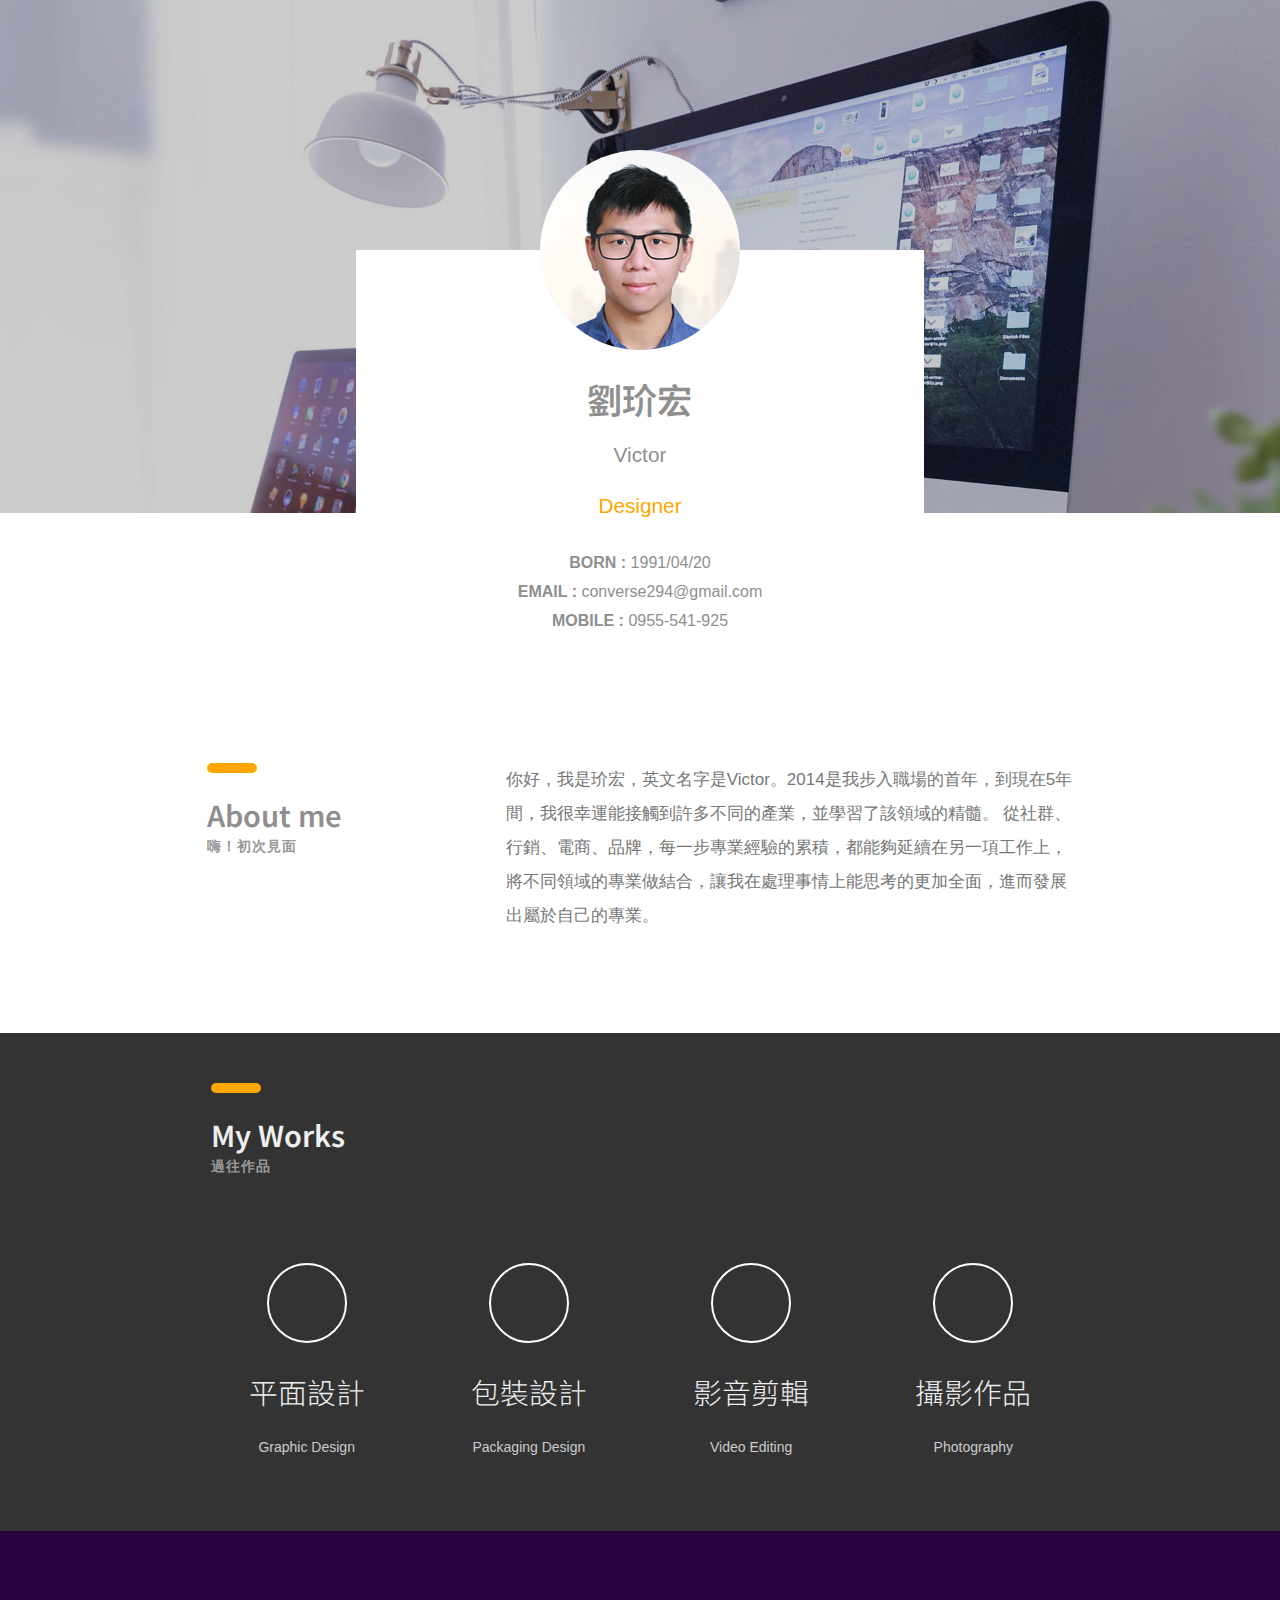
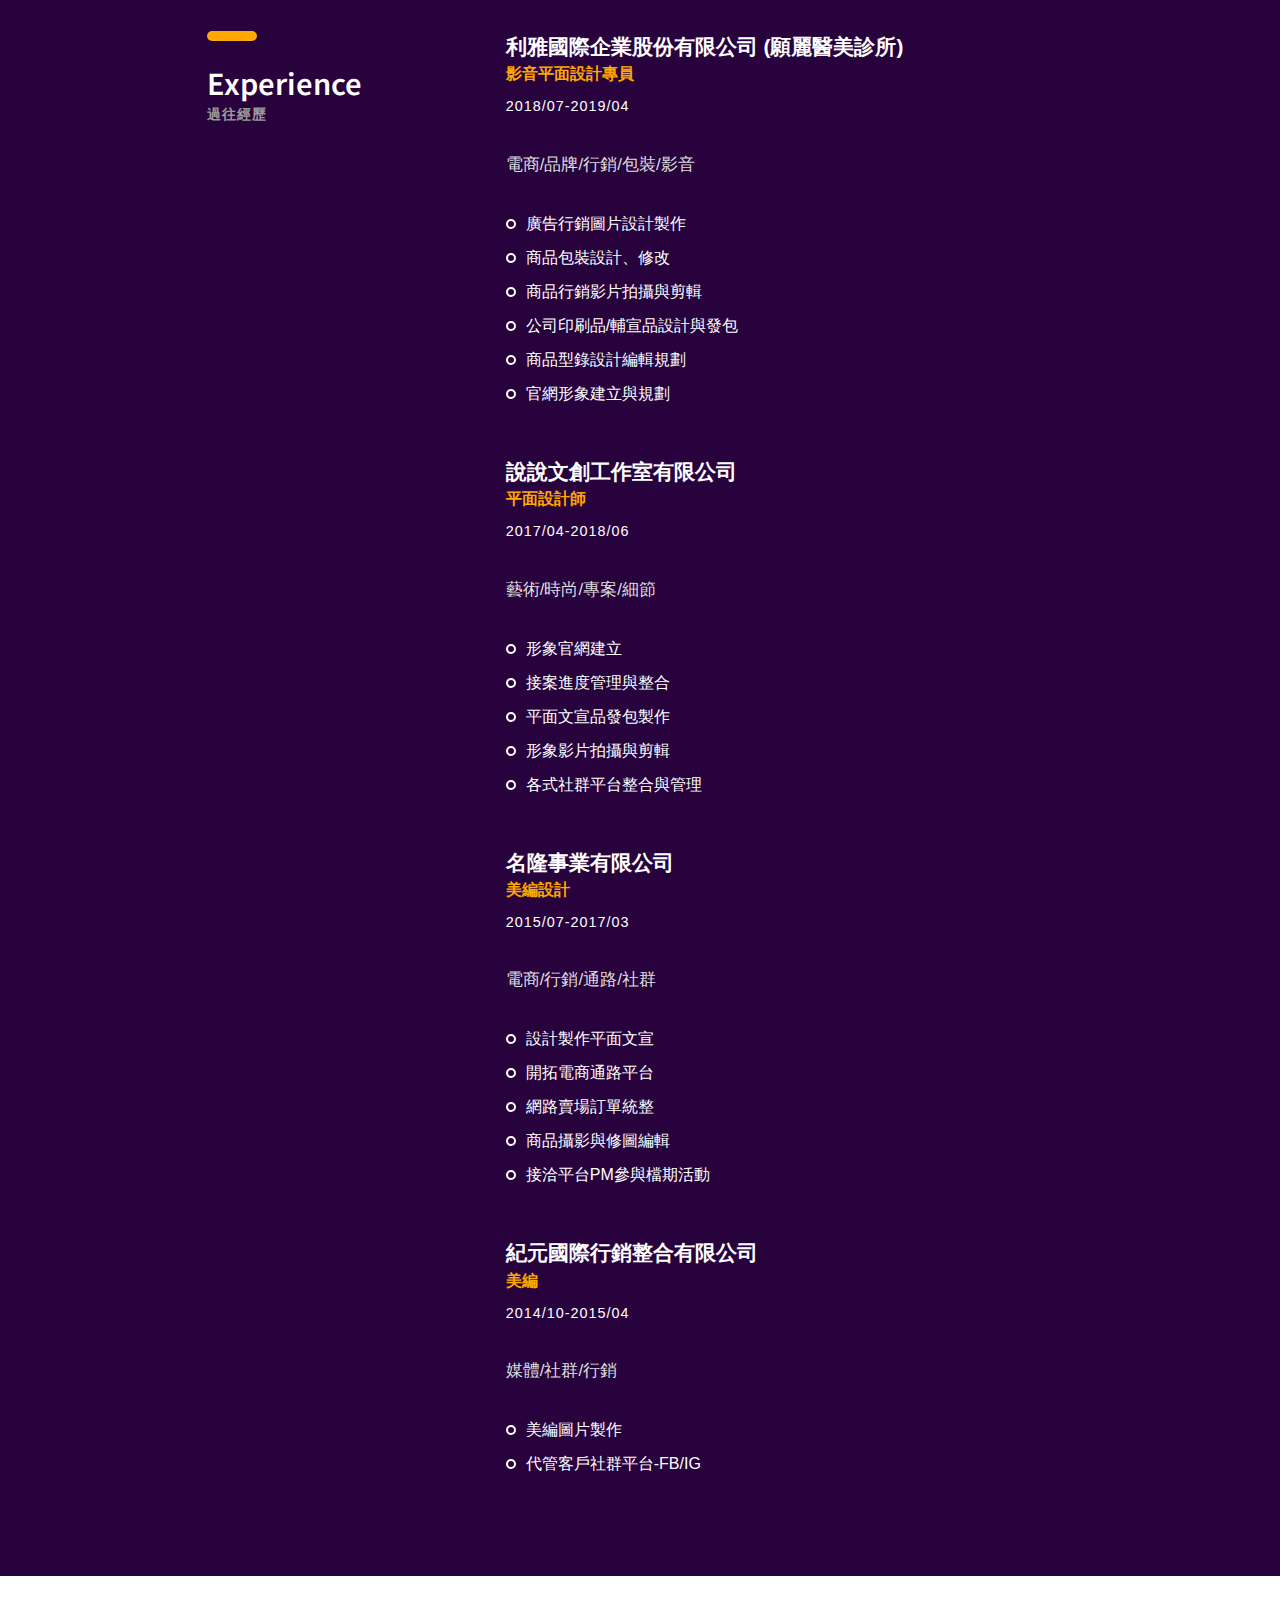
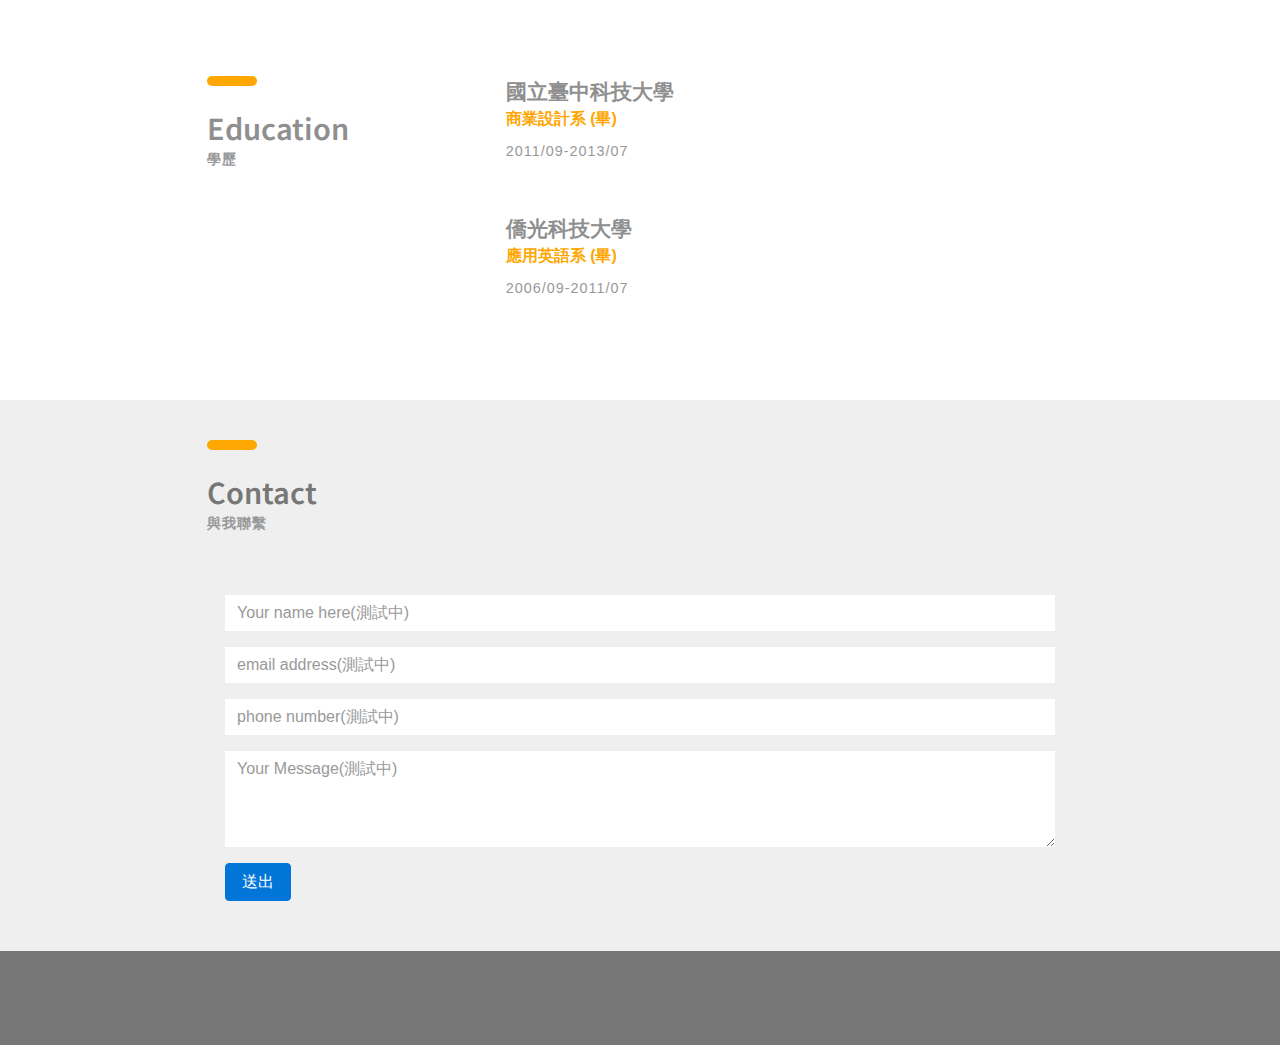
<file: index.html>
<!DOCTYPE HTML>
<html lang="en">
<head>
	<title>Victor's Portfolio</title>
	<meta http-equiv="X-UA-Compatible" content="IE=edge">
    <meta name="viewport" content="width=device-width, initial-scale=1">
	<meta charset="UTF-8">
	
	
	<!-- Font -->
	
	<link href="https://fonts.googleapis.com/css?family=Noto+Sans+TC&display=swap" rel="stylesheet">
	
	<!-- Stylesheets -->
	
	<link href="common-css/bootstrap.css" rel="stylesheet">
	
	<link href="common-css/ionicons.css" rel="stylesheet">
	
	<link href="common-css/fluidbox.min.css" rel="stylesheet">
	
	<link href="01-cv-portfolio/css/styles.css" rel="stylesheet">
	
	<link href="01-cv-portfolio/css/responsive.css" rel="stylesheet">
	
	<link rel="stylesheet" href="https://use.fontawesome.com/releases/v5.7.0/css/all.css" integrity="sha384-lZN37f5QGtY3VHgisS14W3ExzMWZxybE1SJSEsQp9S+oqd12jhcu+A56Ebc1zFSJ" crossorigin="anonymous">
	
</head>
<body>
	
<header class="main_h">

    <div class="row">
        <a class="logo" href="#">P/F</a>

        <div class="mobile-toggle">
            <span></span>
            <span></span>
            <span></span>
        </div>

        <nav>
            <ul>
                <li><a href="#about">ABOUT</a></li>
                <li><a href="works.html">MY WORKS</a></li>
                <li><a href="#experience">EXPERIENCE</a></li>
                <li><a href="#contact">CONTACT</a></li>
            </ul>
        </nav>

    </div> <!-- / row -->

</header>	

	
	<section class="intro-section">
		<div class="container">
			<div class="row">
				<div class="col-md-1 col-lg-2"></div>
				<div class="col-md-10 col-lg-8">
					<div class="intro">
						<div class="profile-img"><img src="images/profile-1-250x250.jpg" alt=""></div>
						<h2><b>劉玠宏</b></h2><p><h4>Victor</h4></p>
						<h4 class="font-yellow">Designer</h4>
						<ul class="information margin-tb-30">
							<li><b>BORN : </b>1991/04/20</li>
							<li><b>EMAIL : </b>converse294@gmail.com</li>
							<li><b>MOBILE : </b>0955-541-925</li>
						</ul>
					</div><!-- intro -->
				</div><!-- col-sm-8 -->
			</div><!-- row -->
		</div><!-- container -->
	</section><!-- intro-section -->
	

	
	<!-------->

	<!-------->
	
	<section class="about-section section" id="about">
		<div class="container">
			<div class="row">
				<div class="col-sm-4">
					<div class="heading">
						<h3><b>About me</b></h3>
						<h6 class="font-lite-black"><b>嗨！初次見面</b></h6>
					</div>
				</div><!-- col-sm-4 -->
				<div class="col-sm-8">
					<p class="margin-b-50">你好，我是玠宏，英文名字是Victor。2014是我步入職場的首年，到現在5年間，我很幸運能接觸到許多不同的產業，並學習了該領域的精髓。
						從社群、行銷、電商、品牌，每一步專業經驗的累積，都能夠延續在另一項工作上，將不同領域的專業做結合，讓我在處理事情上能思考的更加全面，進而發展出屬於自己的專業。</p>			
				</div><!-- col-sm-8 -->	
			</div><!-- row -->
		</div><!-- container -->
	</section><!-- about-section -->
		
	<section class="about-section section" id="skills">
		
			<div class="row">
				<div class="col-sm-4">
					<div class="heading">
						<h3><b>My Works</b></h3>
						<h6 class="font-lite-black"><b>過往作品</b></h6>
					</div>
				</div><!-- col-sm-4 -->
		</div>
		<div class="row skills">
		<div class="col-md-3 text-center">
			<div class="icon">
				<i class="fas fa-pencil-ruler"></i>
			</div>
			<a href="works.html">
			<h3>平面設計</h3>
			<p>Graphic Design</p>
			</a>
			</div>
		<div class="col-md-3 text-center">
			<div class="icon">
				<i class="fab fa-codepen"></i>
			</div>
			<a href="works.html">
			<h3>包裝設計</h3>
			<p>Packaging Design</p>
			</a>
			</div>
		<div class="col-md-3 text-center">
			<div class="icon">
				<i class="fas fa-film"></i>
			</div>
			<a href="works.html">
			<h3>影音剪輯</h3>
			<p>Video Editing</p>
			</a>
			</div>
		
			<div class="col-md-3 text-center">
			<div class="icon">
				<i class="fas fa-camera-retro"></i>
			</div>
			<a href="works.html">
			<h3>攝影作品</h3>
			<p>Photography</p>
			</a>
			</div>		
		
		</div>
		
				
</section>
	
	<section class="experience-section section" id="experience">
		<div class="container">
			<div class="row">
				<div class="col-sm-4">
					<div class="heading">
						<h3><b>Experience</b></h3>
						<h6 class="font-lite-black"><b>過往經歷</b></h6>
					</div>
				</div><!-- col-sm-4 -->
				<div class="col-sm-8">
				
					<div class="experience margin-b-50">
						<h4><b>利雅國際企業股份有限公司 (願麗醫美診所)</b></h4>
						<h5 class="font-yellow"><b>影音平面設計專員</b></h5>
						<h6 class="margin-t-10">2018/07-2019/04</h6>
						<p class="font-semi-white margin-tb-30">電商/品牌/行銷/包裝/影音 </p>
						<ul class="list margin-b-30">
							<li>廣告行銷圖片設計製作</li>
							<li>商品包裝設計、修改</li>
							<li>商品行銷影片拍攝與剪輯</li>
							<li>公司印刷品/輔宣品設計與發包</li>
							<li>商品型錄設計編輯規劃</li>
							<li>官網形象建立與規劃</li>
						</ul>
					</div><!-- experience -->
					
					<div class="experience margin-b-50">
						<h4><b>說說文創工作室有限公司</b></h4>
						<h5 class="font-yellow"><b>平面設計師</b></h5>
						<h6 class="margin-t-10">2017/04-2018/06</h6>
						<p class="font-semi-white margin-tb-30">藝術/時尚/專案/細節 </p>
						<ul class="list margin-b-30">
							<li>形象官網建立</li>
							<li>接案進度管理與整合</li>
							<li>平面文宣品發包製作</li>
							<li>形象影片拍攝與剪輯</li>
							<li>各式社群平台整合與管理</li>
						</ul>
					</div><!-- experience -->
					
					<div class="experience margin-b-50">
						<h4><b>名隆事業有限公司</b></h4>
						<h5 class="font-yellow"><b>美編設計</b></h5>
						<h6 class="margin-t-10">2015/07-2017/03</h6>
						<p class="font-semi-white margin-tb-30">電商/行銷/通路/社群 </p>
						<ul class="list margin-b-30">
							<li>設計製作平面文宣</li>
							<li>開拓電商通路平台</li>
							<li>網路賣場訂單統整</li>
							<li>商品攝影與修圖編輯</li>
							<li>接洽平台PM參與檔期活動</li>
						</ul>
					</div><!-- experience -->
					
					<div class="experience margin-b-50">
						<h4><b>紀元國際行銷整合有限公司</b></h4>
						<h5 class="font-yellow"><b>美編</b></h5>
						<h6 class="margin-t-10">2014/10-2015/04</h6>
						<p class="font-semi-white margin-tb-30">媒體/社群/行銷 </p>
						<ul class="list margin-b-30">
							<li>美編圖片製作</li>
							<li>代管客戶社群平台-FB/IG</li>
						</ul>
					</div><!-- experience -->
					
				</div><!-- col-sm-8 -->
			</div><!-- row -->
		</div><!-- container -->
		
	</section><!-- experience-section -->
	
	<section class="education-section section">
		<div class="container">
			<div class="row">
				<div class="col-sm-4">
					<div class="heading">
						<h3><b>Education</b></h3>
						<h6 class="font-lite-black"><b>學歷</b></h6>
					</div>
				</div><!-- col-sm-4 -->
				<div class="col-sm-8">
					<div class="education-wrapper">
						<div class="education margin-b-50">
							<h4><b>國立臺中科技大學</b></h4>
							<h5 class="font-yellow"><b>商業設計系 (畢)</b></h5>
							<h6 class="font-lite-black margin-t-10">2011/09-2013/07</h6>
						</div><!-- education -->
						
						<div class="education margin-b-50">
							<h4><b>僑光科技大學</b></h4>
							<h5 class="font-yellow"><b>應用英語系 (畢)</b></h5>
							<h6 class="font-lite-black margin-t-10">2006/09-2011/07</h6>
						</div><!-- education -->
						
					</div><!-- education-wrapper -->
				</div><!-- col-sm-8 -->
			</div><!-- row -->
		</div><!-- container -->
		
	</section><!-- about-section -->
	

	<section class="contact-section section" id="contact">
		<div class="container">
			<div class="row">
				<div class="col-sm-4">
					<div class="heading">
						<h3><b>Contact</b></h3>
						<h6 class="font-lite-black"><b>與我聯繫</b></h6>
					</div>
				</div><!-- col-sm-4 -->
		<div class="row">
		<div class="col-md">
		<form class="contact-form">
		<div class="form-group">
		<input type="text" class="form-control" placeholder="Your name here(測試中)">
		</div>
		<div class="form-group">
		<input type="email" class="form-control" placeholder="email address(測試中)">
		</div>
		<div class="form-group">
		<input id="telNo" type="tel" class="form-control" placeholder="phone number(測試中)">
		</div>
		<div class="form-group">
		<textarea class="form-control" rows="4" placeholder="Your Message(測試中)"></textarea> 
		</div>
			<button type="submit" class="btn btn-primary" >送出</button>
		</form>	
		</div>

		</div>
				
			</div><!-- row -->
		</div><!-- container -->
		
	</section><!-- about-section -->	
	
	
	<footer>
		<p class="copyright">
			<!-- Link back to Colorlib can't be removed. Template is licensed under CC BY 3.0. -->
Copyright &copy;<script>document.write(new Date().getFullYear());</script> All rights reserved | This template is made with <i class="ion-heart" aria-hidden="true"></i> by <a href="https://colorlib.com" target="_blank">Colorlib</a>
<!-- Link back to Colorlib can't be removed. Template is licensed under CC BY 3.0. -->
		</p>


	</footer>
	
	
	<!-- SCIPTS -->
	
	<script src="common-js/jquery-3.2.1.min.js"></script>
	
	<script src="common-js/tether.min.js"></script>
	
	<script src="common-js/bootstrap.js"></script>
	
	<script src="common-js/isotope.pkgd.min.js"></script>
	
	<script src="common-js/jquery.waypoints.min.js"></script>
	
	<script src="common-js/progressbar.min.js"></script>
	
	<script src="common-js/jquery.fluidbox.min.js"></script>
	
	<script src="common-js/scripts.js"></script>
	
	<script  src="script.js"></script>

</body>
</html>
</file>
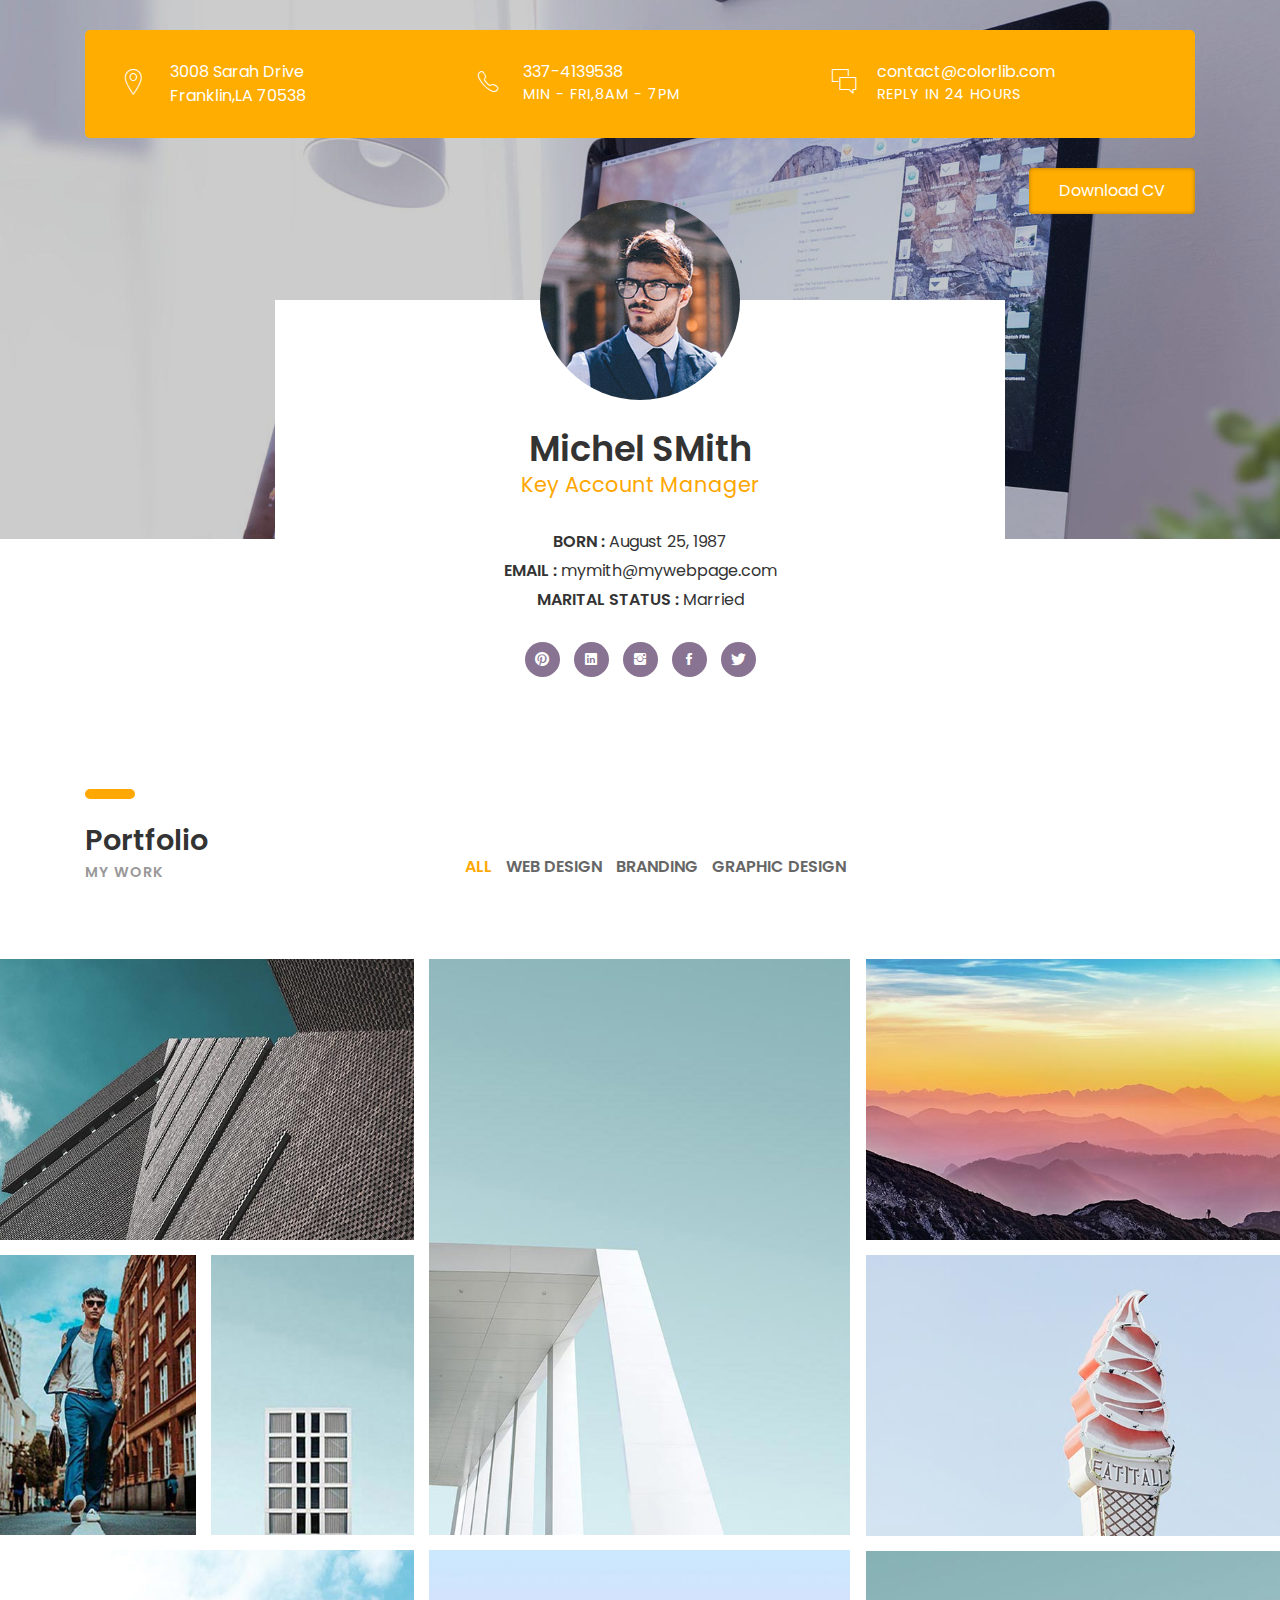
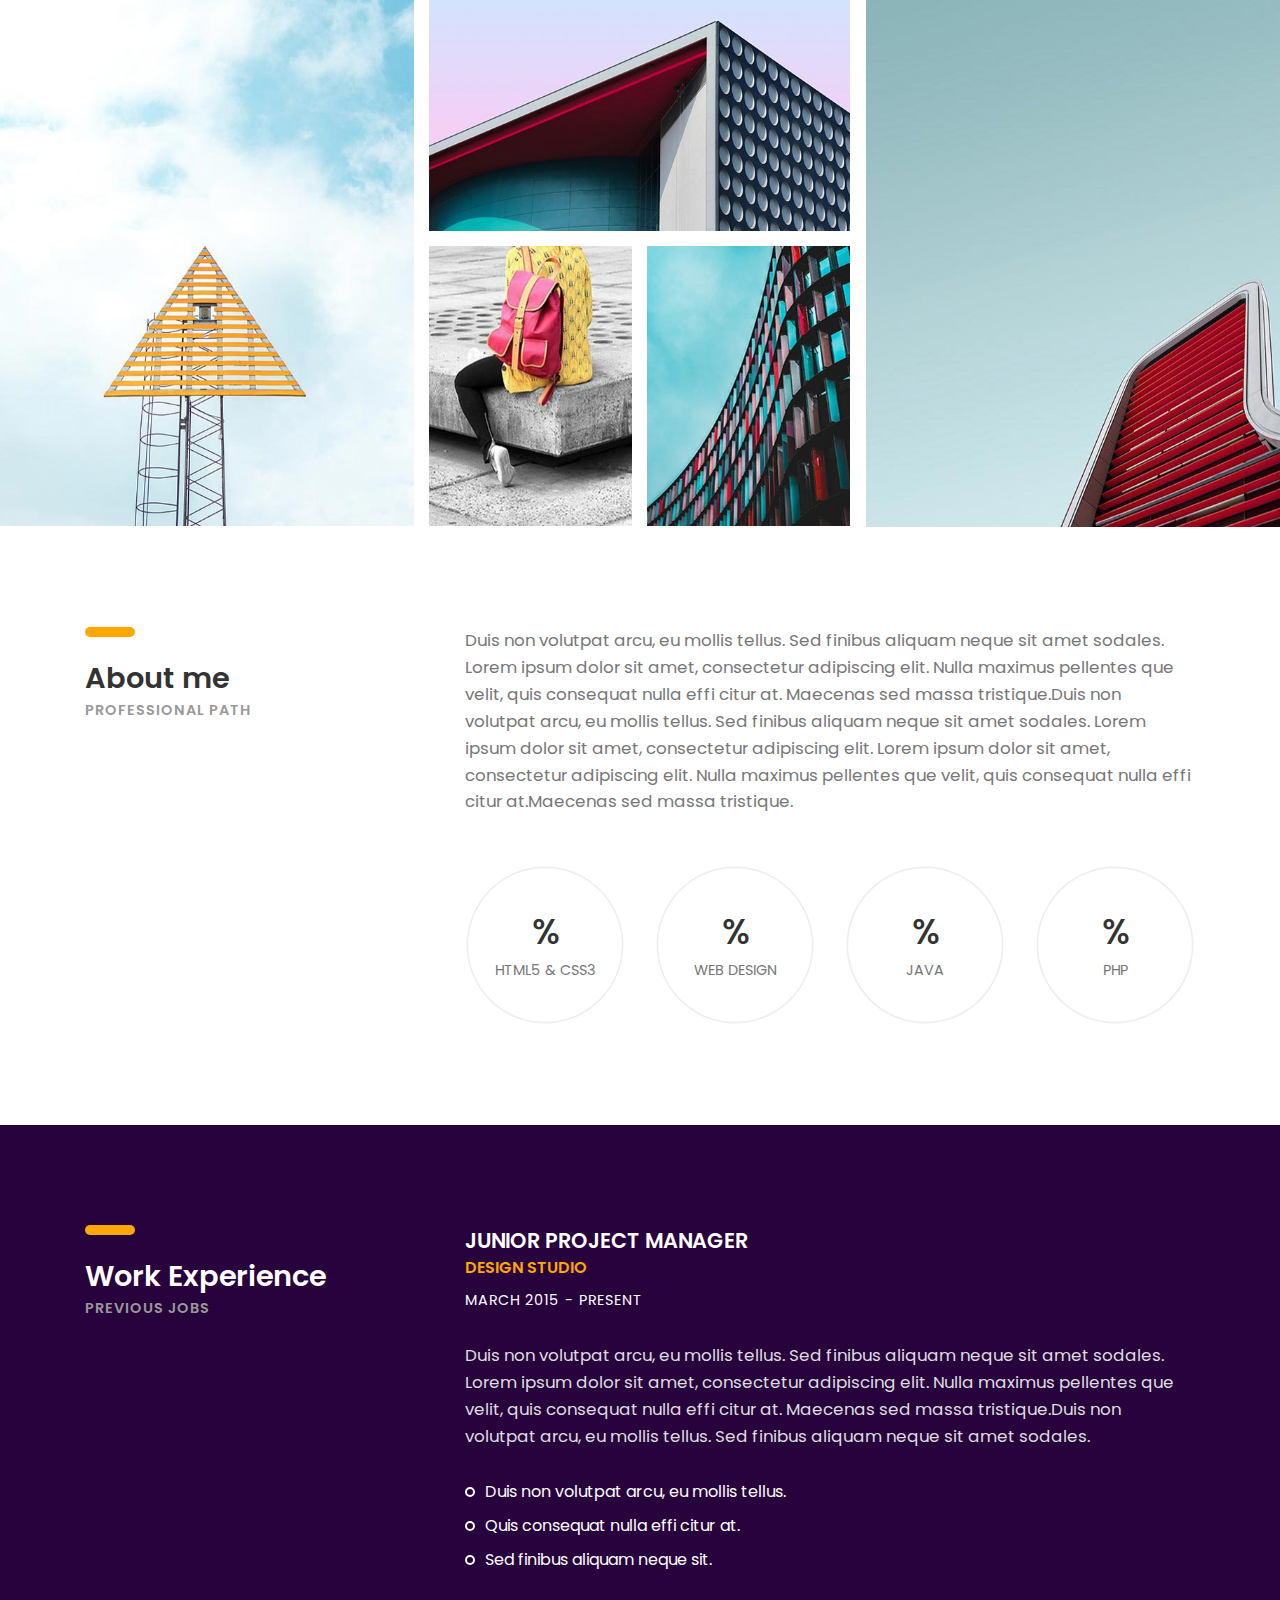
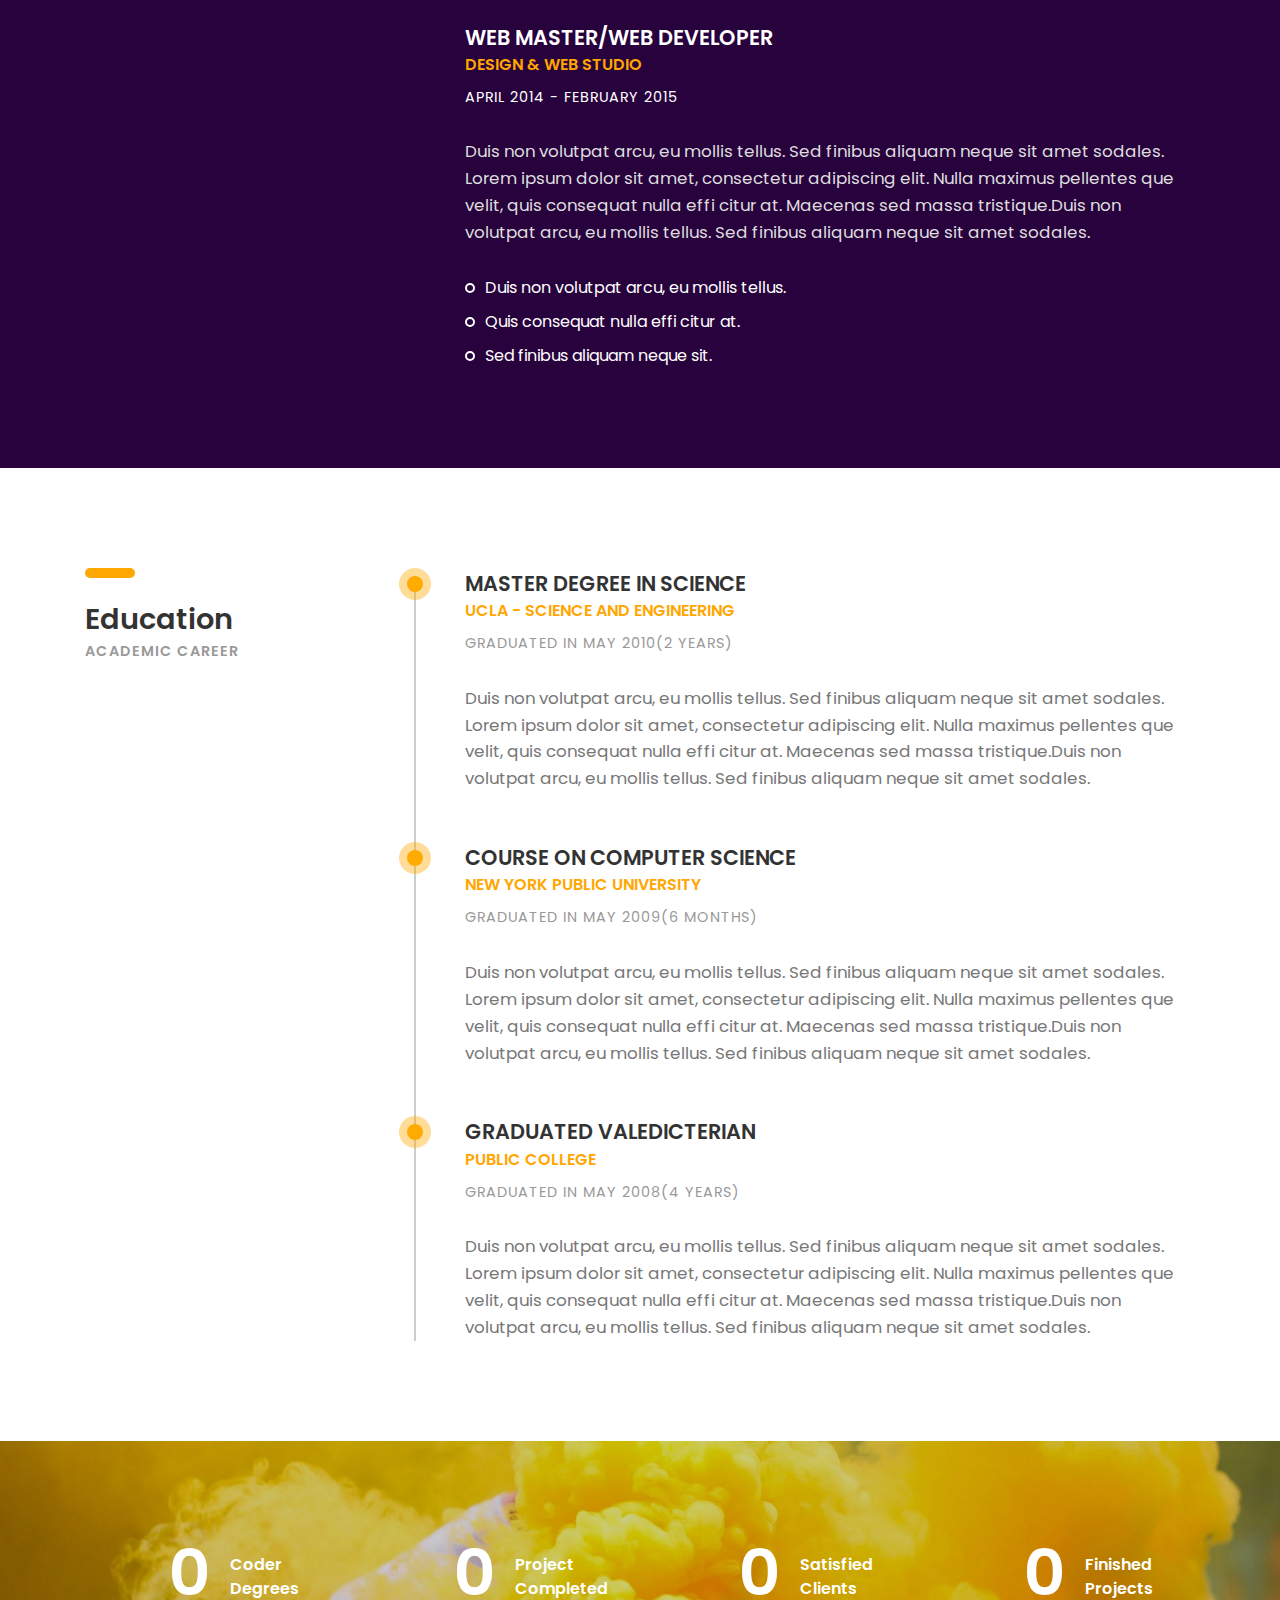
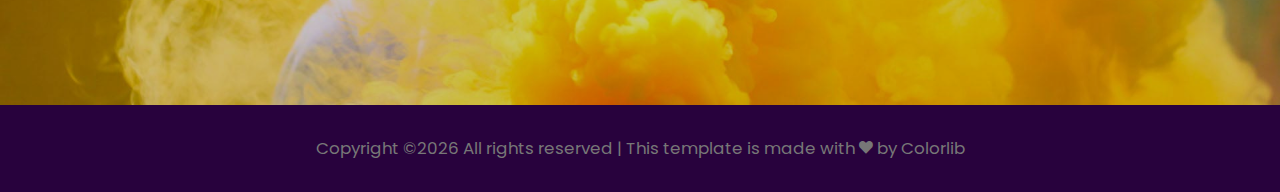
<file: cvportfolio/index.html>
<!DOCTYPE HTML>
<html lang="en">
<head>
	<title>CV - Boxed</title>
	<meta http-equiv="X-UA-Compatible" content="IE=edge">
    <meta name="viewport" content="width=device-width, initial-scale=1">
	<meta charset="UTF-8">
	
	
	<!-- Font -->
	
	<link href="https://fonts.googleapis.com/css?family=Poppins:400,500,600,700%7CAllura" rel="stylesheet">
	
	<!-- Stylesheets -->
	
	<link href="common-css/bootstrap.css" rel="stylesheet">
	
	<link href="common-css/ionicons.css" rel="stylesheet">
	
	<link href="common-css/fluidbox.min.css" rel="stylesheet">
	
	<link href="01-cv-portfolio/css/styles.css" rel="stylesheet">
	
	<link href="01-cv-portfolio/css/responsive.css" rel="stylesheet">
	
</head>
<body>
	
	<header>
		<div class="container">
			<div class="heading-wrapper">
				<div class="row">
					<div class="col-sm-6 col-md-6 col-lg-4">
						<div class="info">
							<i class="icon ion-ios-location-outline"></i>
							<div class="right-area">
								<h5>3008 Sarah Drive</h5>
								<h5>Franklin,LA 70538</h5>
							</div><!-- right-area -->
						</div><!-- info -->
					</div><!-- col-sm-4 -->
					
					<div class="col-sm-6 col-md-6 col-lg-4">
						<div class="info">
							<i class="icon ion-ios-telephone-outline"></i>
							<div class="right-area">
								<h5>337-4139538</h5>
								<h6>MIN - FRI,8AM - 7PM</h6>
							</div><!-- right-area -->
						</div><!-- info -->
					</div><!-- col-sm-4 -->
					
					<div class="col-sm-6 col-md-6 col-lg-4">
						<div class="info">
							<i class="icon ion-ios-chatboxes-outline"></i>
							<div class="right-area">
								<h5>contact@colorlib.com</h5>
								<h6>REPLY IN 24 HOURS</h6>
							</div><!-- right-area -->
						</div><!-- info -->
					</div><!-- col-sm-4 -->
				</div><!-- row -->
			</div><!-- heading-wrapper -->
			
			<a class="downlad-btn" href="#">Download CV</a>
		</div><!-- container -->
	</header>
	
	<section class="intro-section">
		<div class="container">
			<div class="row">
				<div class="col-md-1 col-lg-2"></div>
				<div class="col-md-10 col-lg-8">
					<div class="intro">
						<div class="profile-img"><img src="images/profile-1-250x250.jpg" alt=""></div>
						<h2><b>Michel SMith</b></h2>
						<h4 class="font-yellow">Key Account Manager</h4>
						<ul class="information margin-tb-30">
							<li><b>BORN : </b>August 25, 1987</li>
							<li><b>EMAIL : </b>mymith@mywebpage.com</li>
							<li><b>MARITAL STATUS : </b>Married</li>
						</ul>
						<ul class="social-icons">
							<li><a href="#"><i class="ion-social-pinterest"></i></a></li>
							<li><a href="#"><i class="ion-social-linkedin"></i></a></li>
							<li><a href="#"><i class="ion-social-instagram"></i></a></li>
							<li><a href="#"><i class="ion-social-facebook"></i></a></li>
							<li><a href="#"><i class="ion-social-twitter"></i></a></li>
						</ul>
					</div><!-- intro -->
				</div><!-- col-sm-8 -->
			</div><!-- row -->
		</div><!-- container -->
	</section><!-- intro-section -->
	
	<section class="portfolio-section section">
		<div class="container">
			<div class="row">
				<div class="col-sm-4">
					<div class="heading">
						<h3><b>Portfolio</b></h3>
						<h6 class="font-lite-black"><b>MY WORK</b></h6>
					</div>
				</div><!-- col-sm-4 -->
				<div class="col-sm-8">
					<div class="portfolioFilter clearfix margin-b-80">
						<a href="#" data-filter="*" class="current"><b>ALL</b></a>
						<a href="#" data-filter=".web-design"><b>WEB DESIGN</b></a>
						<a href="#" data-filter=".branding"><b>BRANDING</b></a>
						<a href="#" data-filter=".graphic-design"><b>GRAPHIC DESIGN</b></a>
					</div><!-- portfolioFilter -->
				</div><!-- col-sm-8 -->
			</div><!-- row -->
		</div><!-- container -->
		
		<div class="portfolioContainer">
			
			<div class="p-item web-design">
				<a href="images/portfolio-1-600x400.jpg" data-fluidbox>
					<img src="images/portfolio-1-600x400.jpg" alt=""></a>
			</div><!-- p-item -->
			
			<div class="p-item branding graphic-design">
				<a href="images/portfolio-7-600x800.jpg" data-fluidbox>
					<img src="images/portfolio-7-600x800.jpg" alt=""></a>
			</div><!-- p-item -->
			
			<div class="p-item web-design">
				<a href="images/portfolio-2-600x400.jpg" data-fluidbox>
					<img src="images/portfolio-2-600x400.jpg" alt=""></a>
			</div><!-- p-item -->
			
			<div class="p-item p-item-2 graphic-design">
				<a class="img" href="images/portfolio-8-300x400.jpg" data-fluidbox>
					<img src="images/portfolio-8-300x400.jpg" alt=""></a>
				<a class="img" href="images/portfolio-9-300x400.jpg" data-fluidbox>
					<img src="images/portfolio-9-300x400.jpg" alt=""></a>
			</div><!-- p-item -->
			
			<div class="p-item branding graphic-design">
				<a href="images/portfolio-3-600x400.jpg" data-fluidbox>
					<img src="images/portfolio-3-600x400.jpg" alt=""></a>
			</div><!-- p-item -->
			
			<div class="p-item graphic-design web-design">
				<a href="images/portfolio-4-600x400.jpg" data-fluidbox>
					<img src="images/portfolio-4-600x400.jpg" alt=""></a>
			</div><!-- p-item -->
			
			<div class="p-item  graphic-design branding">
				<a href="images/portfolio-5-600x800.jpg" data-fluidbox>
					<img src="images/portfolio-5-600x800.jpg" alt=""></a>
			</div><!-- p-item -->
				
			<div class="p-item web-design branding">
				<a href="images/portfolio-6-600x800.jpg" data-fluidbox>
					<img src="images/portfolio-6-600x800.jpg" alt=""></a>
			</div><!-- p-item -->

			<div class="p-item p-item-2 graphic-design">
				<a class="img" href="images/portfolio-10-300x400.jpg" data-fluidbox>
					<img src="images/portfolio-10-300x400.jpg" alt=""></a>
				<a class="img" href="images/portfolio-11-300x400.jpg" data-fluidbox>
					<img src="images/portfolio-11-300x400.jpg" alt=""></a>
			</div><!-- p-item -->
		
		</div><!-- portfolioContainer -->
		
	</section><!-- portfolio-section -->
	
	
	<section class="about-section section">
		<div class="container">
			<div class="row">
				<div class="col-sm-4">
					<div class="heading">
						<h3><b>About me</b></h3>
						<h6 class="font-lite-black"><b>PROFESSIONAL PATH</b></h6>
					</div>
				</div><!-- col-sm-4 -->
				<div class="col-sm-8">
					<p class="margin-b-50">Duis non volutpat arcu, eu mollis tellus. Sed finibus aliquam neque 
					sit amet sodales. Lorem ipsum dolor sit amet, consectetur adipiscing elit. 
					Nulla maximus pellentes que velit, quis consequat nulla effi citur at. 
					Maecenas sed massa tristique.Duis non volutpat arcu, eu mollis tellus. 
					Sed finibus aliquam neque sit amet sodales. Lorem ipsum dolor sit amet, 
					consectetur adipiscing elit. Lorem ipsum dolor sit amet, consectetur 
					adipiscing elit. Nulla maximus pellentes que velit, quis consequat nulla 
					effi citur at.Maecenas sed massa tristique.</p>
					
					<div class="row">
						<div class="col-sm-6 col-md-6 col-lg-3">
							<div class="radial-prog-area margin-b-30">
								<div class="radial-progress" data-prog-percent=".97">
									<div></div>
									<h6 class="progress-title">HTML5 & CSS3</h6>
								</div>
							</div><!-- radial-prog-area-->
						</div><!-- col-sm-6-->
					
						<div class="col-sm-6 col-md-6 col-lg-3">
							<div class="radial-prog-area margin-b-30">
								<div class="radial-progress" data-prog-percent=".78">
									<div></div>
									<h6 class="progress-title">WEB DESIGN</h6>
								</div>
							</div><!-- radial-prog-area-->
						</div><!-- col-sm-6-->
						
						<div class="col-sm-6 col-md-6 col-lg-3">
							<div class="radial-prog-area margin-b-30">
								<div class="radial-progress" data-prog-percent=".67">
									<div></div>
									<h6 class="progress-title">JAVA</h6>
								</div>
							</div><!-- radial-prog-area-->
						</div><!-- col-sm-6-->
						
						<div class="col-sm-6 col-md-6 col-lg-3">
							<div class="radial-prog-area margin-b-50">
								<div class="radial-progress" data-prog-percent=".97">
									<div></div>
									<h6 class="progress-title">PHP</h6>
								</div>
							</div><!-- radial-prog-area-->
						</div><!-- col-sm-6-->
					
					</div><!-- row -->
				</div><!-- col-sm-8 -->
			</div><!-- row -->
		</div><!-- container -->
	</section><!-- about-section -->
	
	<section class="experience-section section">
		<div class="container">
			<div class="row">
				<div class="col-sm-4">
					<div class="heading">
						<h3><b>Work Experience</b></h3>
						<h6 class="font-lite-black"><b>PREVIOUS JOBS</b></h6>
					</div>
				</div><!-- col-sm-4 -->
				<div class="col-sm-8">
				
					<div class="experience margin-b-50">
						<h4><b>JUNIOR PROJECT MANAGER</b></h4>
						<h5 class="font-yellow"><b>DESIGN STUDIO</b></h5>
						<h6 class="margin-t-10">MARCH 2015 - PRESENT</h6>
						<p class="font-semi-white margin-tb-30">Duis non volutpat arcu, eu mollis tellus. Sed finibus aliquam neque sit amet sodales. 
							Lorem ipsum dolor sit amet, consectetur adipiscing elit. Nulla maximus pellentes que velit, 
							quis consequat nulla effi citur at. Maecenas sed massa tristique.Duis non volutpat arcu, 
							eu mollis tellus. Sed finibus aliquam neque sit amet sodales. </p>
						<ul class="list margin-b-30">
							<li>Duis non volutpat arcu, eu mollis tellus.</li>
							<li>Quis consequat nulla effi citur at.</li>
							<li>Sed finibus aliquam neque sit.</li>
						</ul>
					</div><!-- experience -->
					
					<div class="experience margin-b-50">
						<h4><b>WEB MASTER/WEB DEVELOPER</b></h4>
						<h5 class="font-yellow"><b>DESIGN & WEB STUDIO</b></h5>
						<h6 class="margin-t-10">APRIL 2014 - FEBRUARY 2015</h6>
						<p class="font-semi-white margin-tb-30">Duis non volutpat arcu, eu mollis tellus. Sed finibus aliquam neque sit amet sodales. 
							Lorem ipsum dolor sit amet, consectetur adipiscing elit. Nulla maximus pellentes que velit, 
							quis consequat nulla effi citur at. Maecenas sed massa tristique.Duis non volutpat arcu, 
							eu mollis tellus. Sed finibus aliquam neque sit amet sodales. </p>
						<ul class="list margin-b-30">
							<li>Duis non volutpat arcu, eu mollis tellus.</li>
							<li>Quis consequat nulla effi citur at.</li>
							<li>Sed finibus aliquam neque sit.</li>
						</ul>
					</div><!-- experience -->
					
				</div><!-- col-sm-8 -->
			</div><!-- row -->
		</div><!-- container -->
		
	</section><!-- experience-section -->
	
	<section class="education-section section">
		<div class="container">
			<div class="row">
				<div class="col-sm-4">
					<div class="heading">
						<h3><b>Education</b></h3>
						<h6 class="font-lite-black"><b>ACADEMIC CAREER</b></h6>
					</div>
				</div><!-- col-sm-4 -->
				<div class="col-sm-8">
					<div class="education-wrapper">
						<div class="education margin-b-50">
							<h4><b>MASTER DEGREE IN SCIENCE</b></h4>
							<h5 class="font-yellow"><b>UCLA - SCIENCE AND ENGINEERING</b></h5>
							<h6 class="font-lite-black margin-t-10">GRADUATED IN MAY 2010(2 YEARS)</h6>
							<p class="margin-tb-30">Duis non volutpat arcu, eu mollis tellus. Sed finibus aliquam neque sit amet sodales. 
							Lorem ipsum dolor sit amet, consectetur adipiscing elit. Nulla maximus pellentes que velit, 
							quis consequat nulla effi citur at. Maecenas sed massa tristique.Duis non volutpat arcu, 
							eu mollis tellus. Sed finibus aliquam neque sit amet sodales. </p>
						</div><!-- education -->
						
						<div class="education margin-b-50">
							<h4><b>COURSE ON COMPUTER SCIENCE</b></h4>
							<h5 class="font-yellow"><b>NEW YORK PUBLIC UNIVERSITY</b></h5>
							<h6 class="font-lite-black margin-t-10">GRADUATED IN MAY 2009(6 MONTHS)</h6>
							<p class="margin-tb-30">Duis non volutpat arcu, eu mollis tellus. Sed finibus aliquam neque sit amet sodales. 
							Lorem ipsum dolor sit amet, consectetur adipiscing elit. Nulla maximus pellentes que velit, 
							quis consequat nulla effi citur at. Maecenas sed massa tristique.Duis non volutpat arcu, 
							eu mollis tellus. Sed finibus aliquam neque sit amet sodales. </p>
						</div><!-- education -->
						
						<div class="education margin-b-50">
							<h4><b>GRADUATED VALEDICTERIAN</b></h4>
							<h5 class="font-yellow"><b>PUBLIC COLLEGE</b></h5>
							<h6 class="font-lite-black margin-t-10">GRADUATED IN MAY 2008(4 YEARS)</h6>
							<p class="margin-tb-30">Duis non volutpat arcu, eu mollis tellus. Sed finibus aliquam neque sit amet sodales. 
							Lorem ipsum dolor sit amet, consectetur adipiscing elit. Nulla maximus pellentes que velit, 
							quis consequat nulla effi citur at. Maecenas sed massa tristique.Duis non volutpat arcu, 
							eu mollis tellus. Sed finibus aliquam neque sit amet sodales. </p>
						</div><!-- education -->
					</div><!-- education-wrapper -->
				</div><!-- col-sm-8 -->
			</div><!-- row -->
		</div><!-- container -->
		
	</section><!-- about-section -->
	
	<section class="counter-section" id="counter">
		<div class="container">
			<div class="row">
			
				<div class="col-sm-6 col-md-6 col-lg-3">
					<div class="counter margin-b-30">
						<h1 class="title"><b><span class="counter-value" data-duration="400" data-count="3">0</span></b></h1>
						<h5 class="desc"><b>Coder Degrees</b></h5>
					</div><!-- counter -->
				</div><!-- col-md-3-->
				
				<div class="col-sm-6 col-md-6 col-lg-3">
					<div class="counter margin-b-30">
						<h1 class="title"><b><span class="counter-value" data-duration="1400" data-count="25">0</span></b></h1>
						<h5 class="desc"><b>Project Completed</b></h5>
					</div><!-- counter -->
				</div><!-- col-md-3-->
				
				<div class="col-sm-6 col-md-6 col-lg-3">
					<div class="counter margin-b-30">
						<h1 class="title"><b><span class="counter-value" data-duration="700" data-count="311">0</span></b></h1>
						<h5 class="desc"><b>Satisfied Clients</b></h5>
					</div><!-- counter -->
				</div><!-- col-md-3-->
				
				<div class="col-sm-6 col-md-6 col-lg-3">
					<div class="counter margin-b-30">
						<h1 class="title"><b><span class="counter-value" data-duration="2000" data-count="732">0</span></b></h1>
						<h5 class="desc"><b>Finished Projects</b></h5>
					</div><!-- margin-b-30 -->
				</div><!-- col-md-3-->
				
			</div><!-- row-->
		</div><!-- container-->
    </section><!-- counter-section-->
	
	<footer>
		<p class="copyright">
			<!-- Link back to Colorlib can't be removed. Template is licensed under CC BY 3.0. -->
Copyright &copy;<script>document.write(new Date().getFullYear());</script> All rights reserved | This template is made with <i class="ion-heart" aria-hidden="true"></i> by <a href="https://colorlib.com" target="_blank">Colorlib</a>
<!-- Link back to Colorlib can't be removed. Template is licensed under CC BY 3.0. -->
		</p>


	</footer>
	
	
	<!-- SCIPTS -->
	
	<script src="common-js/jquery-3.2.1.min.js"></script>
	
	<script src="common-js/tether.min.js"></script>
	
	<script src="common-js/bootstrap.js"></script>
	
	<script src="common-js/isotope.pkgd.min.js"></script>
	
	<script src="common-js/jquery.waypoints.min.js"></script>
	
	<script src="common-js/progressbar.min.js"></script>
	
	<script src="common-js/jquery.fluidbox.min.js"></script>
	
	<script src="common-js/scripts.js"></script>
	
</body>
</html>
</file>
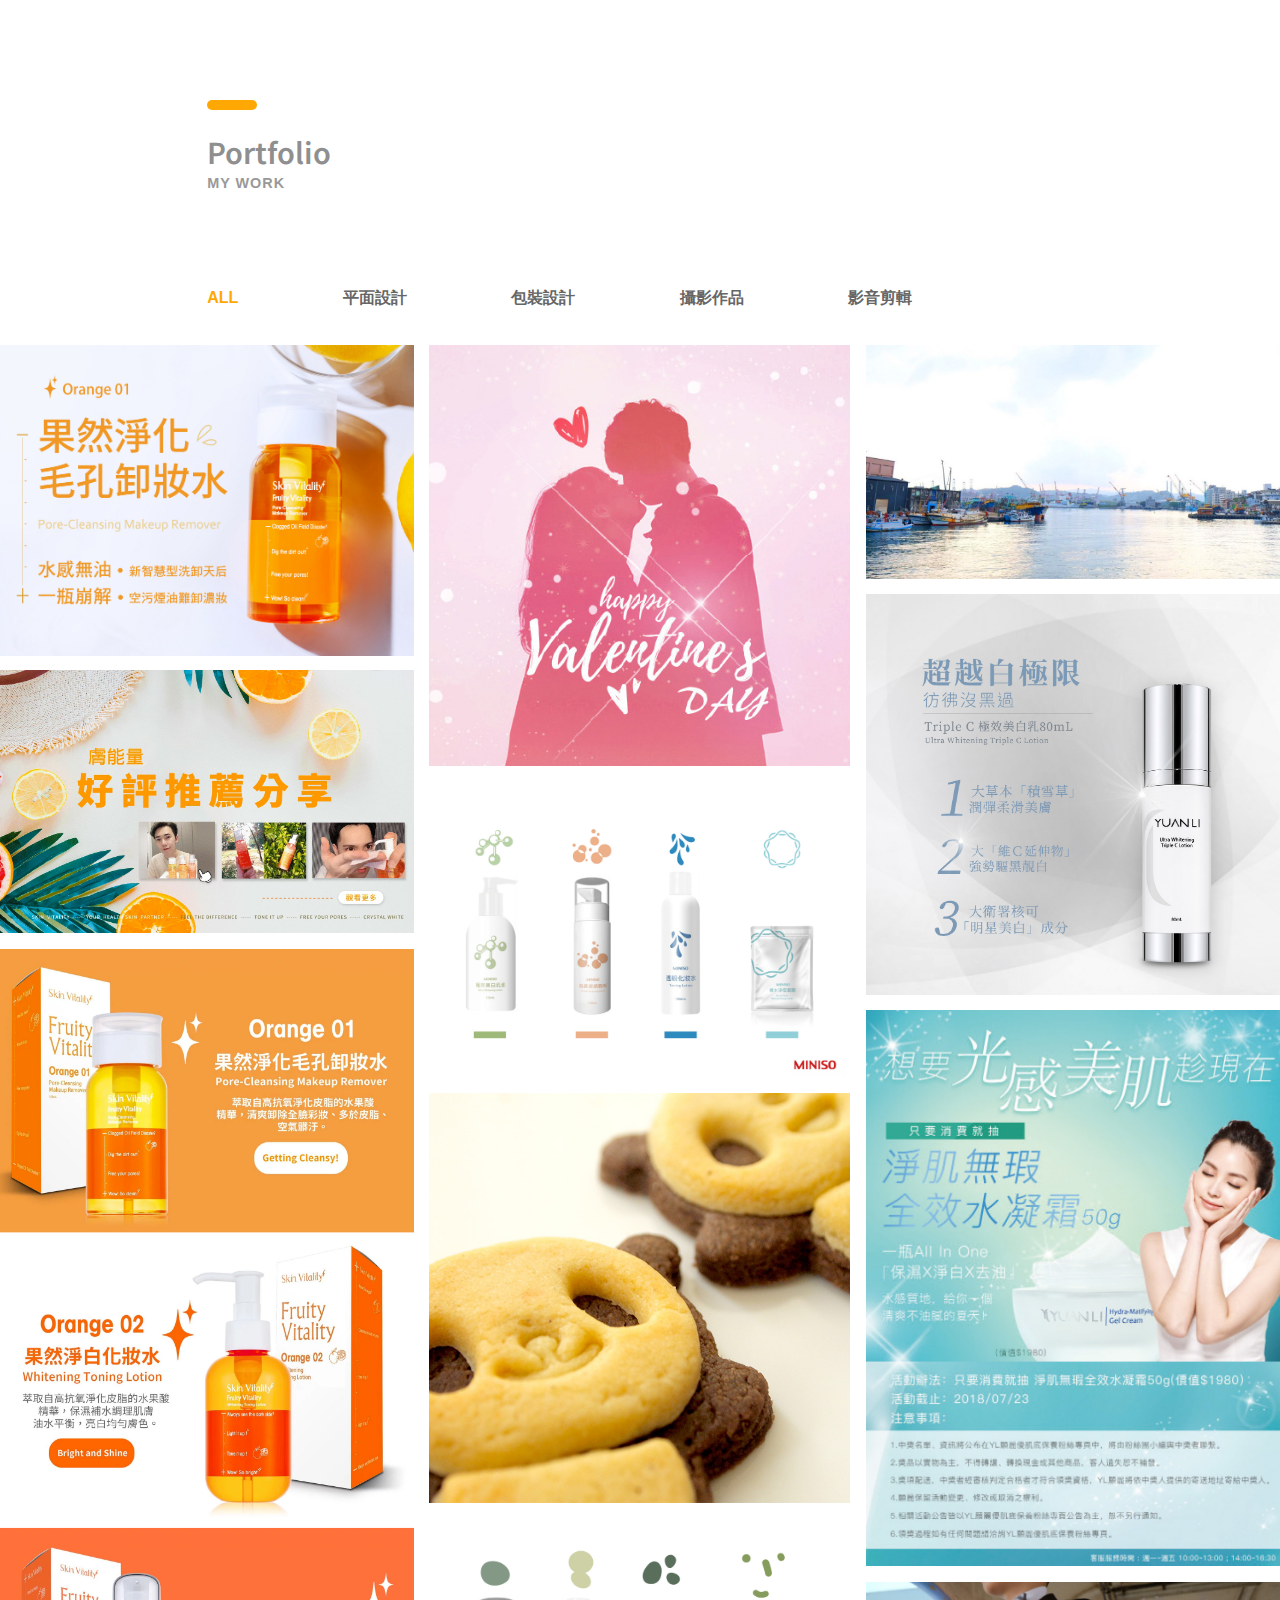
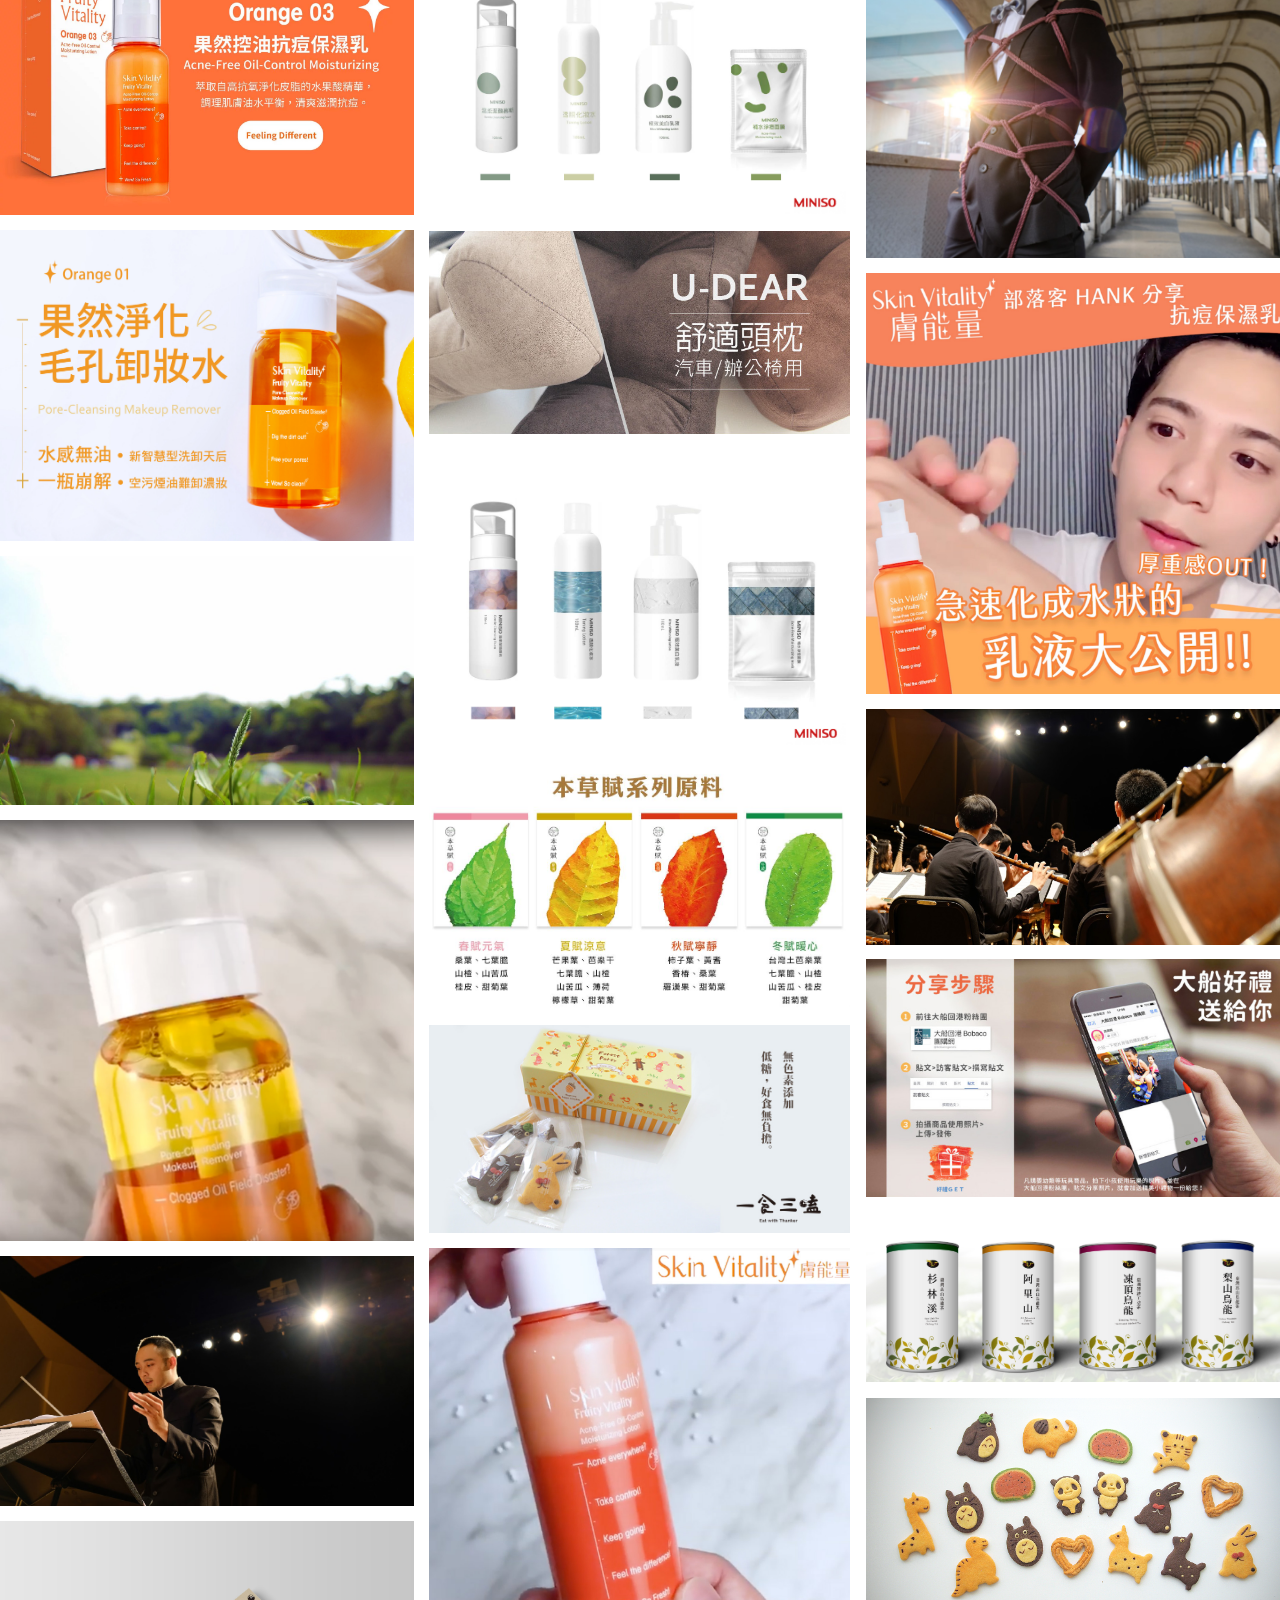
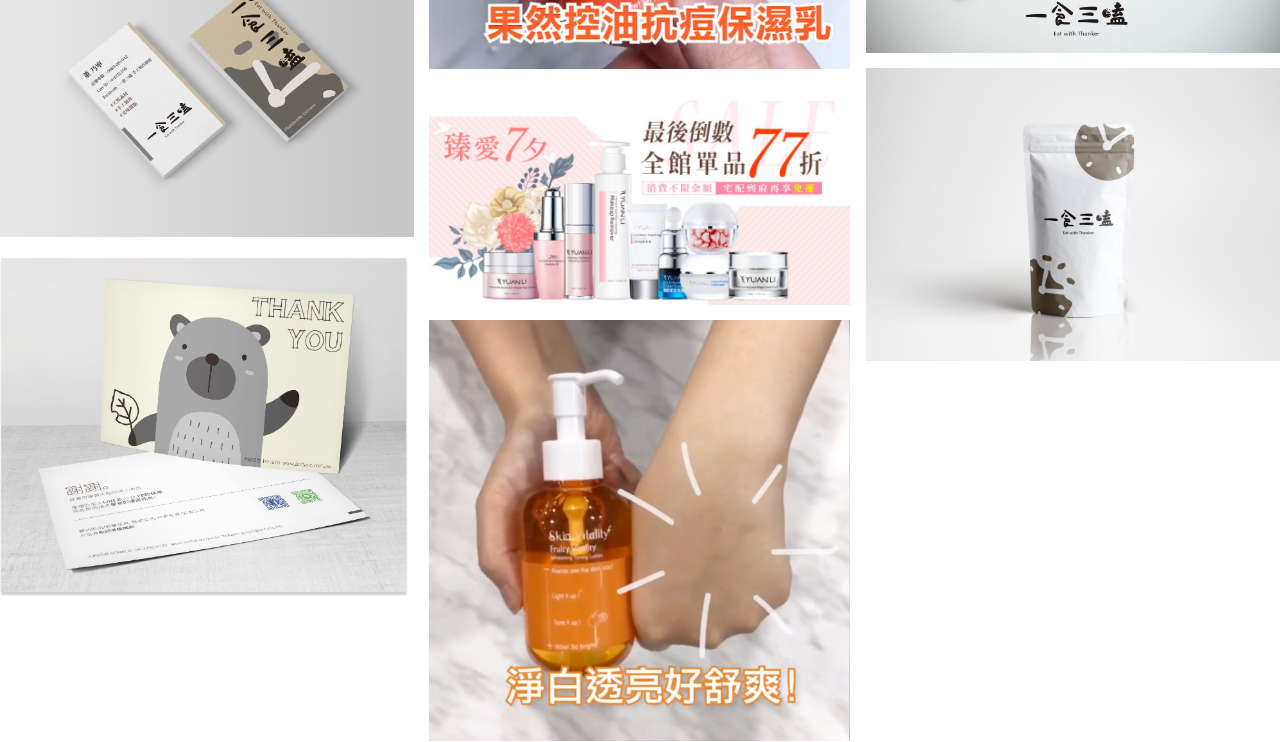
<file: works.html>
<!doctype html>
<html>
<head>
	<title>Victor's Work</title>
	<meta http-equiv="X-UA-Compatible" content="IE=edge">
    <meta name="viewport" content="width=device-width, initial-scale=1">
	<meta charset="UTF-8">
	
	
	<!-- Font -->
	
	<link href="https://fonts.googleapis.com/css?family=Noto+Sans+TC&display=swap" rel="stylesheet">
	
	<!-- Stylesheets -->
	
	<link href="common-css/bootstrap.css" rel="stylesheet">
	
	<link href="common-css/ionicons.css" rel="stylesheet">
	
	<link href="common-css/fluidbox.min.css" rel="stylesheet">
	
	<link href="01-cv-portfolio/css/styles.css" rel="stylesheet">
	
	<link href="01-cv-portfolio/css/responsive.css" rel="stylesheet">
	
	<script type="text/javascript" src="https://code.jquery.com/jquery-1.9.1.js"></script>
	
	<link rel="stylesheet" href="https://use.fontawesome.com/releases/v5.7.0/css/all.css" integrity="sha384-lZN37f5QGtY3VHgisS14W3ExzMWZxybE1SJSEsQp9S+oqd12jhcu+A56Ebc1zFSJ" crossorigin="anonymous">
	
	<script type="text/javascript" src="html5lightbox/jquery.js"></script>
	<script type="text/javascript" src="html5lightbox/html5lightbox.js"></script>
	
</head>

<body>
	
<header class="main_h">

    <div class="row">
        <a class="logo" href="index.html">P/F</a>

        <div class="mobile-toggle">
            <span></span>
            <span></span>
            <span></span>
        </div>

        <nav>
            <ul>
                <li><a href="index.html#about">ABOUT</a></li>
                <li><a href="works.html">MY WORKS</a></li>
                <li><a href="index.html#experience">EXPERIENCE</a></li>
                <li><a href="index.html#contact">CONTACT</a></li>
            </ul>
        </nav>

    </div> <!-- / row -->

</header>	
	
<section class="portfolio-section section">
		<div class="container">
			<div class="row">
				<div class="col-sm-4">
					<div class="heading">
						<h3><b>Portfolio</b></h3>
						<h6 class="font-lite-black"><b>MY WORK</b></h6>
					</div>
				</div><!-- col-sm-4 -->
				<div class="col-sm-12">
					<div class="portfolioFilter clearfix margin-b-80">
						<a href="#" data-filter="*" class="current"><b>ALL</b></a>
						<a href="#" data-filter=".graphic"><b>平面設計</b></a>
						<a href="#" data-filter=".packaging"><b>包裝設計</b></a>
						<a href="#" data-filter=".photography"><b>攝影作品</b></a>
						<a href="#" data-filter=".video"><b>影音剪輯</b></a>
					</div><!-- portfolioFilter -->
				</div><!-- col-sm-8 -->
			</div><!-- row -->
		</div><!-- container -->
		
		<div class="portfolioContainer">
			
			<div class="p-item graphic">
				<a href="images/graphic/sv-01.jpg" data-fluidbox>
					<img src="images/graphic/sv-01.jpg" alt=""></a>
			</div><!-- p-item -->
			
			<div class="p-item graphic">
				<a href="images/graphic/yl-valentines.jpg" data-fluidbox>
					<img src="images/graphic/yl-valentines.jpg" alt=""></a>
			</div><!-- p-item -->
			
			<div class="p-item photography">
				<a href="images/photography/life-01.jpg" data-fluidbox>
					<img src="images/photography/life-01.jpg" alt=""></a>
			</div><!-- p-item -->
			
			<div class="p-item graphic">
				<a href="images/graphic/yl-triplec.jpg" data-fluidbox>
					<img src="images/graphic/yl-triplec.jpg" alt=""></a>
			</div><!-- p-item -->
			
			<div class="p-item graphic">
				<a href="images/graphic/sv-promo.jpg" data-fluidbox>
					<img src="images/graphic/sv-promo.jpg" alt=""></a>
			</div><!-- p-item -->
			
			<div class="p-item packaging">
				<a href="images/packaging/miniso-01.jpg" data-fluidbox>
					<img src="images/packaging/miniso-01.jpg" alt=""></a>
			</div><!-- p-item -->
			
			<div class="p-item graphic">
				<a href="images/graphic/sv-all.jpg" data-fluidbox>
					<img src="images/graphic/sv-all.jpg" alt=""></a>
			</div><!-- p-item -->

			<div class="p-item graphic">
				<a href="images/graphic/yl-gelcream.jpg" data-fluidbox>
					<img src="images/graphic/yl-gelcream.jpg" alt=""></a>
			</div><!-- p-item -->

			<div class="p-item photography">
				<a href="images/photography/thanker-cookies.jpg" data-fluidbox>
					<img src="images/photography/thanker-cookies.jpg" alt=""></a>
			</div><!-- p-item -->
			
			<div class="p-item packaging">
				<a href="images/packaging/miniso-02.jpg" data-fluidbox>
					<img src="images/packaging/miniso-02.jpg" alt=""></a>
			</div><!-- p-item -->

			<div class="p-item photography">
				<a href="images/photography/say3-01.jpg" data-fluidbox>
					<img src="images/photography/say3-01.jpg" alt=""></a>
			</div><!-- p-item -->
			
			<div class="p-item graphic">
				<a href="images/graphic/sv-01.jpg" data-fluidbox>
					<img src="images/graphic/sv-01.jpg" alt=""></a>
			</div><!-- p-item -->
			
			<div class="p-item graphic">
				<a href="images/graphic/bobaco-udear.jpg" data-fluidbox>
					<img src="images/graphic/bobaco-udear.jpg" alt=""></a>
			</div><!-- p-item -->
			
			<div class="p-item video">
				<a href="https://youtu.be/j57v1A5ZlZk" class="html5lightbox">
					<img src="images/video/sv03-hank.jpg" alt=""></a>
			</div><!-- p-item -->
			

						
			<div class="p-item packaging">
				<a href="images/packaging/miniso-03.jpg" data-fluidbox>
					<img src="images/packaging/miniso-03.jpg" alt=""></a>
			</div><!-- p-item -->
			
			<div class="p-item photography">
				<a href="images/photography/life-02.jpg" data-fluidbox>
					<img src="images/photography/life-02.jpg" alt=""></a>
			</div><!-- p-item -->
			
			<div class="p-item photography">
				<a href="images/photography/yi-01.jpg" data-fluidbox>
					<img src="images/photography/yi-01.jpg" alt=""></a>
			</div><!-- p-item -->

			<div class="p-item graphic">
				<a href="images/graphic/shenqi.JPG" data-fluidbox>
					<img src="images/graphic/shenqi.JPG" alt=""></a>
			</div><!-- p-item -->
			
			<div class="p-item video">
				<a href="https://www.youtube.com/watch?v=bBCMkOjpLnQ" class="html5lightbox">
					<img src="images/video/sv01.jpg" alt=""></a>
			</div><!-- p-item -->
			
			<div class="p-item graphic">
				<a href="images/graphic/bobaco-share.jpg" data-fluidbox>
					<img src="images/graphic/bobaco-share.jpg" alt=""></a>
			</div><!-- p-item -->
			
			<div class="p-item graphic">
				<a href="images/graphic/thanker-banner.jpg" data-fluidbox>
					<img src="images/graphic/thanker-banner.jpg" alt=""></a>
			</div><!-- p-item -->
				
			<div class="p-item packaging">
				<a href="images/packaging/longya-teacan.jpg" data-fluidbox>
					<img src="images/packaging/longya-teacan.jpg" alt=""></a>
			</div><!-- p-item -->
			
			<div class="p-item video">
				<a href="https://www.youtube.com/watch?v=QFrv9A7ZPXE" class="html5lightbox">
					<img src="images/video/sv03.jpg" alt=""></a>
			</div><!-- p-item -->
			
			<div class="p-item photography">
				<a href="images/photography/yi-02.jpg" data-fluidbox>
					<img src="images/photography/yi-02.jpg" alt=""></a>
			</div><!-- p-item -->
			
			<div class="p-item photography">
				<a href="images/photography/thanker-cookiesall.jpg" data-fluidbox>
					<img src="images/photography/thanker-cookiesall.jpg" alt=""></a>
			</div><!-- p-item -->
			
			<div class="p-item graphic">
				<a href="images/graphic/thanker-businesscard.jpg" data-fluidbox>
					<img src="images/graphic/thanker-businesscard.jpg" alt=""></a>
			</div><!-- p-item -->
			
			<div class="p-item packaging">
				<a href="images/packaging/thanker-packaging.jpg" data-fluidbox>
					<img src="images/packaging/thanker-packaging.jpg" alt=""></a>
			</div><!-- p-item -->
			
			<div class="p-item graphic">
				<a href="images/graphic/yl-finalsale.jpg" data-fluidbox>
					<img src="images/graphic/yl-finalsale.jpg" alt=""></a>
			</div><!-- p-item -->
			
			<div class="p-item graphic">
				<a href="images/graphic/bobaco-poscard.jpg" data-fluidbox>
					<img src="images/graphic/bobaco-poscard.jpg" alt="大船回港-文宣小物"></a>
			</div><!-- p-item -->
						
		  <div class="p-item video">
				<a href="https://www.youtube.com/watch?v=9DRR9FXmkyU" class="html5lightbox">
					<img src="images/video/sv02.jpg" alt=""></a>
			</div><!-- p-item -->
			
	
<!-- 兩張圖片並齊
			<div class="p-item p-item-2 photography">
				<a class="img" href="images/portfolio-8-300x400.jpg" data-fluidbox>
					<img src="images/portfolio-8-300x400.jpg" alt=""></a>
				<a class="img" href="images/portfolio-9-300x400.jpg" data-fluidbox>
					<img src="images/portfolio-9-300x400.jpg" alt=""></a>
			</div><!-- p-item -->

		
		</div><!-- portfolioContainer -->
		
	</section><!-- portfolio-section -->
	

	<!-- SCIPTS -->
	
	<script src="common-js/jquery-3.2.1.min.js"></script>
	
	<script src="common-js/tether.min.js"></script>
	
	<script src="common-js/bootstrap.js"></script>
	
	<script src="common-js/isotope.pkgd.min.js"></script>
	
	<script src="common-js/jquery.waypoints.min.js"></script>
	
	<script src="common-js/progressbar.min.js"></script>
	
	<script src="common-js/jquery.fluidbox.min.js"></script>
	
	<script src="common-js/scripts.js"></script>
	
	<script  src="script.js"></script>
	
	<script type="text/javascript" src="html5lightbox/html5lightbox.js"></script>
	
</body>
</html>
</file>
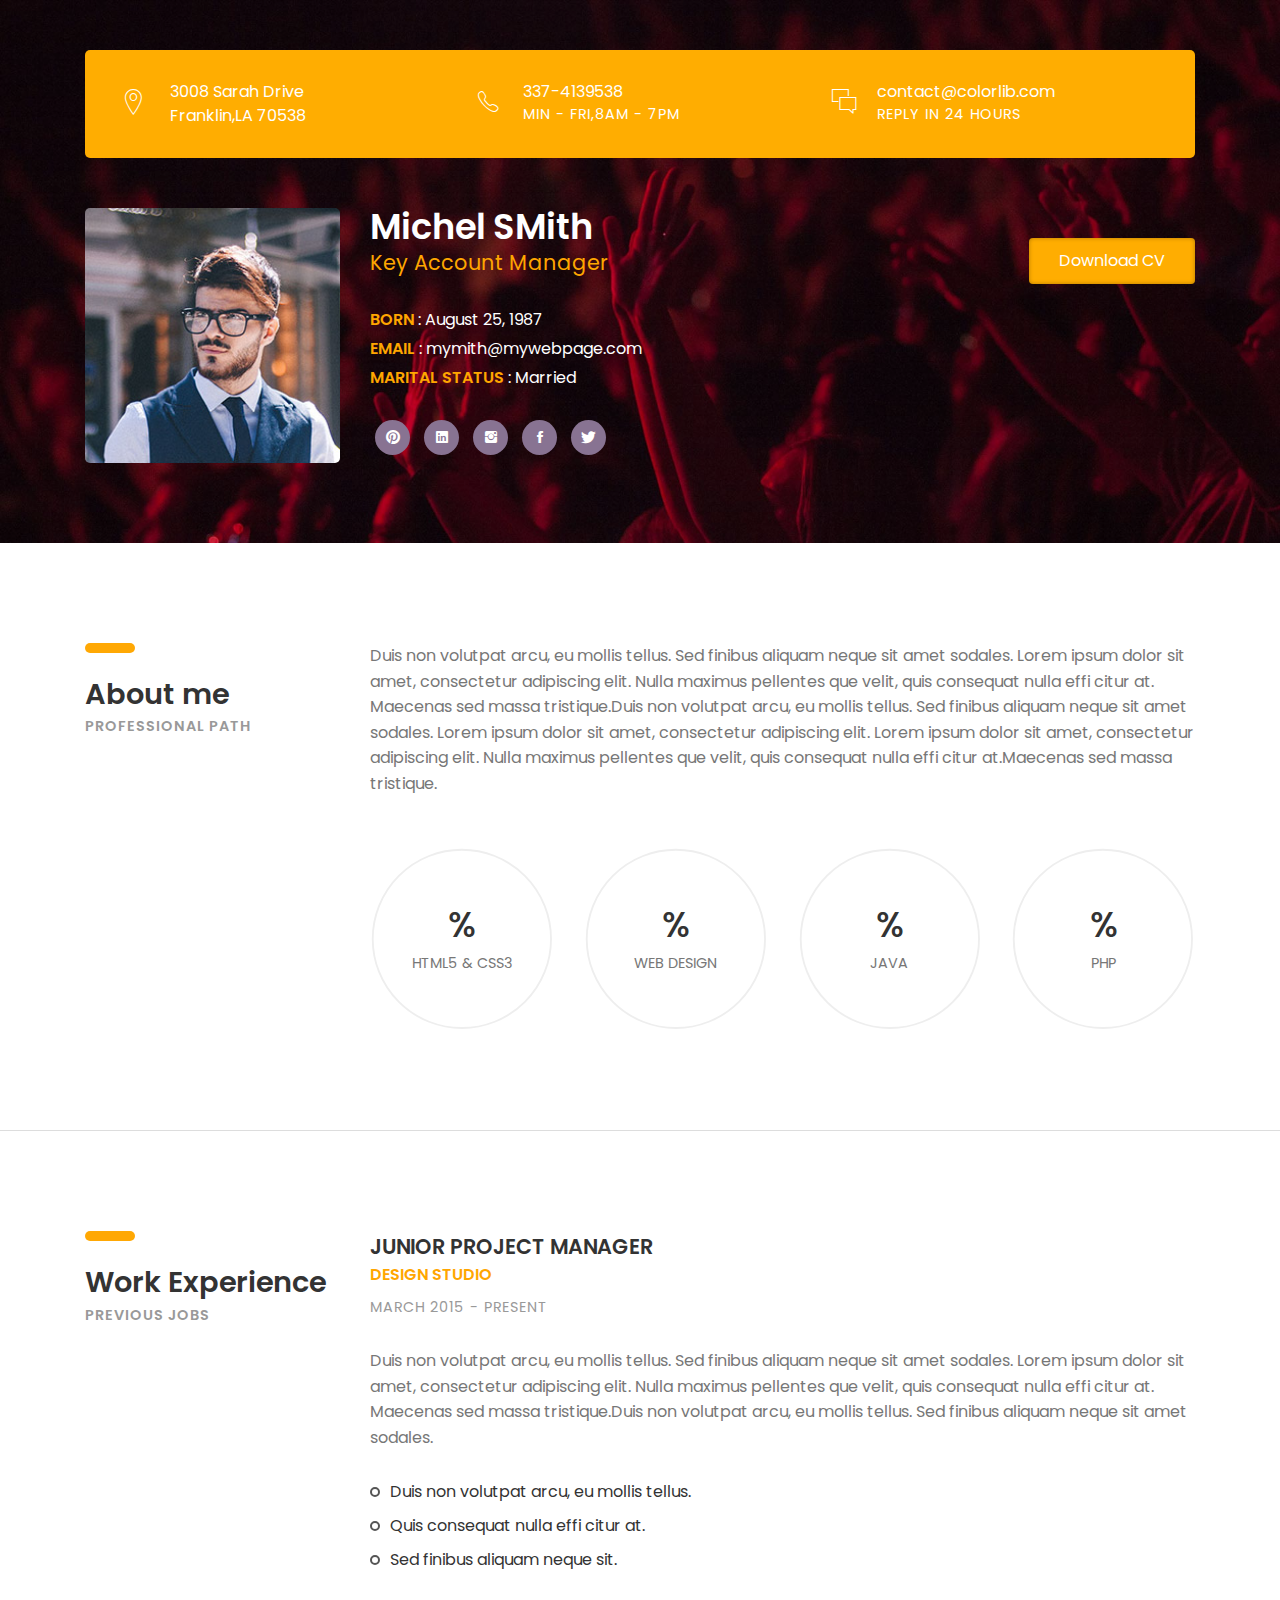
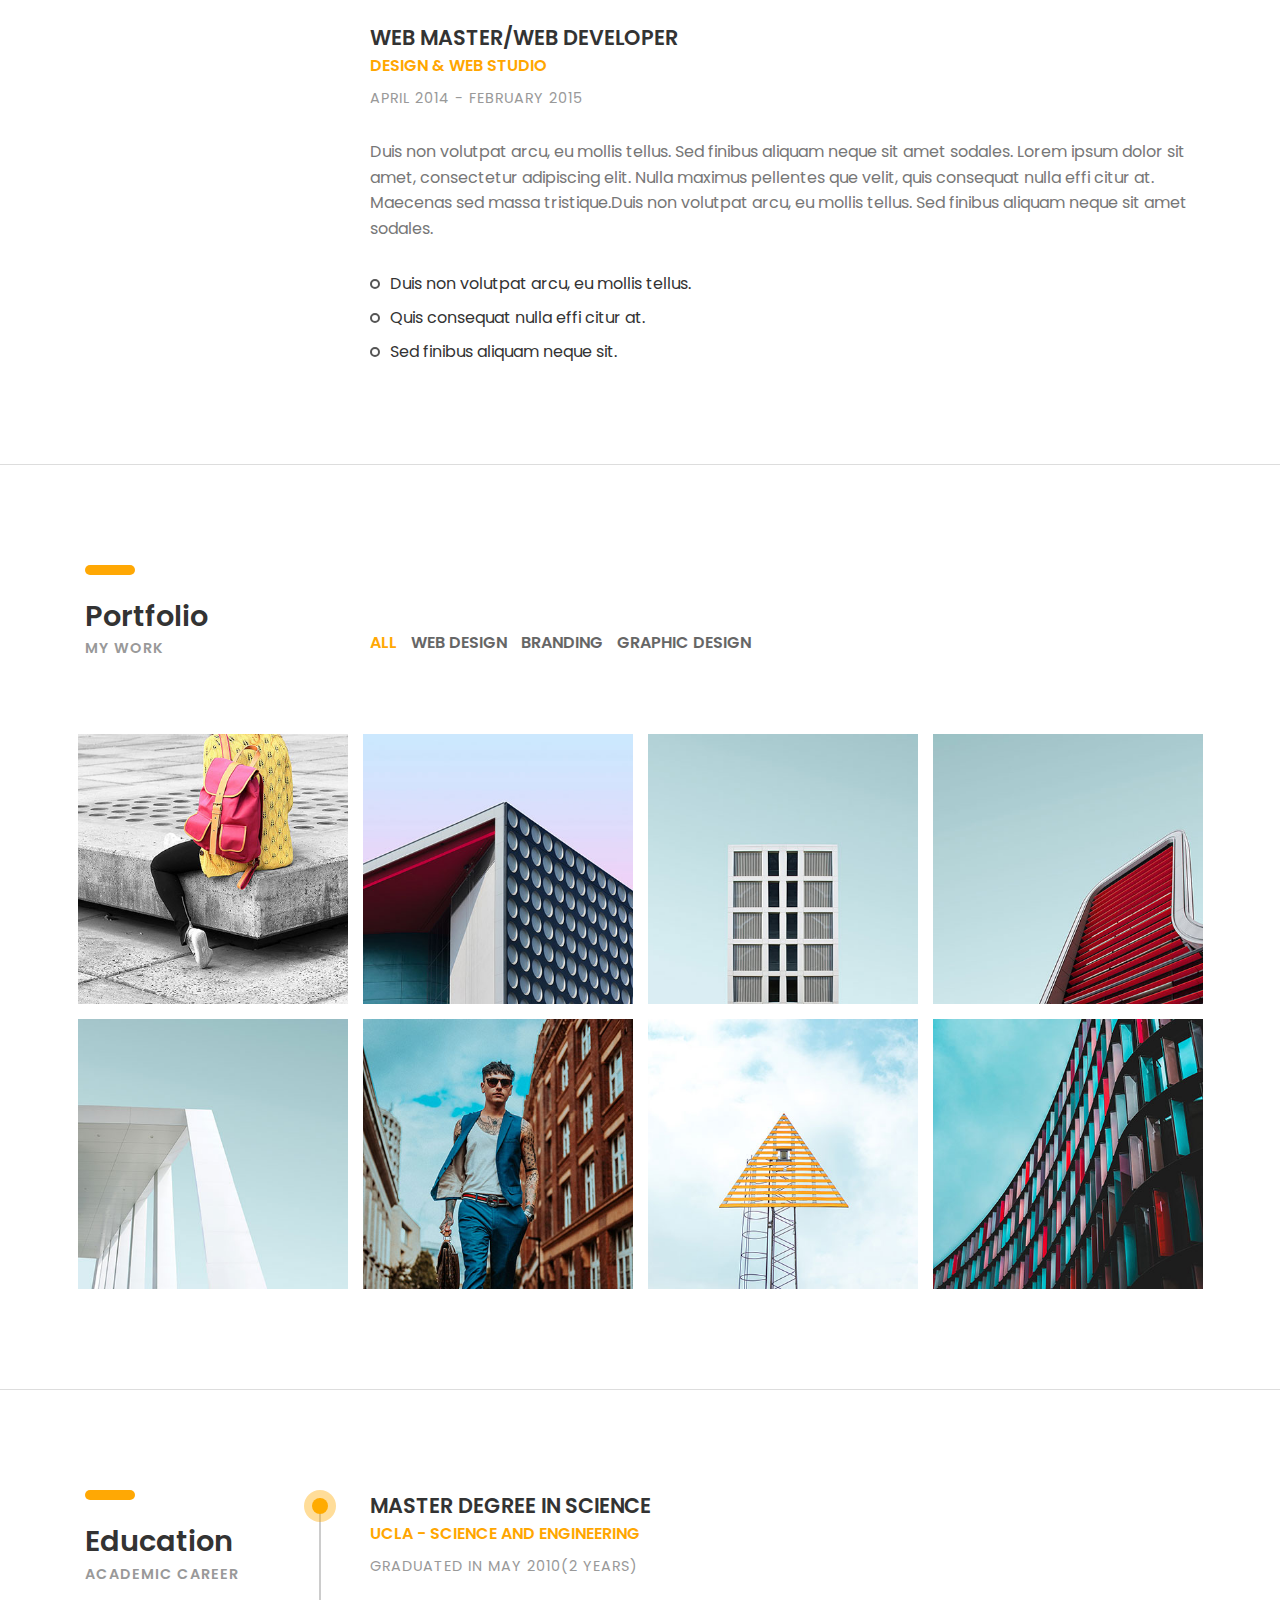
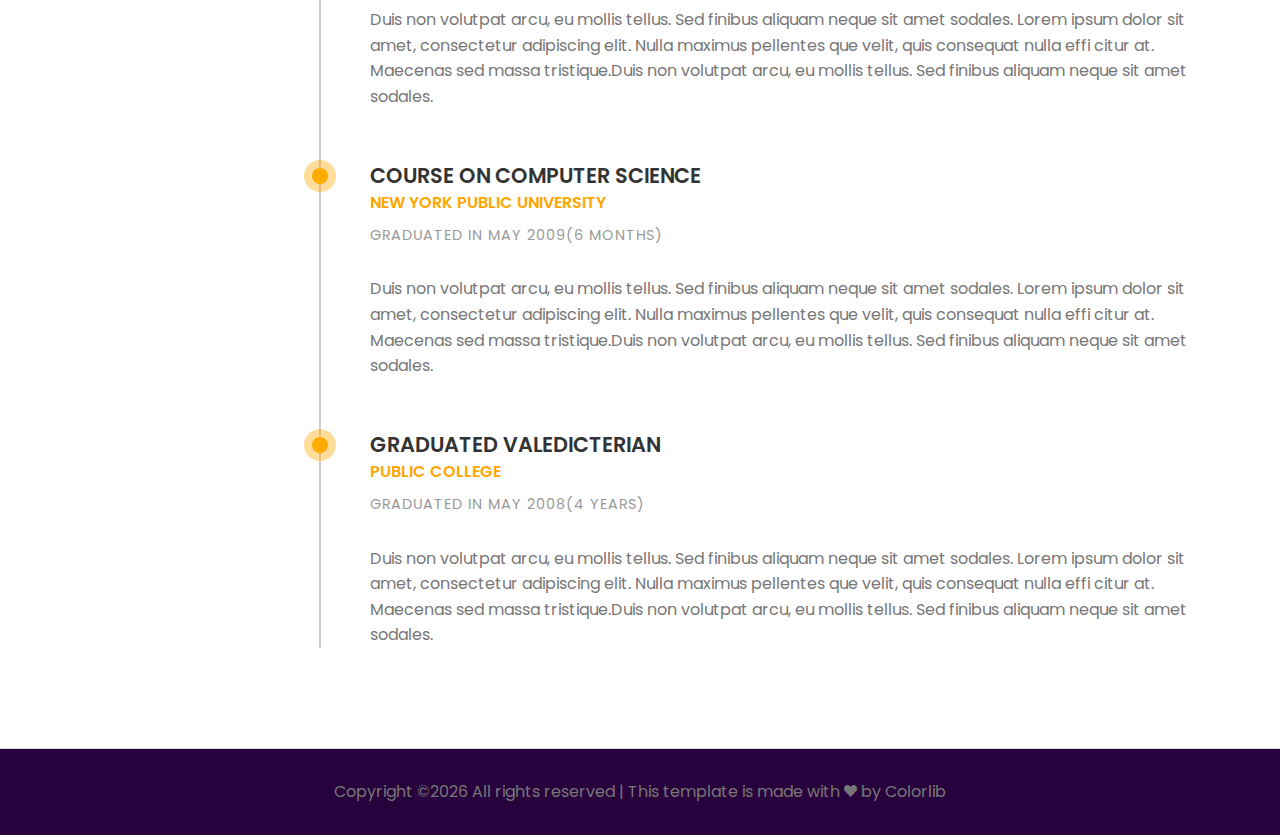
<file: cvportfolio/02-cv-boxed.html>
<!DOCTYPE HTML>
<html lang="en">
<head>
	<title>CV - Portfolio</title>
	<meta http-equiv="X-UA-Compatible" content="IE=edge">
    <meta name="viewport" content="width=device-width, initial-scale=1">
	<meta charset="UTF-8">
	
	
	<!-- Font -->
	
	<link href="https://fonts.googleapis.com/css?family=Poppins:400,500,600,700%7CAllura" rel="stylesheet">
	
	<!-- Stylesheets -->
	
	<link href="common-css/bootstrap.css" rel="stylesheet">
	
	<link href="common-css/ionicons.css" rel="stylesheet">
	
	<link href="common-css/fluidbox.min.css" rel="stylesheet">
	
	<link href="02-cv-boxed/css/styles.css" rel="stylesheet">
	
	<link href="02-cv-boxed/css/responsive.css" rel="stylesheet">
	
</head>
<body>
	
	<section class="intro-section">
		<div class="container">
		
			<div class="heading-wrapper">
				<div class="row">
					<div class="col-sm-6 col-md-6 col-lg-4">
						<div class="info">
							<i class="icon ion-ios-location-outline"></i>
							<div class="right-area">
								<h5>3008 Sarah Drive</h5>
								<h5>Franklin,LA 70538</h5>
							</div><!-- right-area -->
						</div><!-- info -->
					</div><!-- col-sm-4 -->
					
					<div class="col-sm-6 col-md-6 col-lg-4">
						<div class="info">
							<i class="icon ion-ios-telephone-outline"></i>
							<div class="right-area">
								<h5>337-4139538</h5>
								<h6>MIN - FRI,8AM - 7PM</h6>
							</div><!-- right-area -->
						</div><!-- info -->
					</div><!-- col-sm-4 -->
					
					<div class="col-sm-6 col-md-6 col-lg-4">
						<div class="info">
							<i class="icon ion-ios-chatboxes-outline"></i>
							<div class="right-area">
								<h5>contact@colorlib.com</h5>
								<h6>REPLY IN 24 HOURS</h6>
							</div><!-- right-area -->
						</div><!-- info -->
					</div><!-- col-sm-4 -->
				</div><!-- row -->
			</div><!-- heading-wrapper -->
			
		
		
			<div class="intro">
				<div class="row">
				
					<div class="col-sm-8 col-md-4 col-lg-3">
						<div class="profile-img margin-b-30"><img src="images/profile-1-250x250.jpg" alt=""></div>
					</div><!-- col-sm-8 -->
					
					<div class="col-sm-10 col-md-5 col-lg-6">		
							<h2><b>Michel SMith</b></h2>
							<h4 class="font-yellow">Key Account Manager</h4>
							<ul class="information margin-tb-30">
								<li><b class="font-yellow">BORN</b> : August 25, 1987</li>
								<li><b class="font-yellow">EMAIL</b> : mymith@mywebpage.com</li>
								<li><b class="font-yellow">MARITAL STATUS</b> : Married</li>
							</ul>
							<ul class="social-icons">
								<li><a href="#"><i class="ion-social-pinterest"></i></a></li>
								<li><a href="#"><i class="ion-social-linkedin"></i></a></li>
								<li><a href="#"><i class="ion-social-instagram"></i></a></li>
								<li><a href="#"><i class="ion-social-facebook"></i></a></li>
								<li><a href="#"><i class="ion-social-twitter"></i></a></li>
							</ul>
					</div><!-- col-sm-8 -->
					
					<div class="col-sm-10 col-md-3 col-lg-3">
						<a class="downlad-btn" href="#">Download CV</a>
					</div><!-- col-lg-2 -->
			
				</div><!-- row -->
			
			</div><!-- intro -->
		</div><!-- container -->
	</section><!-- intro-section -->
	
	
	<section class="about-section section">
		<div class="container">
			<div class="row">
				<div class="col-sm-12 col-md-3">
					<div class="heading">
						<h3><b>About me</b></h3>
						<h6 class="font-lite-black"><b>PROFESSIONAL PATH</b></h6>
					</div>
				</div><!-- col-sm-3 -->
				<div class="col-sm-12 col-md-9">
					<p class="margin-b-50">Duis non volutpat arcu, eu mollis tellus. Sed finibus aliquam neque 
					sit amet sodales. Lorem ipsum dolor sit amet, consectetur adipiscing elit. 
					Nulla maximus pellentes que velit, quis consequat nulla effi citur at. 
					Maecenas sed massa tristique.Duis non volutpat arcu, eu mollis tellus. 
					Sed finibus aliquam neque sit amet sodales. Lorem ipsum dolor sit amet, 
					consectetur adipiscing elit. Lorem ipsum dolor sit amet, consectetur 
					adipiscing elit. Nulla maximus pellentes que velit, quis consequat nulla 
					effi citur at.Maecenas sed massa tristique.</p>
					
					<div class="row">
						<div class="col-sm-6 col-md-6 col-lg-3">
							<div class="radial-prog-area margin-b-30">
								<div class="radial-progress" data-prog-percent=".97">
									<div></div>
									<h6 class="progress-title">HTML5 & CSS3</h6>
								</div>
							</div><!-- radial-prog-area-->
						</div><!-- col-sm-6-->
					
						<div class="col-sm-6 col-md-6 col-lg-3">
							<div class="radial-prog-area margin-b-30">
								<div class="radial-progress" data-prog-percent=".78">
									<div></div>
									<h6 class="progress-title">WEB DESIGN</h6>
								</div>
							</div><!-- radial-prog-area-->
						</div><!-- col-sm-6-->
						
						<div class="col-sm-6 col-md-6 col-lg-3">
							<div class="radial-prog-area margin-b-30">
								<div class="radial-progress" data-prog-percent=".67">
									<div></div>
									<h6 class="progress-title">JAVA</h6>
								</div>
							</div><!-- radial-prog-area-->
						</div><!-- col-sm-6-->
						
						<div class="col-sm-6 col-md-6 col-lg-3">
							<div class="radial-prog-area margin-b-50">
								<div class="radial-progress" data-prog-percent=".97">
									<div></div>
									<h6 class="progress-title">PHP</h6>
								</div>
							</div><!-- radial-prog-area-->
						</div><!-- col-sm-6-->
					
					</div><!-- row -->
				</div><!-- col-sm-9 -->
			</div><!-- row -->
		</div><!-- container -->
	</section><!-- about-section -->
	
	<section class="experience-section section">
		<div class="container">
			<div class="row">
				<div class="col-sm-12 col-md-3">
					<div class="heading">
						<h3><b>Work Experience</b></h3>
						<h6 class="font-lite-black"><b>PREVIOUS JOBS</b></h6>
					</div>
				</div><!-- col-sm-3 -->
				
				<div class="col-sm-12 col-md-9">
					<div class="experience margin-b-50">
						<h4><b>JUNIOR PROJECT MANAGER</b></h4>
						<h5 class="font-yellow"><b>DESIGN STUDIO</b></h5>
						<h6 class="font-lite-black margin-t-10">MARCH 2015 - PRESENT</h6>
						<p class="margin-tb-30">Duis non volutpat arcu, eu mollis tellus. Sed finibus aliquam neque sit amet sodales. 
							Lorem ipsum dolor sit amet, consectetur adipiscing elit. Nulla maximus pellentes que velit, 
							quis consequat nulla effi citur at. Maecenas sed massa tristique.Duis non volutpat arcu, 
							eu mollis tellus. Sed finibus aliquam neque sit amet sodales. </p>
						<ul class="list margin-b-30">
							<li>Duis non volutpat arcu, eu mollis tellus.</li>
							<li>Quis consequat nulla effi citur at.</li>
							<li>Sed finibus aliquam neque sit.</li>
						</ul>
					</div><!-- experience -->
					
					<div class="experience margin-b-50">
						<h4><b>WEB MASTER/WEB DEVELOPER</b></h4>
						<h5 class="font-yellow"><b>DESIGN & WEB STUDIO</b></h5>
						<h6 class="font-lite-black margin-t-10">APRIL 2014 - FEBRUARY 2015</h6>
						<p class="margin-tb-30">Duis non volutpat arcu, eu mollis tellus. Sed finibus aliquam neque sit amet sodales. 
							Lorem ipsum dolor sit amet, consectetur adipiscing elit. Nulla maximus pellentes que velit, 
							quis consequat nulla effi citur at. Maecenas sed massa tristique.Duis non volutpat arcu, 
							eu mollis tellus. Sed finibus aliquam neque sit amet sodales. </p>
						<ul class="list">
							<li>Duis non volutpat arcu, eu mollis tellus.</li>
							<li>Quis consequat nulla effi citur at.</li>
							<li>Sed finibus aliquam neque sit.</li>
						</ul>
					</div><!-- experience -->
					
				</div><!-- col-sm-9 -->
			</div><!-- row -->
		</div><!-- container -->
	</section><!-- experience-section -->
	
	<section class="portfolio-section section">
		<div class="container">
			<div class="row">
				<div class="col-sm-12 col-md-3">
					<div class="heading">
						<h3><b>Portfolio</b></h3>
						<h6 class="font-lite-black"><b>MY WORK</b></h6>
					</div>
				</div><!-- col-sm-3 -->
				
				<div class="col-sm-12 col-md-9">
					<div class="portfolioFilter clearfix margin-b-80">
						<a href="#" data-filter="*" class="current"><b>ALL</b></a>
						<a href="#" data-filter=".web-design"><b>WEB DESIGN</b></a>
						<a href="#" data-filter=".branding"><b>BRANDING</b></a>
						<a href="#" data-filter=".graphic-design"><b>GRAPHIC DESIGN</b></a>
					</div><!-- portfolioFilter -->
				</div><!-- col-sm-8 -->
			</div><!-- row -->
			
			<div class="portfolioContainer  margin-b-50">
				
				<div class="p-item web-design">
					<a href="images/portfolio-13-400x400.jpg" data-fluidbox>
						<img src="images/portfolio-13-400x400.jpg" alt=""></a>
				</div><!-- p-item -->
				
				<div class="p-item branding graphic-design">
					<a href="images/portfolio-14-400x400.jpg" data-fluidbox>
						<img src="images/portfolio-14-400x400.jpg" alt=""></a>
				</div><!-- p-item -->
				
				<div class="p-item web-design">
					<a href="images/portfolio-15-400x400.jpg" data-fluidbox>
						<img src="images/portfolio-15-400x400.jpg" alt=""></a>
				</div><!-- p-item -->
				
				<div class="p-item graphic-design">
					<a class="img" href="images/portfolio-16-400x400.jpg" data-fluidbox>
						<img src="images/portfolio-16-400x400.jpg" alt=""></a>
				</div><!-- p-item -->
				
				<div class="p-item branding graphic-design">
					<a href="images/portfolio-17-400x400.jpg" data-fluidbox>
						<img src="images/portfolio-17-400x400.jpg" alt=""></a>
				</div><!-- p-item -->
				
				<div class="p-item graphic-design web-design">
					<a href="images/portfolio-18-400x400.jpg" data-fluidbox>
						<img src="images/portfolio-18-400x400.jpg" alt=""></a>
				</div><!-- p-item -->
				
				<div class="p-item  graphic-design branding">
					<a href="images/portfolio-19-400x400.jpg" data-fluidbox>
						<img src="images/portfolio-19-400x400.jpg" alt=""></a>
				</div><!-- p-item -->
					
				<div class="p-item web-design branding">
					<a href="images/portfolio-20-400x400.jpg" data-fluidbox>
						<img src="images/portfolio-20-400x400.jpg" alt=""></a>
				</div><!-- p-item -->
			
			</div><!-- portfolioContainer -->
		</div><!-- container -->
	</section><!-- portfolio-section -->
	
	
	<section class="education-section section">
		<div class="container">
			<div class="row">
				<div class="col-sm-12 col-md-3">
					<div class="heading">
						<h3><b>Education</b></h3>
						<h6 class="font-lite-black"><b>ACADEMIC CAREER</b></h6>
					</div>
				</div><!-- col-sm-3 -->
				
				<div class="col-sm-12 col-md-9">
				
					<div class="education-wrapper">
						<div class="education margin-b-50">
							<h4><b>MASTER DEGREE IN SCIENCE</b></h4>
							<h5 class="font-yellow"><b>UCLA - SCIENCE AND ENGINEERING</b></h5>
							<h6 class="font-lite-black margin-t-10">GRADUATED IN MAY 2010(2 YEARS)</h6>
							<p class="margin-tb-30">Duis non volutpat arcu, eu mollis tellus. Sed finibus aliquam neque sit amet sodales. 
							Lorem ipsum dolor sit amet, consectetur adipiscing elit. Nulla maximus pellentes que velit, 
							quis consequat nulla effi citur at. Maecenas sed massa tristique.Duis non volutpat arcu, 
							eu mollis tellus. Sed finibus aliquam neque sit amet sodales. </p>
						</div><!-- education -->
						
						<div class="education margin-b-50">
							<h4><b>COURSE ON COMPUTER SCIENCE</b></h4>
							<h5 class="font-yellow"><b>NEW YORK PUBLIC UNIVERSITY</b></h5>
							<h6 class="font-lite-black margin-t-10">GRADUATED IN MAY 2009(6 MONTHS)</h6>
							<p class="margin-tb-30">Duis non volutpat arcu, eu mollis tellus. Sed finibus aliquam neque sit amet sodales. 
							Lorem ipsum dolor sit amet, consectetur adipiscing elit. Nulla maximus pellentes que velit, 
							quis consequat nulla effi citur at. Maecenas sed massa tristique.Duis non volutpat arcu, 
							eu mollis tellus. Sed finibus aliquam neque sit amet sodales. </p>
						</div><!-- education -->
						
						<div class="education margin-b-50">
							<h4><b>GRADUATED VALEDICTERIAN</b></h4>
							<h5 class="font-yellow"><b>PUBLIC COLLEGE</b></h5>
							<h6 class="font-lite-black margin-t-10">GRADUATED IN MAY 2008(4 YEARS)</h6>
							<p class="margin-tb-30">Duis non volutpat arcu, eu mollis tellus. Sed finibus aliquam neque sit amet sodales. 
							Lorem ipsum dolor sit amet, consectetur adipiscing elit. Nulla maximus pellentes que velit, 
							quis consequat nulla effi citur at. Maecenas sed massa tristique.Duis non volutpat arcu, 
							eu mollis tellus. Sed finibus aliquam neque sit amet sodales. </p>
						</div><!-- education -->
					</div><!-- education-wrapper -->
				</div><!-- col-sm-9 -->
			</div><!-- row -->
		</div><!-- container -->
		
	</section><!-- education-section -->
	
	<footer>
		<p class="copyright">
			<!-- Link back to Colorlib can't be removed. Template is licensed under CC BY 3.0. -->
Copyright &copy;<script>document.write(new Date().getFullYear());</script> All rights reserved | This template is made with <i class="ion-heart" aria-hidden="true"></i> by <a href="https://colorlib.com" target="_blank">Colorlib</a>
<!-- Link back to Colorlib can't be removed. Template is licensed under CC BY 3.0. -->
		</p>
	</footer>
	
	
	<!-- SCIPTS -->
	
	<script src="common-js/jquery-3.2.1.min.js"></script>
	
	<script src="common-js/tether.min.js"></script>
	
	<script src="common-js/bootstrap.js"></script>
	
	<script src="common-js/isotope.pkgd.min.js"></script>
	
	<script src="common-js/jquery.waypoints.min.js"></script>
	
	<script src="common-js/progressbar.min.js"></script>
	
	<script src="common-js/jquery.fluidbox.min.js"></script>
	
	<script src="common-js/scripts.js"></script>
	
</body>
</html>
</file>
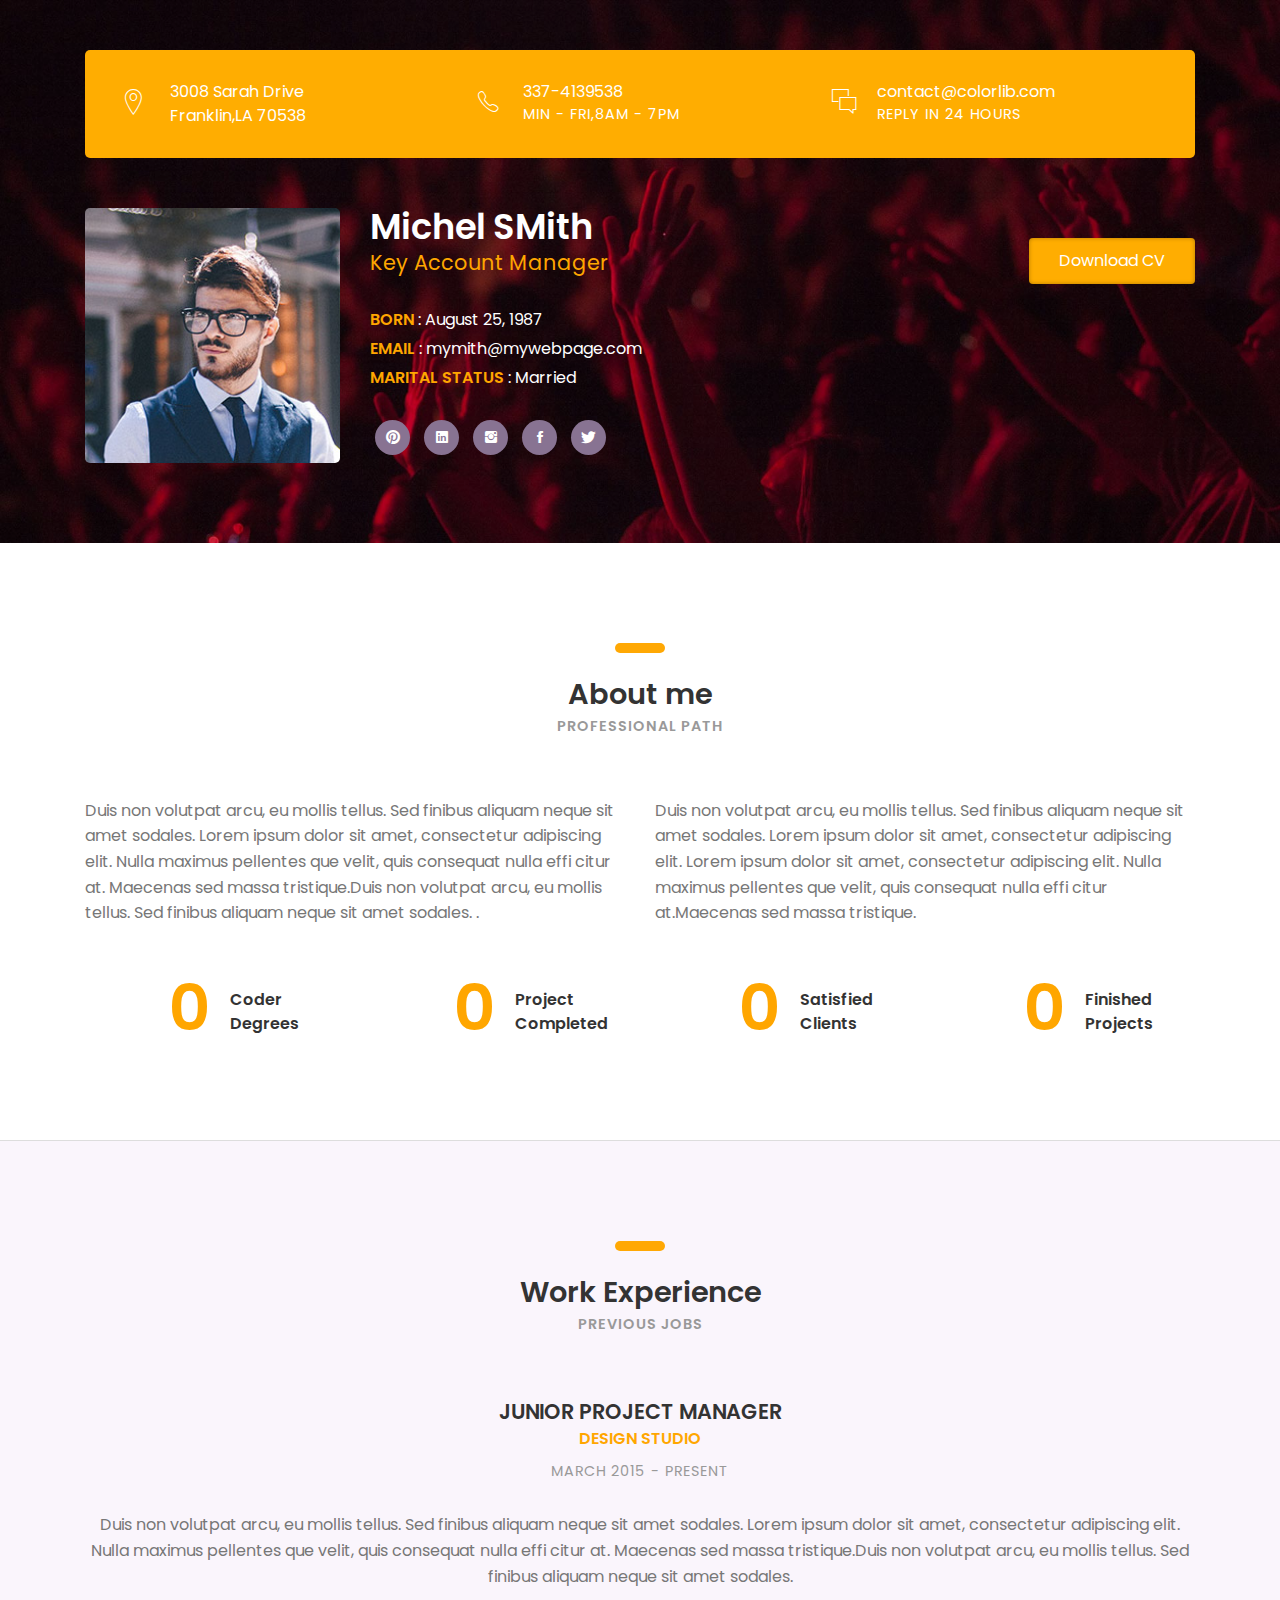
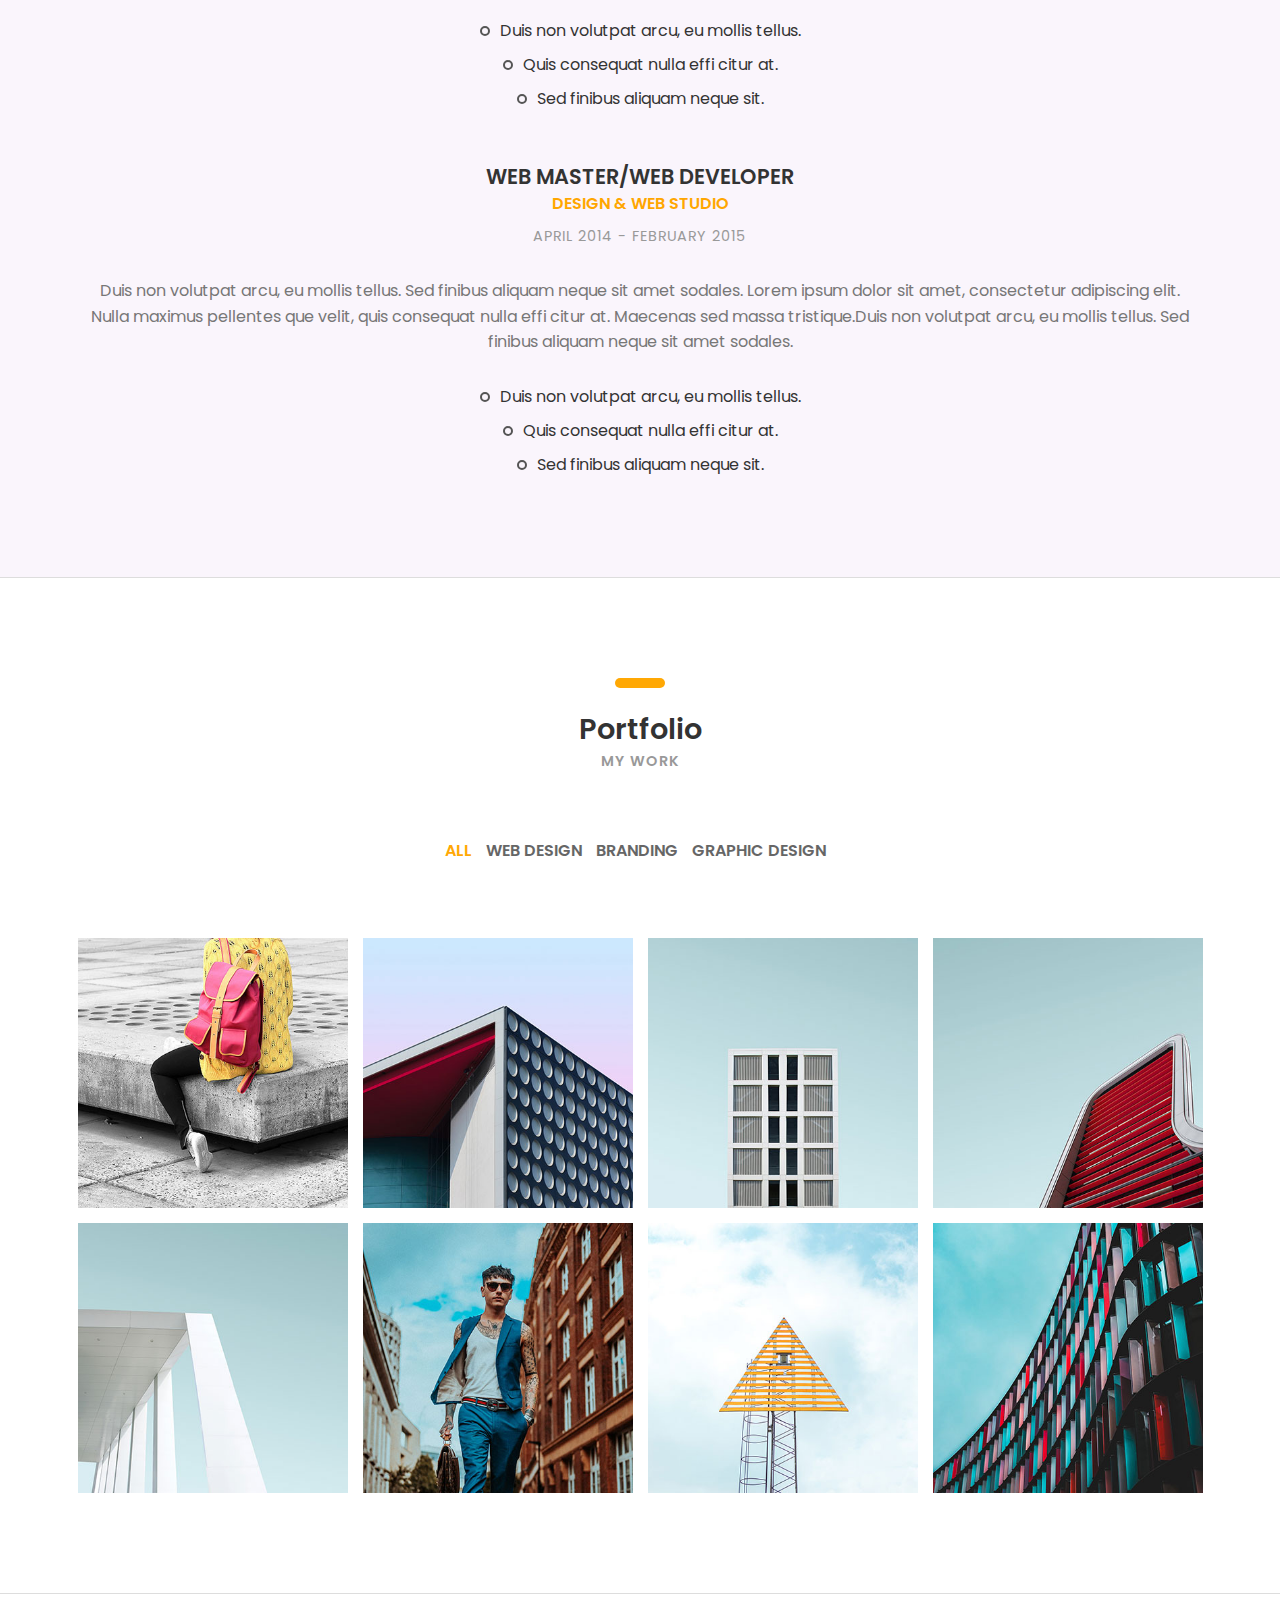
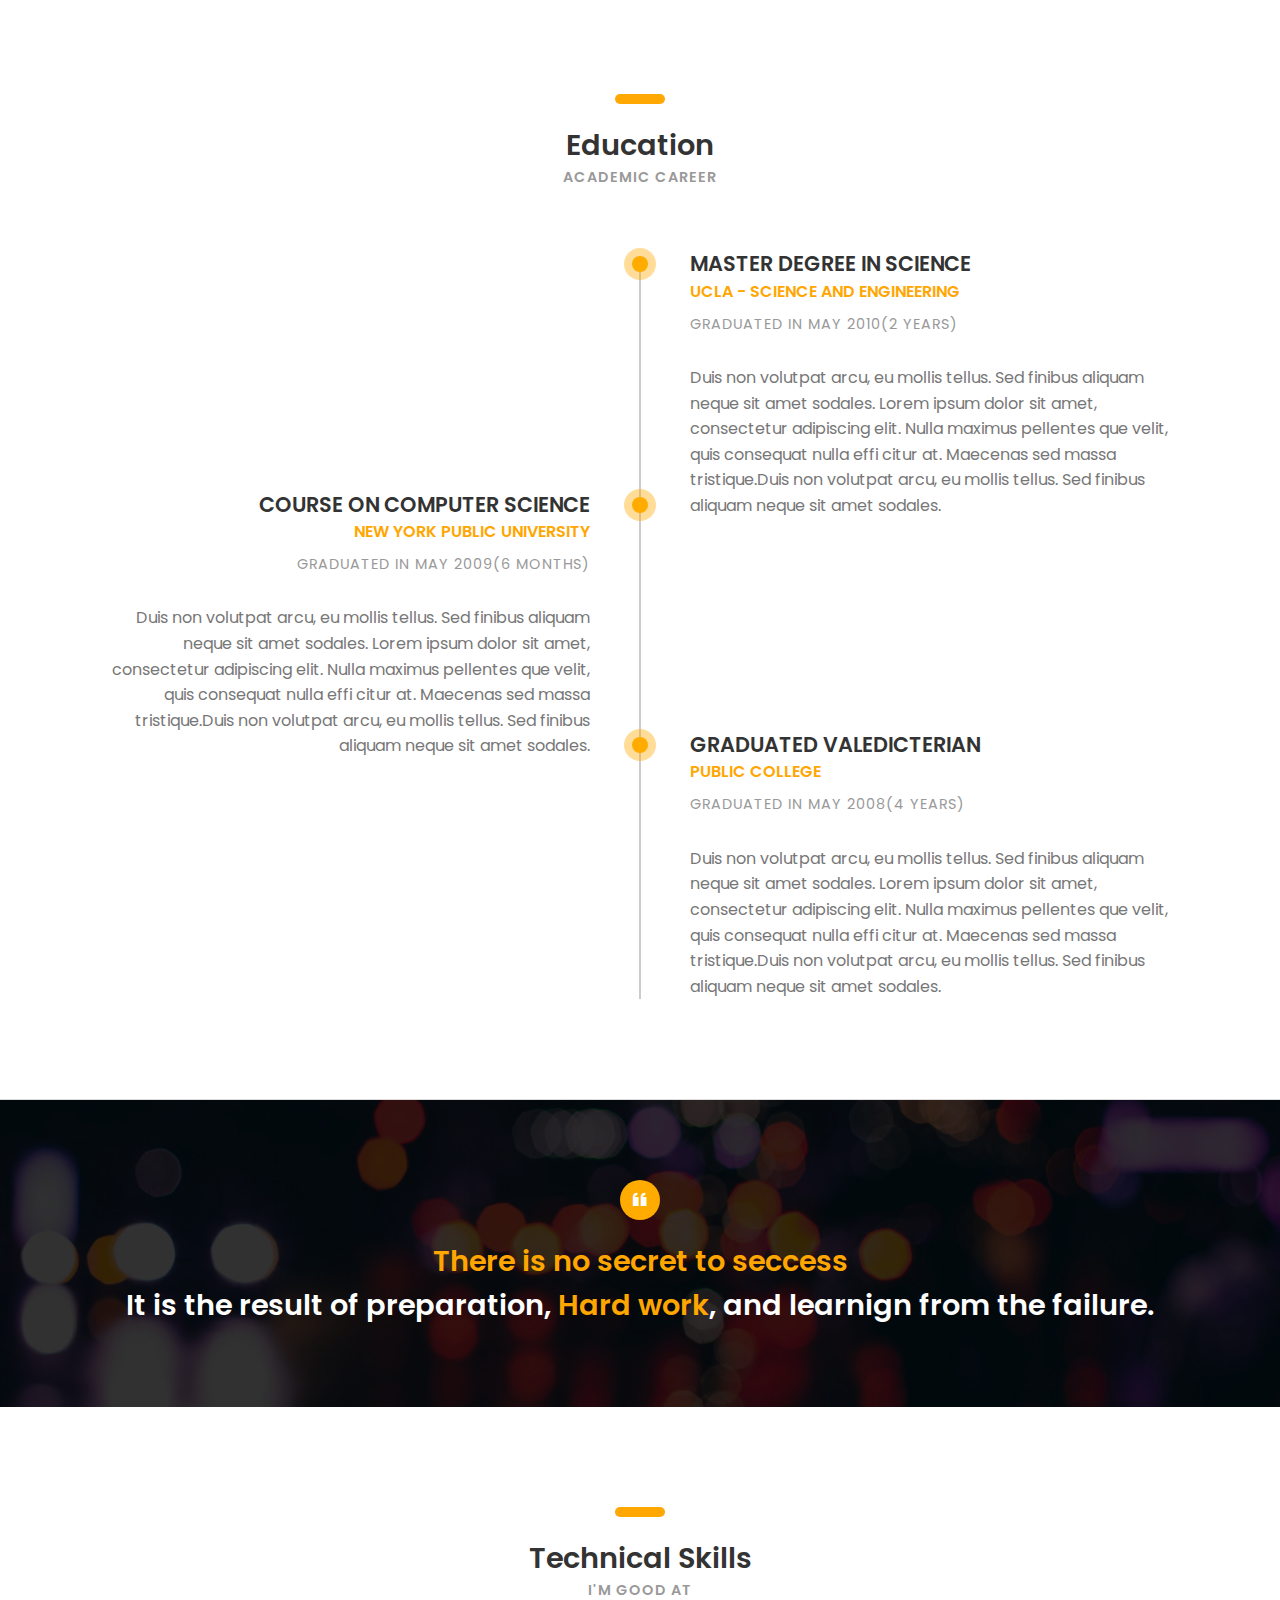
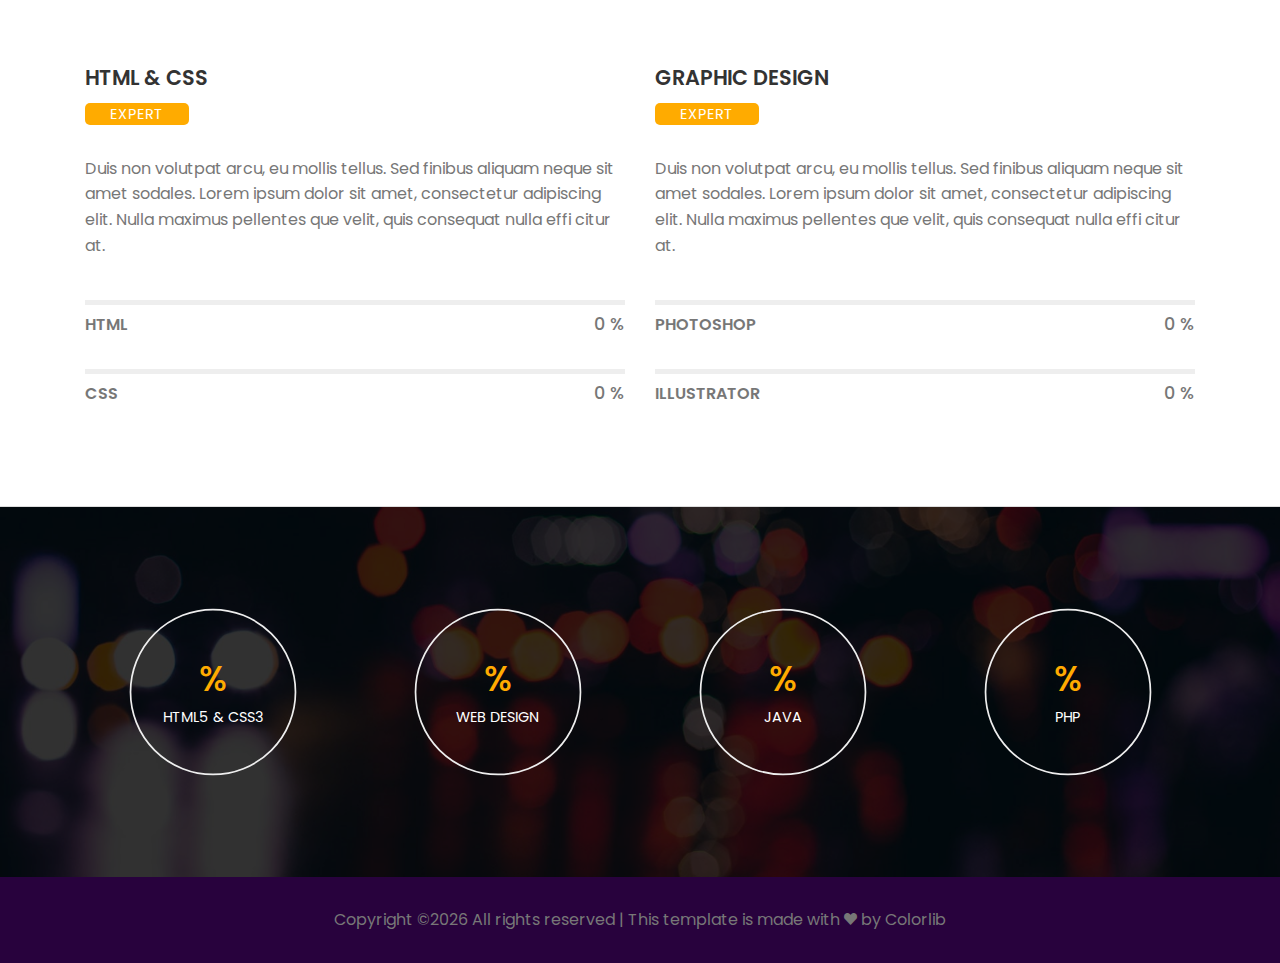
<file: cvportfolio/03-cv-business.html>
<!DOCTYPE HTML>
<html lang="en">
<head>
	<title>CV - Portfolio</title>
	<meta http-equiv="X-UA-Compatible" content="IE=edge">
    <meta name="viewport" content="width=device-width, initial-scale=1">
	<meta charset="UTF-8">
	
	
	<!-- Font -->
	
	<link href="https://fonts.googleapis.com/css?family=Poppins:400,500,600,700%7CAllura" rel="stylesheet">
	
	<!-- Stylesheets -->
	
	<link href="common-css/bootstrap.css" rel="stylesheet">
	
	<link href="common-css/ionicons.css" rel="stylesheet">
	
	<link href="common-css/fluidbox.min.css" rel="stylesheet">
	
	<link href="03-cv-business/css/styles.css" rel="stylesheet">
	
	<link href="03-cv-business/css/responsive.css" rel="stylesheet">
	
</head>
<body>
	
	<section class="intro-section">
		<div class="container">
		
			<div class="heading-wrapper">
				<div class="row">
					<div class="col-sm-6 col-md-6 col-lg-4">
						<div class="info">
							<i class="icon ion-ios-location-outline"></i>
							<div class="right-area">
								<h5>3008 Sarah Drive</h5>
								<h5>Franklin,LA 70538</h5>
							</div><!-- right-area -->
						</div><!-- info -->
					</div><!-- col-sm-4 -->
					
					<div class="col-sm-6 col-md-6 col-lg-4">
						<div class="info">
							<i class="icon ion-ios-telephone-outline"></i>
							<div class="right-area">
								<h5>337-4139538</h5>
								<h6>MIN - FRI,8AM - 7PM</h6>
							</div><!-- right-area -->
						</div><!-- info -->
					</div><!-- col-sm-4 -->
					
					<div class="col-sm-6 col-md-6 col-lg-4">
						<div class="info">
							<i class="icon ion-ios-chatboxes-outline"></i>
							<div class="right-area">
								<h5>contact@colorlib.com</h5>
								<h6>REPLY IN 24 HOURS</h6>
							</div><!-- right-area -->
						</div><!-- info -->
					</div><!-- col-sm-4 -->
				</div><!-- row -->
			</div><!-- heading-wrapper -->
			
		
			<div class="intro">
				<div class="row">
				
					<div class="col-sm-8 col-md-4 col-lg-3">
						<div class="profile-img margin-b-30"><img src="images/profile-1-250x250.jpg" alt=""></div>
					</div><!-- col-sm-8 -->
					
					<div class="col-sm-10 col-md-5 col-lg-6">		
							<h2><b>Michel SMith</b></h2>
							<h4 class="font-yellow">Key Account Manager</h4>
							<ul class="information margin-tb-30">
								<li><b class="font-yellow">BORN</b> : August 25, 1987</li>
								<li><b class="font-yellow">EMAIL</b> : mymith@mywebpage.com</li>
								<li><b class="font-yellow">MARITAL STATUS</b> : Married</li>
							</ul>
							<ul class="social-icons">
								<li><a href="#"><i class="ion-social-pinterest"></i></a></li>
								<li><a href="#"><i class="ion-social-linkedin"></i></a></li>
								<li><a href="#"><i class="ion-social-instagram"></i></a></li>
								<li><a href="#"><i class="ion-social-facebook"></i></a></li>
								<li><a href="#"><i class="ion-social-twitter"></i></a></li>
							</ul>
					</div><!-- col-sm-8 -->
					
					<div class="col-sm-10 col-md-3 col-lg-3">
						<a class="downlad-btn" href="#">Download CV</a>
					</div><!-- col-lg-2 -->
			
				</div><!-- row -->
			
			</div><!-- intro -->
		</div><!-- container -->
	</section><!-- intro-section -->
	
	
	<section class="about-section section">
		<div class="container">
			<div class="row">
				<div class="col-sm-12 center-text">
					<div class="heading ">
						<h3><b>About me</b></h3>
						<h6 class="font-lite-black"><b>PROFESSIONAL PATH</b></h6>
					</div>
				</div><!-- col-sm-3 -->
				<div class="col-sm-12 col-md-6">
					<p class="margin-b-30">Duis non volutpat arcu, eu mollis tellus. Sed finibus aliquam neque 
					sit amet sodales. Lorem ipsum dolor sit amet, consectetur adipiscing elit. 
					Nulla maximus pellentes que velit, quis consequat nulla effi citur at. 
					Maecenas sed massa tristique.Duis non volutpat arcu, eu mollis tellus. 
					Sed finibus aliquam neque sit amet sodales. .</p>
				</div><!-- col-sm-6 -->
				<div class="col-sm-12 col-md-6">
					<p class="margin-b-50">Duis non volutpat arcu, eu mollis tellus. 
					Sed finibus aliquam neque sit amet sodales. Lorem ipsum dolor sit amet, 
					consectetur adipiscing elit. Lorem ipsum dolor sit amet, consectetur 
					adipiscing elit. Nulla maximus pellentes que velit, quis consequat nulla 
					effi citur at.Maecenas sed massa tristique.</p>
				</div><!-- col-sm-6 -->
				
				<div class="col-sm-12" id="counter">
					<div class="row" >
				
						<div class="col-sm-6 col-md-6 col-lg-3">
							<div class="counter margin-b-50">
								<h1 class="title"><b><span class="counter-value" data-duration="400" data-count="3">0</span></b></h1>
								<h5 class="desc"><b>Coder Degrees</b></h5>
							</div><!-- counter -->
						</div><!-- col-md-3-->
						
						<div class="col-sm-6 col-md-6 col-lg-3">
							<div class="counter margin-b-50">
								<h1 class="title"><b><span class="counter-value" data-duration="1400" data-count="25">0</span></b></h1>
								<h5 class="desc"><b>Project Completed</b></h5>
							</div><!-- counter -->
						</div><!-- col-md-3-->
						
						<div class="col-sm-6 col-md-6 col-lg-3">
							<div class="counter margin-b-50">
								<h1 class="title"><b><span class="counter-value" data-duration="700" data-count="311">0</span></b></h1>
								<h5 class="desc"><b>Satisfied Clients</b></h5>
							</div><!-- counter -->
						</div><!-- col-md-3-->
						
						<div class="col-sm-6 col-md-6 col-lg-3">
							<div class="counter margin-b-50">
								<h1 class="title"><b><span class="counter-value" data-duration="2000" data-count="732">0</span></b></h1>
								<h5 class="desc"><b>Finished Projects</b></h5>
							</div><!-- counter -->
						</div><!-- col-md-3-->
					
					</div><!-- row-->
				</div><!-- col-sm-12 -->
				
			</div><!-- row -->
		</div><!-- container -->
	</section><!-- about-section -->
	
	<section class="experience-section section center-text">
		<div class="container">
			<div class="row">
				<div class="col-sm-12">
					<div class="heading">
						<h3><b>Work Experience</b></h3>
						<h6 class="font-lite-black"><b>PREVIOUS JOBS</b></h6>
					</div>
				</div><!-- col-sm-3 -->
				
				<div class="col-sm-12">
					<div class="experience margin-b-50">
						<h4><b>JUNIOR PROJECT MANAGER</b></h4>
						<h5 class="font-yellow"><b>DESIGN STUDIO</b></h5>
						<h6 class="font-lite-black margin-t-10">MARCH 2015 - PRESENT</h6>
						<p class="margin-tb-30">Duis non volutpat arcu, eu mollis tellus. Sed finibus aliquam neque sit amet sodales. 
							Lorem ipsum dolor sit amet, consectetur adipiscing elit. Nulla maximus pellentes que velit, 
							quis consequat nulla effi citur at. Maecenas sed massa tristique.Duis non volutpat arcu, 
							eu mollis tellus. Sed finibus aliquam neque sit amet sodales. </p>
						<ul class="list margin-b-30">
							<li><span>Duis non volutpat arcu, eu mollis tellus.</span></li>
							<li><span>Quis consequat nulla effi citur at.</span></li>
							<li><span>Sed finibus aliquam neque sit.</span></li>
						</ul>
					</div><!-- experience -->
					
					<div class="experience margin-b-50">
						<h4><b>WEB MASTER/WEB DEVELOPER</b></h4>
						<h5 class="font-yellow"><b>DESIGN & WEB STUDIO</b></h5>
						<h6 class="font-lite-black margin-t-10">APRIL 2014 - FEBRUARY 2015</h6>
						<p class="margin-tb-30">Duis non volutpat arcu, eu mollis tellus. Sed finibus aliquam neque sit amet sodales. 
							Lorem ipsum dolor sit amet, consectetur adipiscing elit. Nulla maximus pellentes que velit, 
							quis consequat nulla effi citur at. Maecenas sed massa tristique.Duis non volutpat arcu, 
							eu mollis tellus. Sed finibus aliquam neque sit amet sodales. </p>
						<ul class="list">
							<li><span>Duis non volutpat arcu, eu mollis tellus.</span></li>
							<li><span>Quis consequat nulla effi citur at.</span></li>
							<li><span>Sed finibus aliquam neque sit.</span></li>
						</ul>
					</div><!-- experience -->
					
				</div><!-- col-sm-9 -->
			</div><!-- row -->
		</div><!-- container -->
	</section><!-- experience-section -->
	
	<section class="portfolio-section section center-text">
		<div class="container">
			<div class="row">
				<div class="col-sm-12">
					<div class="heading">
						<h3><b>Portfolio</b></h3>
						<h6 class="font-lite-black"><b>MY WORK</b></h6>
					</div>
				</div><!-- col-sm-12 -->
				
				<div class="col-sm-12">
					<div class="portfolioFilter clearfix margin-b-80">
						<a href="#" data-filter="*" class="current"><b>ALL</b></a>
						<a href="#" data-filter=".web-design"><b>WEB DESIGN</b></a>
						<a href="#" data-filter=".branding"><b>BRANDING</b></a>
						<a href="#" data-filter=".graphic-design"><b>GRAPHIC DESIGN</b></a>
					</div><!-- portfolioFilter -->
				</div><!-- col-sm-8 -->
			</div><!-- row -->
			
			<div class="portfolioContainer margin-b-50">
				
				<div class="p-item web-design">
					<a href="images/portfolio-13-400x400.jpg" data-fluidbox>
						<img src="images/portfolio-13-400x400.jpg" alt=""></a>
				</div><!-- p-item -->
				
				<div class="p-item branding graphic-design">
					<a href="images/portfolio-14-400x400.jpg" data-fluidbox>
						<img src="images/portfolio-14-400x400.jpg" alt=""></a>
				</div><!-- p-item -->
				
				<div class="p-item web-design">
					<a href="images/portfolio-15-400x400.jpg" data-fluidbox>
						<img src="images/portfolio-15-400x400.jpg" alt=""></a>
				</div><!-- p-item -->
				
				<div class="p-item graphic-design">
					<a class="img" href="images/portfolio-16-400x400.jpg" data-fluidbox>
						<img src="images/portfolio-16-400x400.jpg" alt=""></a>
				</div><!-- p-item -->
				
				<div class="p-item branding graphic-design">
					<a href="images/portfolio-17-400x400.jpg" data-fluidbox>
						<img src="images/portfolio-17-400x400.jpg" alt=""></a>
				</div><!-- p-item -->
				
				<div class="p-item graphic-design web-design">
					<a href="images/portfolio-18-400x400.jpg" data-fluidbox>
						<img src="images/portfolio-18-400x400.jpg" alt=""></a>
				</div><!-- p-item -->
				
				<div class="p-item  graphic-design branding">
					<a href="images/portfolio-19-400x400.jpg" data-fluidbox>
						<img src="images/portfolio-19-400x400.jpg" alt=""></a>
				</div><!-- p-item -->
					
				<div class="p-item web-design branding">
					<a href="images/portfolio-20-400x400.jpg" data-fluidbox>
						<img src="images/portfolio-20-400x400.jpg" alt=""></a>
				</div><!-- p-item -->
			
			</div><!-- portfolioContainer -->
		</div><!-- container -->
	</section><!-- portfolio-section -->
	
	
	<section class="education-section section">
		<div class="container">
			<div class="row">
				<div class="col-sm-12 center-text">
					<div class="heading">
						<h3><b>Education</b></h3>
						<h6 class="font-lite-black"><b>ACADEMIC CAREER</b></h6>
					</div>
				</div><!-- col-sm-3 -->
				
				<div class="col-sm-12">
				
					<div class="education-wrapper margin-b-50">
						<div class="education right">
							<h4><b>MASTER DEGREE IN SCIENCE</b></h4>
							<h5 class="font-yellow"><b>UCLA - SCIENCE AND ENGINEERING</b></h5>
							<h6 class="font-lite-black margin-t-10">GRADUATED IN MAY 2010(2 YEARS)</h6>
							<p class="margin-t-30">Duis non volutpat arcu, eu mollis tellus. Sed finibus aliquam neque sit amet sodales. 
							Lorem ipsum dolor sit amet, consectetur adipiscing elit. Nulla maximus pellentes que velit, 
							quis consequat nulla effi citur at. Maecenas sed massa tristique.Duis non volutpat arcu, 
							eu mollis tellus. Sed finibus aliquam neque sit amet sodales. </p>
						</div><!-- education -->
						
						<div class="education left">
							<h4><b>COURSE ON COMPUTER SCIENCE</b></h4>
							<h5 class="font-yellow"><b>NEW YORK PUBLIC UNIVERSITY</b></h5>
							<h6 class="font-lite-black margin-t-10">GRADUATED IN MAY 2009(6 MONTHS)</h6>
							<p class="margin-t-30">Duis non volutpat arcu, eu mollis tellus. Sed finibus aliquam neque sit amet sodales. 
							Lorem ipsum dolor sit amet, consectetur adipiscing elit. Nulla maximus pellentes que velit, 
							quis consequat nulla effi citur at. Maecenas sed massa tristique.Duis non volutpat arcu, 
							eu mollis tellus. Sed finibus aliquam neque sit amet sodales. </p>
						</div><!-- education -->
						
						<div class="education right">
							<h4><b>GRADUATED VALEDICTERIAN</b></h4>
							<h5 class="font-yellow"><b>PUBLIC COLLEGE</b></h5>
							<h6 class="font-lite-black margin-t-10">GRADUATED IN MAY 2008(4 YEARS)</h6>
							<p class="margin-t-30">Duis non volutpat arcu, eu mollis tellus. Sed finibus aliquam neque sit amet sodales. 
							Lorem ipsum dolor sit amet, consectetur adipiscing elit. Nulla maximus pellentes que velit, 
							quis consequat nulla effi citur at. Maecenas sed massa tristique.Duis non volutpat arcu, 
							eu mollis tellus. Sed finibus aliquam neque sit amet sodales. </p>
						</div><!-- education -->
					</div><!-- education-wrapper -->
				</div><!-- col-sm-9 -->
			</div><!-- row -->
		</div><!-- container -->
		
	</section><!-- education-section -->
	
	
	<section class="quoto-section center-text">
		<div class="container">
			<div class="row">
				<div class="col-sm-12">
					<i class="icon ion-quote"></i>
					<h3 class="font-yellow"><b>There is no secret to seccess</b></h3>
					<h3><b>It is the result of preparation, <span class="font-yellow">Hard work</span>,
					and learnign from the failure.</b></h3>
				</div><!-- col-sm-12 -->
			</div><!-- row -->
		</div><!-- container -->
	</section><!-- quoto-section -->
	
	<section class="skills-section section">
		<div class="container">
			<div class="row">
				<div class="col-sm-12 center-text">
					<div class="heading">
						<h3><b>Technical Skills</b></h3>
						<h6 class="font-lite-black"><b>I'M GOOD AT</b></h6>
					</div>
				</div><!-- col-sm-12 -->
			
				<div class="col-sm-12 col-md-6">
					<h4><b>HTML & CSS</b></h4>
					<h6 class="expert">EXPERT</h6>
					
					<p class="margin-tb-30">Duis non volutpat arcu, eu mollis tellus. Sed finibus aliquam neque sit amet sodales. 
						Lorem ipsum dolor sit amet, consectetur adipiscing elit. Nulla maximus pellentes que velit, 
						quis consequat nulla effi citur at.</p>
						
					<div class="line-progress margin-b-20" data-prog-percent=".90"><div></div>
						<p class="progress-title"><b>HTML</b></p></div>
					
					<div class="line-progress margin-b-50" data-prog-percent=".85"><div></div>
						<p class="progress-title"><b>CSS</b></p></div>

				</div><!-- col-md-6 -->
				
				<div class="col-sm-12 col-md-6">
					<h4><b>GRAPHIC DESIGN</b></h4>
					<h6 class="expert">EXPERT</h6>
					
					<p class="margin-tb-30">Duis non volutpat arcu, eu mollis tellus. Sed finibus aliquam neque sit amet sodales. 
						Lorem ipsum dolor sit amet, consectetur adipiscing elit. Nulla maximus pellentes que velit, 
						quis consequat nulla effi citur at.</p>
						
					<div class="line-progress margin-b-20" data-prog-percent=".97"><div></div>
						<p class="progress-title"><b>PHOTOSHOP</b></p></div>
					
					<div class="line-progress margin-b-50" data-prog-percent=".97"><div></div>
						<p class="progress-title"><b>ILLUSTRATOR</b></p></div>

				</div><!-- col-md-6 -->
			</div><!-- row -->
		</div><!-- container -->
	</section><!-- skills-section -->
	
	<section class="radial-progress-section section">
		<div class="container">
			<div class="row">
				<div class="col-sm-6 col-md-6 col-lg-3">
					<div class="radial-prog-area margin-b-30">
						<div class="radial-progress" data-prog-percent=".97">
							<div></div>
							<h6 class="progress-title">HTML5 & CSS3</h6>
						</div>
					</div><!-- radial-prog-area-->
				</div><!-- col-sm-6-->
			
				<div class="col-sm-6 col-md-6 col-lg-3">
					<div class="radial-prog-area margin-b-30">
						<div class="radial-progress" data-prog-percent=".78">
							<div></div>
							<h6 class="progress-title">WEB DESIGN</h6>
						</div>
					</div><!-- radial-prog-area-->
				</div><!-- col-sm-6-->
				
				<div class="col-sm-6 col-md-6 col-lg-3">
					<div class="radial-prog-area margin-b-30">
						<div class="radial-progress" data-prog-percent=".67">
							<div></div>
							<h6 class="progress-title">JAVA</h6>
						</div>
					</div><!-- radial-prog-area-->
				</div><!-- col-sm-6-->
				
				<div class="col-sm-6 col-md-6 col-lg-3">
					<div class="radial-prog-area margin-b-50">
						<div class="radial-progress" data-prog-percent=".97">
							<div></div>
							<h6 class="progress-title">PHP</h6>
						</div>
					</div><!-- radial-prog-area-->
				</div><!-- col-sm-6-->
			
			</div><!-- row -->
		</div><!-- container -->
	</section><!-- radial-progress-section -->
	
	<footer>
		<p class="copyright">
			<!-- Link back to Colorlib can't be removed. Template is licensed under CC BY 3.0. -->
Copyright &copy;<script>document.write(new Date().getFullYear());</script> All rights reserved | This template is made with <i class="ion-heart" aria-hidden="true"></i> by <a href="https://colorlib.com" target="_blank">Colorlib</a>
<!-- Link back to Colorlib can't be removed. Template is licensed under CC BY 3.0. -->
		</p>
	</footer>
	
	
	<!-- SCIPTS -->
	
	<script src="common-js/jquery-3.2.1.min.js"></script>
	
	<script src="common-js/tether.min.js"></script>
	
	<script src="common-js/bootstrap.js"></script>
	
	<script src="common-js/isotope.pkgd.min.js"></script>
	
	<script src="common-js/jquery.waypoints.min.js"></script>
	
	<script src="common-js/progressbar.min.js"></script>
	
	<script src="common-js/jquery.fluidbox.min.js"></script>
	
	<script src="common-js/scripts.js"></script>
	
</body>
</html>
</file>
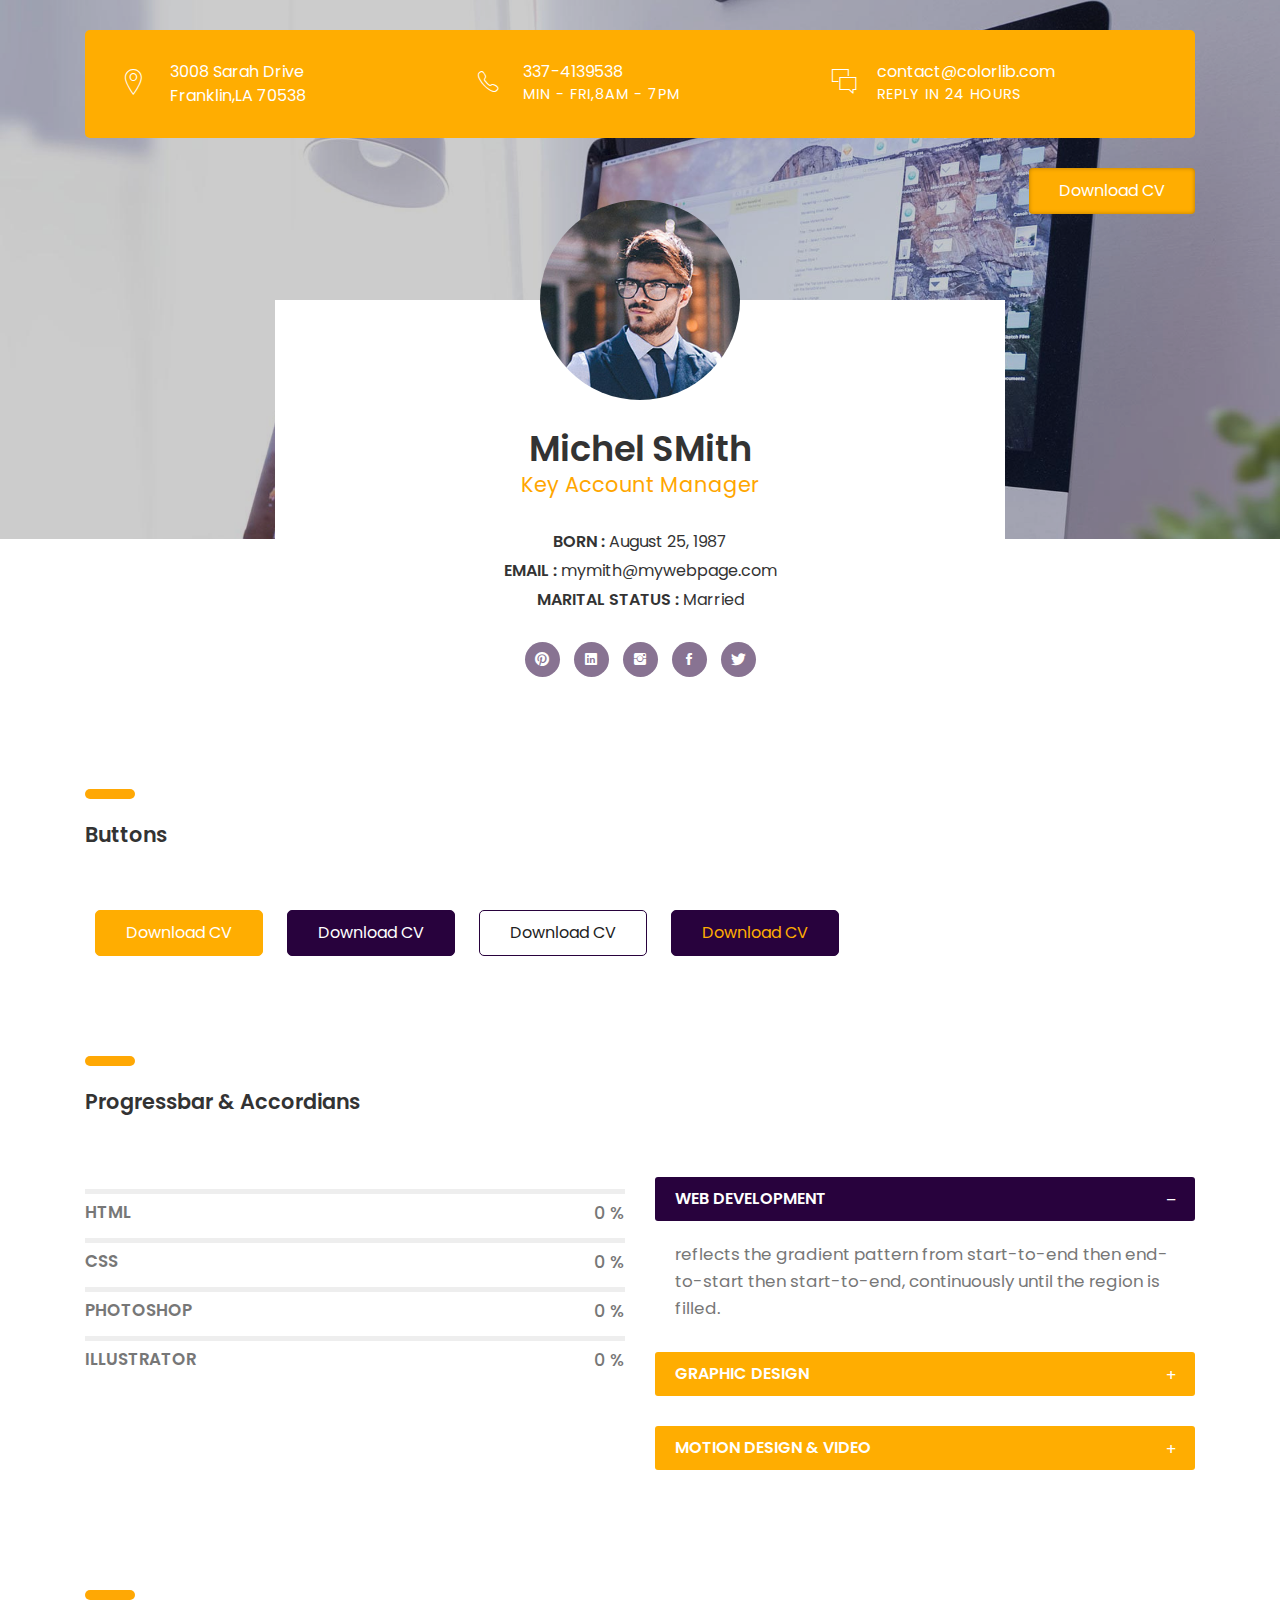
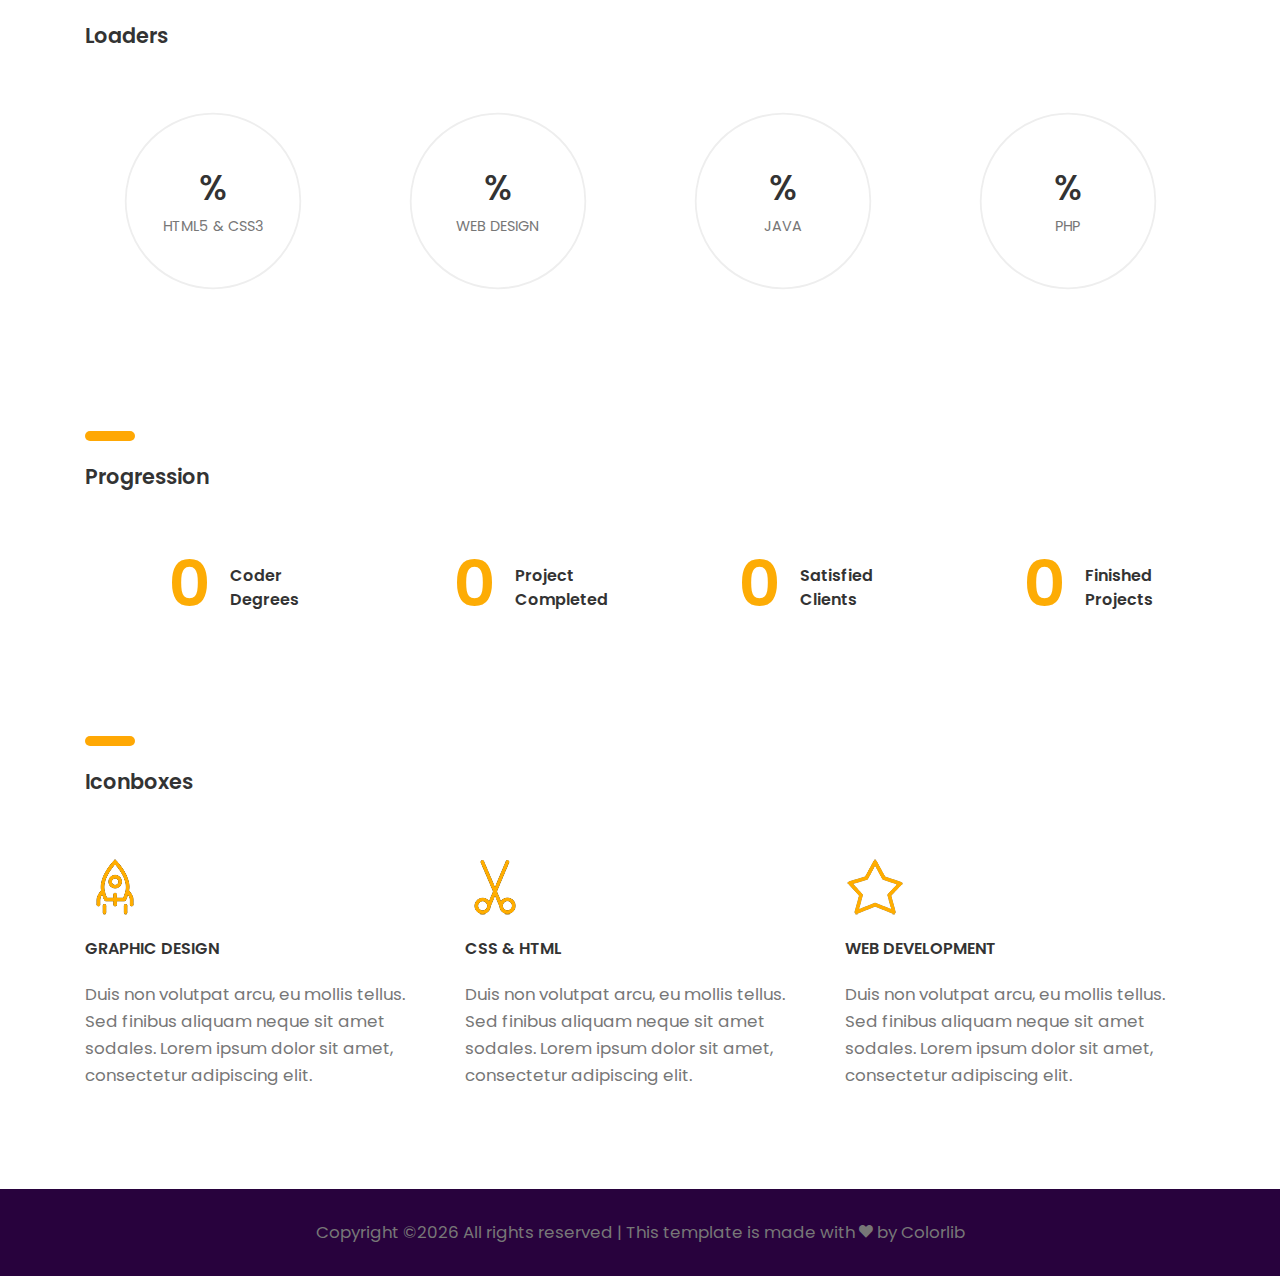
<file: cvportfolio/04-elements.html>
<!DOCTYPE HTML>
<html lang="en">
<head>
	<title>CV - Boxed</title>
	<meta http-equiv="X-UA-Compatible" content="IE=edge">
    <meta name="viewport" content="width=device-width, initial-scale=1">
	<meta charset="UTF-8">
	
	
	<!-- Font -->
	
	<link href="https://fonts.googleapis.com/css?family=Poppins:400,500,600,700%7CAllura" rel="stylesheet">
	
	<!-- Stylesheets -->
	
	<link href="common-css/bootstrap.css" rel="stylesheet">
	
	<link href="common-css/ionicons.css" rel="stylesheet">
	
	<link href="common-css/fluidbox.min.css" rel="stylesheet">
	
	<link href="04-elements/css/styles.css" rel="stylesheet">
	
	<link href="04-elements/css/responsive.css" rel="stylesheet">
	
</head>
<body>
	
	<header>
		<div class="container">
			<div class="heading-wrapper">
				<div class="row">
					<div class="col-sm-6 col-md-6 col-lg-4">
						<div class="info">
							<i class="icon ion-ios-location-outline"></i>
							<div class="right-area">
								<h5>3008 Sarah Drive</h5>
								<h5>Franklin,LA 70538</h5>
							</div><!-- right-area -->
						</div><!-- info -->
					</div><!-- col-sm-4 -->
					
					<div class="col-sm-6 col-md-6 col-lg-4">
						<div class="info">
							<i class="icon ion-ios-telephone-outline"></i>
							<div class="right-area">
								<h5>337-4139538</h5>
								<h6>MIN - FRI,8AM - 7PM</h6>
							</div><!-- right-area -->
						</div><!-- info -->
					</div><!-- col-sm-4 -->
					
					<div class="col-sm-6 col-md-6 col-lg-4">
						<div class="info">
							<i class="icon ion-ios-chatboxes-outline"></i>
							<div class="right-area">
								<h5>contact@colorlib.com</h5>
								<h6>REPLY IN 24 HOURS</h6>
							</div><!-- right-area -->
						</div><!-- info -->
					</div><!-- col-sm-4 -->
				</div><!-- row -->
			</div><!-- heading-wrapper -->
			
			<a class="downlad-btn" href="#">Download CV</a>
		</div><!-- container -->
	</header>
	
	<section class="intro-section">
		<div class="container">
			<div class="row">
				<div class="col-md-1 col-lg-2"></div>
				<div class="col-md-10 col-lg-8">
					<div class="intro">
						<div class="profile-img"><img src="images/profile-1-250x250.jpg" alt=""></div>
						<h2><b>Michel SMith</b></h2>
						<h4 class="font-yellow">Key Account Manager</h4>
						<ul class="information margin-tb-30">
							<li><b>BORN : </b>August 25, 1987</li>
							<li><b>EMAIL : </b>mymith@mywebpage.com</li>
							<li><b>MARITAL STATUS : </b>Married</li>
						</ul>
						<ul class="social-icons">
							<li><a href="#"><i class="ion-social-pinterest"></i></a></li>
							<li><a href="#"><i class="ion-social-linkedin"></i></a></li>
							<li><a href="#"><i class="ion-social-instagram"></i></a></li>
							<li><a href="#"><i class="ion-social-facebook"></i></a></li>
							<li><a href="#"><i class="ion-social-twitter"></i></a></li>
						</ul>
					</div><!-- intro -->
				</div><!-- col-sm-8 -->
			</div><!-- row -->
		</div><!-- container -->
	</section><!-- intro-section -->
	
	<section class="btn-section section">
		<div class="container">
		
			<div class="row">
				<div class="col-sm-12">
					<div class="heading">
						<h4><b>Buttons</b></h4>
					</div>
				</div><!-- col-sm-4 -->
			</div><!-- row -->
		
			<a class="btn btn-bg-yellow" href="#">Download CV</a>
			<a class="btn btn-bg-purple" href="#">Download CV</a>
			<a class="btn btn-border-purple" href="#">Download CV</a>
			<a class="btn btn-color-yellow" href="#">Download CV</a>
		</div><!-- container -->
	</section><!-- btn-section -->
	
	<section class="accordian-section section">
		<div class="container">
		
			<div class="row">
				<div class="col-sm-12">
					<div class="heading">
						<h4><b>Progressbar & Accordians</b></h4>
					</div>
				</div><!-- col-sm-12 -->
				
				<div class="col-md-12 col-lg-6">
				
					<div class="line-progress margin-b-20" data-prog-percent=".89"><div></div>
						<p class="progress-title"><b>HTML</b></p></div>
					
					<div class="line-progress margin-b-20" data-prog-percent=".91"><div></div>
						<p class="progress-title"><b>CSS</b></p></div>

					<div class="line-progress margin-b-20" data-prog-percent=".97"><div></div>
						<p class="progress-title"><b>PHOTOSHOP</b></p></div>
					
					<div class="line-progress margin-b-50" data-prog-percent=".85"><div></div>
						<p class="progress-title"><b>ILLUSTRATOR</b></p></div>

				</div><!-- col-sm-6 -->
				
				<div class="col-md-12 col-lg-6">
					<div class="panel margin-b-30">
						<div class="panel-area margin-b-30">
							<h5 class="panel-title active"><b>WEB DEVELOPMENT</b>
								<i class="icon minus ion-minus"></i><i class="icon plus ion-plus"></i></h5>
							<p class="panel-desc">reflects the gradient pattern from start-to-end then end-to-start then start-to-end, 
								continuously until the region is filled.</p>
						</div><!-- panel-area -->
						
						<div class="panel-area margin-b-30">
							<h5 class="panel-title"><b>GRAPHIC DESIGN</b>
								<i class="icon minus ion-minus"></i><i class="icon plus ion-plus"></i></h5>
							<p class="panel-desc">reflects the gradient pattern from start-to-end then end-to-start then start-to-end, 
								continuously until the region is filled.</p>
						</div><!-- panel-area -->
						
						<div class="panel-area margin-b-30">
							<h5 class="panel-title"><b>MOTION DESIGN & VIDEO</b>
								<i class="icon minus ion-minus"></i><i class="icon plus ion-plus"></i></h5>
							<p class="panel-desc">reflects the gradient pattern from start-to-end then end-to-start then start-to-end, 
								continuously until the region is filled.</p>
						</div><!-- panel-area -->
					</div><!-- panel -->
				</div><!-- col-sm-6-->
				
			</div><!-- row -->
		</div><!-- container -->
	</section><!-- accordian-section -->
	
	
	<section class="loaders-section section">
		<div class="container">
			<div class="row">
				<div class="col-sm-12">
					<div class="heading">
						<h4><b>Loaders</b></h4>
					</div>
				</div><!-- col-sm-12 -->
				<div class="col-sm-6 col-md-6 col-lg-3">
					<div class="radial-prog-area margin-b-30">
						<div class="radial-progress" data-prog-percent=".97">
							<div></div>
							<h6 class="progress-title">HTML5 & CSS3</h6>
						</div>
					</div><!-- radial-prog-area-->
				</div><!-- col-sm-6-->
				
				<div class="col-sm-6 col-md-6 col-lg-3">
					<div class="radial-prog-area margin-b-30">
						<div class="radial-progress" data-prog-percent=".78">
							<div></div>
							<h6 class="progress-title">WEB DESIGN</h6>
						</div>
					</div><!-- radial-prog-area-->
				</div><!-- col-sm-6-->
				
				<div class="col-sm-6 col-md-6 col-lg-3">
					<div class="radial-prog-area margin-b-30">
						<div class="radial-progress" data-prog-percent=".67">
							<div></div>
							<h6 class="progress-title">JAVA</h6>
						</div>
					</div><!-- radial-prog-area-->
				</div><!-- col-sm-6-->
				
				<div class="col-sm-6 col-md-6 col-lg-3">
					<div class="radial-prog-area margin-b-50">
						<div class="radial-progress" data-prog-percent=".97">
							<div></div>
							<h6 class="progress-title">PHP</h6>
						</div>
					</div><!-- radial-prog-area-->
				</div><!-- col-sm-6-->
				
			</div><!-- row -->
		</div><!-- container -->
	</section><!-- loaders-section -->
	
	
	<section class="progression-section section" id="counter">
		<div class="container">
			<div class="row">
				<div class="col-sm-12">
					<div class="heading">
						<h4><b>Progression</b></h4>
					</div>
				</div><!-- col-sm-12 -->
				<div class="col-sm-6 col-md-6 col-lg-3">
					<div class="counter margin-b-30">
						<h1 class="title"><b><span class="counter-value" data-duration="400" data-count="3">0</span></b></h1>
						<h5 class="desc"><b>Coder Degrees</b></h5>
					</div><!-- counter -->
				</div><!-- col-md-3-->
				
				<div class="col-sm-6 col-md-6 col-lg-3">
					<div class="counter margin-b-30">
						<h1 class="title"><b><span class="counter-value" data-duration="1400" data-count="25">0</span></b></h1>
						<h5 class="desc"><b>Project Completed</b></h5>
					</div><!-- counter -->
				</div><!-- col-md-3-->
				
				<div class="col-sm-6 col-md-6 col-lg-3">
					<div class="counter margin-b-30">
						<h1 class="title"><b><span class="counter-value" data-duration="700" data-count="311">0</span></b></h1>
						<h5 class="desc"><b>Satisfied Clients</b></h5>
					</div><!-- counter -->
				</div><!-- col-md-3-->
				
				<div class="col-sm-6 col-md-6 col-lg-3">
					<div class="counter margin-b-30">
						<h1 class="title"><b><span class="counter-value" data-duration="2000" data-count="732">0</span></b></h1>
						<h5 class="desc"><b>Finished Projects</b></h5>
					</div><!-- margin-b-30 -->
				</div><!-- col-md-3-->
				
			</div><!-- row -->
		</div><!-- container -->
	</section><!-- progression-section -->
	
	
	<section class="iconboxes-section section" id="counter">
		<div class="container">
			<div class="row">
				<div class="col-sm-12">
					<div class="heading">
						<h4><b>Iconboxes</b></h4>
					</div>
				</div><!-- col-sm-12 -->
				
				<div class="col-sm-6 col-md-6 col-lg-4">
					<div class="iconbox margin-b-30">
						<i class="line-icon icon-rocket"></i>
						<h5 class="margin-tb-20"><b>GRAPHIC DESIGN</b></h5>
						<p>Duis non volutpat arcu, eu mollis tellus. 
						Sed finibus aliquam neque sit amet sodales. 
						Lorem ipsum dolor sit amet, consectetur adipiscing elit.</p>
					</div><!-- counter -->
				</div><!-- col-md-4 -->
				
				<div class="col-sm-6 col-md-6 col-lg-4">
					<div class="iconbox margin-b-30">
						<i class="line-icon icon-cut"></i>
						<h5 class="margin-tb-20"><b>CSS & HTML</b></h5>
						<p>Duis non volutpat arcu, eu mollis tellus. 
						Sed finibus aliquam neque sit amet sodales. 
						Lorem ipsum dolor sit amet, consectetur adipiscing elit.</p>
					</div><!-- counter -->
				</div><!-- col-md-4 -->
				
				<div class="col-sm-6 col-md-6 col-lg-4">
					<div class="iconbox margin-b-30">
						<i class="line-icon icon-star"></i>
						<h5 class="margin-tb-20"><b>WEB DEVELOPMENT</b></h5>
						<p>Duis non volutpat arcu, eu mollis tellus. 
						Sed finibus aliquam neque sit amet sodales. 
						Lorem ipsum dolor sit amet, consectetur adipiscing elit.</p>
					</div><!-- counter -->
				</div><!-- col-md-4 -->
				
			</div><!-- row -->
		</div><!-- container -->
	</section><!-- progression-section -->
	
	
	<footer>
		<p class="copyright">
			<!-- Link back to Colorlib can't be removed. Template is licensed under CC BY 3.0. -->
Copyright &copy;<script>document.write(new Date().getFullYear());</script> All rights reserved | This template is made with <i class="ion-heart" aria-hidden="true"></i> by <a href="https://colorlib.com" target="_blank">Colorlib</a>
<!-- Link back to Colorlib can't be removed. Template is licensed under CC BY 3.0. -->
		</p>
	</footer>
	
	
	<!-- SCIPTS -->
	
	<script src="common-js/jquery-3.2.1.min.js"></script>
	
	<script src="common-js/tether.min.js"></script>
	
	<script src="common-js/bootstrap.js"></script>
	
	<script src="common-js/isotope.pkgd.min.js"></script>
	
	<script src="common-js/jquery.waypoints.min.js"></script>
	
	<script src="common-js/progressbar.min.js"></script>
	
	<script src="common-js/jquery.fluidbox.min.js"></script>
	
	<script src="common-js/scripts.js"></script>
	
</body>
</html>
</file>
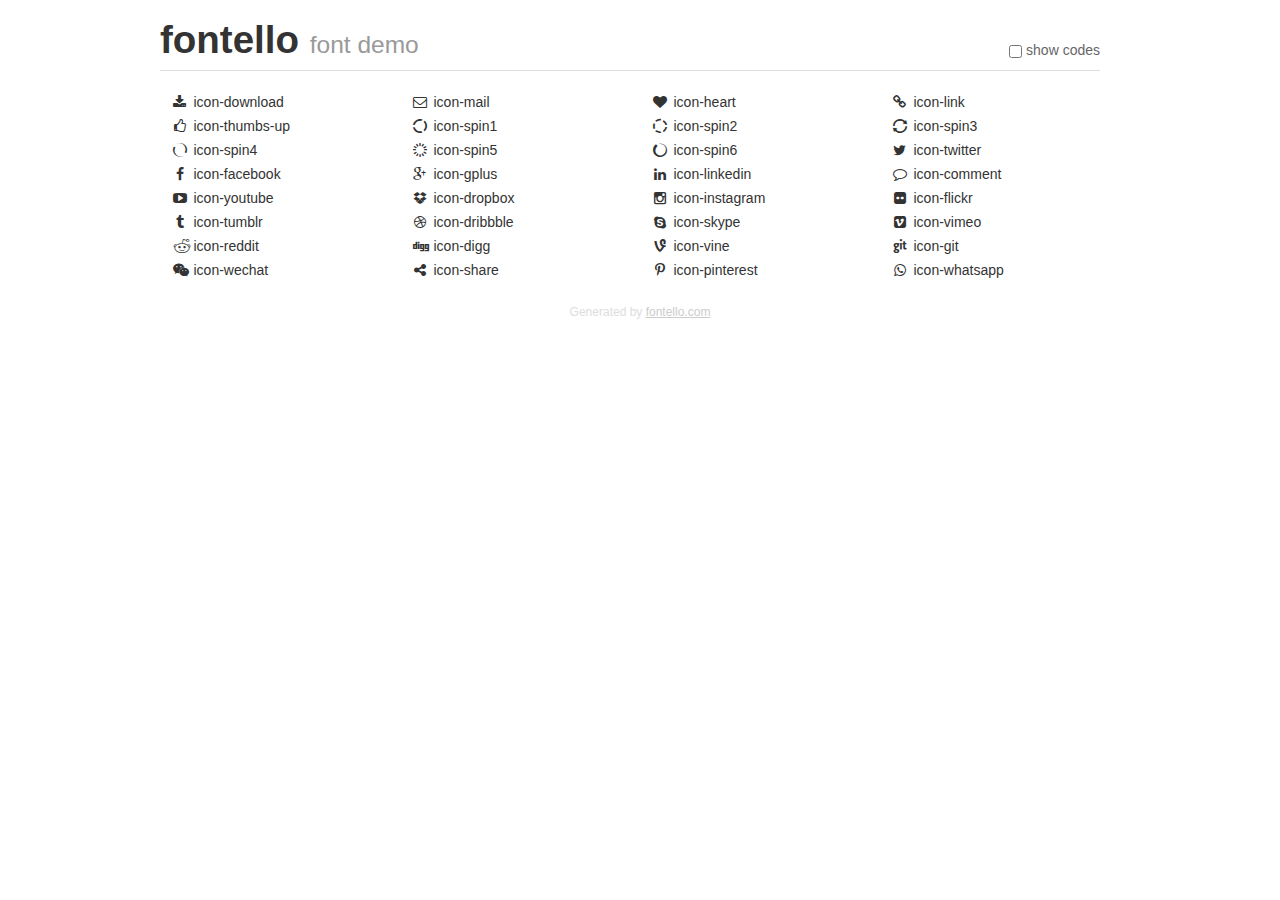
<file: html5lightbox/icons/demo.html>
<!DOCTYPE html>
<html>
  <head><!--[if lt IE 9]><script language="javascript" type="text/javascript" src="//html5shim.googlecode.com/svn/trunk/html5.js"></script><![endif]-->
    <meta charset="UTF-8"><style>/*
 * Bootstrap v2.2.1
 *
 * Copyright 2012 Twitter, Inc
 * Licensed under the Apache License v2.0
 * http://www.apache.org/licenses/LICENSE-2.0
 *
 * Designed and built with all the love in the world @twitter by @mdo and @fat.
 */
.clearfix {
  *zoom: 1;
}
.clearfix:before,
.clearfix:after {
  display: table;
  content: "";
  line-height: 0;
}
.clearfix:after {
  clear: both;
}
html {
  font-size: 100%;
  -webkit-text-size-adjust: 100%;
  -ms-text-size-adjust: 100%;
}
a:focus {
  outline: thin dotted #333;
  outline: 5px auto -webkit-focus-ring-color;
  outline-offset: -2px;
}
a:hover,
a:active {
  outline: 0;
}
button,
input,
select,
textarea {
  margin: 0;
  font-size: 100%;
  vertical-align: middle;
}
button,
input {
  *overflow: visible;
  line-height: normal;
}
button::-moz-focus-inner,
input::-moz-focus-inner {
  padding: 0;
  border: 0;
}
body {
  margin: 0;
  font-family: "Helvetica Neue", Helvetica, Arial, sans-serif;
  font-size: 14px;
  line-height: 20px;
  color: #333;
  background-color: #fff;
}
a {
  color: #08c;
  text-decoration: none;
}
a:hover {
  color: #005580;
  text-decoration: underline;
}
.row {
  margin-left: -20px;
  *zoom: 1;
}
.row:before,
.row:after {
  display: table;
  content: "";
  line-height: 0;
}
.row:after {
  clear: both;
}
[class*="span"] {
  float: left;
  min-height: 1px;
  margin-left: 20px;
}
.container,
.navbar-static-top .container,
.navbar-fixed-top .container,
.navbar-fixed-bottom .container {
  width: 940px;
}
.span12 {
  width: 940px;
}
.span11 {
  width: 860px;
}
.span10 {
  width: 780px;
}
.span9 {
  width: 700px;
}
.span8 {
  width: 620px;
}
.span7 {
  width: 540px;
}
.span6 {
  width: 460px;
}
.span5 {
  width: 380px;
}
.span4 {
  width: 300px;
}
.span3 {
  width: 220px;
}
.span2 {
  width: 140px;
}
.span1 {
  width: 60px;
}
[class*="span"].pull-right,
.row-fluid [class*="span"].pull-right {
  float: right;
}
.container {
  margin-right: auto;
  margin-left: auto;
  *zoom: 1;
}
.container:before,
.container:after {
  display: table;
  content: "";
  line-height: 0;
}
.container:after {
  clear: both;
}
p {
  margin: 0 0 10px;
}
.lead {
  margin-bottom: 20px;
  font-size: 21px;
  font-weight: 200;
  line-height: 30px;
}
small {
  font-size: 85%;
}
h1 {
  margin: 10px 0;
  font-family: inherit;
  font-weight: bold;
  line-height: 20px;
  color: inherit;
  text-rendering: optimizelegibility;
}
h1 small {
  font-weight: normal;
  line-height: 1;
  color: #999;
}
h1 {
  line-height: 40px;
}
h1 {
  font-size: 38.5px;
}
h1 small {
  font-size: 24.5px;
}
body {
  margin-top: 90px;
}
.header {
  position: fixed;
  top: 0;
  left: 50%;
  margin-left: -480px;
  background-color: #fff;
  border-bottom: 1px solid #ddd;
  padding-top: 10px;
  z-index: 10;
}
.footer {
  color: #ddd;
  font-size: 12px;
  text-align: center;
  margin-top: 20px;
}
.footer a {
  color: #ccc;
  text-decoration: underline;
}
.the-icons {
  font-size: 14px;
  line-height: 24px;
}
.switch {
  position: absolute;
  right: 0;
  bottom: 10px;
  color: #666;
}
.switch input {
  margin-right: 0.3em;
}
.codesOn .i-name {
  display: none;
}
.codesOn .i-code {
  display: inline;
}
.i-code {
  display: none;
}
@font-face {
      font-family: 'fontello';
      src: url('./font/fontello.eot?11430976');
      src: url('./font/fontello.eot?11430976#iefix') format('embedded-opentype'),
           url('./font/fontello.woff?11430976') format('woff'),
           url('./font/fontello.ttf?11430976') format('truetype'),
           url('./font/fontello.svg?11430976#fontello') format('svg');
      font-weight: normal;
      font-style: normal;
    }
     
     
    .demo-icon
    {
      font-family: "fontello";
      font-style: normal;
      font-weight: normal;
      speak: none;
     
      display: inline-block;
      text-decoration: inherit;
      width: 1em;
      margin-right: .2em;
      text-align: center;
      /* opacity: .8; */
     
      /* For safety - reset parent styles, that can break glyph codes*/
      font-variant: normal;
      text-transform: none;
     
      /* fix buttons height, for twitter bootstrap */
      line-height: 1em;
     
      /* Animation center compensation - margins should be symmetric */
      /* remove if not needed */
      margin-left: .2em;
     
      /* You can be more comfortable with increased icons size */
      /* font-size: 120%; */
     
      /* Font smoothing. That was taken from TWBS */
      -webkit-font-smoothing: antialiased;
      -moz-osx-font-smoothing: grayscale;
     
      /* Uncomment for 3D effect */
      /* text-shadow: 1px 1px 1px rgba(127, 127, 127, 0.3); */
    }
     </style>
    <link rel="stylesheet" href="css/animation.css"><!--[if IE 7]><link rel="stylesheet" href="css/fontello-ie7.css"><![endif]-->
    <script>
      function toggleCodes(on) {
        var obj = document.getElementById('icons');
      
        if (on) {
          obj.className += ' codesOn';
        } else {
          obj.className = obj.className.replace(' codesOn', '');
        }
      }
      
    </script>
  </head>
  <body>
    <div class="container header">
      <h1>
        fontello
         <small>font demo</small>
      </h1>
      <label class="switch">
        <input type="checkbox" onclick="toggleCodes(this.checked)">show codes
      </label>
    </div>
    <div id="icons" class="container">
      <div class="row">
        <div title="Code: 0xe800" class="the-icons span3"><i class="demo-icon icon-download">&#xe800;</i> <span class="i-name">icon-download</span><span class="i-code">0xe800</span></div>
        <div title="Code: 0xe801" class="the-icons span3"><i class="demo-icon icon-mail">&#xe801;</i> <span class="i-name">icon-mail</span><span class="i-code">0xe801</span></div>
        <div title="Code: 0xe802" class="the-icons span3"><i class="demo-icon icon-heart">&#xe802;</i> <span class="i-name">icon-heart</span><span class="i-code">0xe802</span></div>
        <div title="Code: 0xe803" class="the-icons span3"><i class="demo-icon icon-link">&#xe803;</i> <span class="i-name">icon-link</span><span class="i-code">0xe803</span></div>
      </div>
      <div class="row">
        <div title="Code: 0xe804" class="the-icons span3"><i class="demo-icon icon-thumbs-up">&#xe804;</i> <span class="i-name">icon-thumbs-up</span><span class="i-code">0xe804</span></div>
        <div title="Code: 0xe830" class="the-icons span3"><i class="demo-icon icon-spin1 animate-spin">&#xe830;</i> <span class="i-name">icon-spin1</span><span class="i-code">0xe830</span></div>
        <div title="Code: 0xe831" class="the-icons span3"><i class="demo-icon icon-spin2 animate-spin">&#xe831;</i> <span class="i-name">icon-spin2</span><span class="i-code">0xe831</span></div>
        <div title="Code: 0xe832" class="the-icons span3"><i class="demo-icon icon-spin3 animate-spin">&#xe832;</i> <span class="i-name">icon-spin3</span><span class="i-code">0xe832</span></div>
      </div>
      <div class="row">
        <div title="Code: 0xe834" class="the-icons span3"><i class="demo-icon icon-spin4 animate-spin">&#xe834;</i> <span class="i-name">icon-spin4</span><span class="i-code">0xe834</span></div>
        <div title="Code: 0xe838" class="the-icons span3"><i class="demo-icon icon-spin5 animate-spin">&#xe838;</i> <span class="i-name">icon-spin5</span><span class="i-code">0xe838</span></div>
        <div title="Code: 0xe839" class="the-icons span3"><i class="demo-icon icon-spin6 animate-spin">&#xe839;</i> <span class="i-name">icon-spin6</span><span class="i-code">0xe839</span></div>
        <div title="Code: 0xf099" class="the-icons span3"><i class="demo-icon icon-twitter">&#xf099;</i> <span class="i-name">icon-twitter</span><span class="i-code">0xf099</span></div>
      </div>
      <div class="row">
        <div title="Code: 0xf09a" class="the-icons span3"><i class="demo-icon icon-facebook">&#xf09a;</i> <span class="i-name">icon-facebook</span><span class="i-code">0xf09a</span></div>
        <div title="Code: 0xf0d5" class="the-icons span3"><i class="demo-icon icon-gplus">&#xf0d5;</i> <span class="i-name">icon-gplus</span><span class="i-code">0xf0d5</span></div>
        <div title="Code: 0xf0e1" class="the-icons span3"><i class="demo-icon icon-linkedin">&#xf0e1;</i> <span class="i-name">icon-linkedin</span><span class="i-code">0xf0e1</span></div>
        <div title="Code: 0xf0e5" class="the-icons span3"><i class="demo-icon icon-comment">&#xf0e5;</i> <span class="i-name">icon-comment</span><span class="i-code">0xf0e5</span></div>
      </div>
      <div class="row">
        <div title="Code: 0xf16a" class="the-icons span3"><i class="demo-icon icon-youtube">&#xf16a;</i> <span class="i-name">icon-youtube</span><span class="i-code">0xf16a</span></div>
        <div title="Code: 0xf16b" class="the-icons span3"><i class="demo-icon icon-dropbox">&#xf16b;</i> <span class="i-name">icon-dropbox</span><span class="i-code">0xf16b</span></div>
        <div title="Code: 0xf16d" class="the-icons span3"><i class="demo-icon icon-instagram">&#xf16d;</i> <span class="i-name">icon-instagram</span><span class="i-code">0xf16d</span></div>
        <div title="Code: 0xf16e" class="the-icons span3"><i class="demo-icon icon-flickr">&#xf16e;</i> <span class="i-name">icon-flickr</span><span class="i-code">0xf16e</span></div>
      </div>
      <div class="row">
        <div title="Code: 0xf173" class="the-icons span3"><i class="demo-icon icon-tumblr">&#xf173;</i> <span class="i-name">icon-tumblr</span><span class="i-code">0xf173</span></div>
        <div title="Code: 0xf17d" class="the-icons span3"><i class="demo-icon icon-dribbble">&#xf17d;</i> <span class="i-name">icon-dribbble</span><span class="i-code">0xf17d</span></div>
        <div title="Code: 0xf17e" class="the-icons span3"><i class="demo-icon icon-skype">&#xf17e;</i> <span class="i-name">icon-skype</span><span class="i-code">0xf17e</span></div>
        <div title="Code: 0xf194" class="the-icons span3"><i class="demo-icon icon-vimeo">&#xf194;</i> <span class="i-name">icon-vimeo</span><span class="i-code">0xf194</span></div>
      </div>
      <div class="row">
        <div title="Code: 0xf1a1" class="the-icons span3"><i class="demo-icon icon-reddit">&#xf1a1;</i> <span class="i-name">icon-reddit</span><span class="i-code">0xf1a1</span></div>
        <div title="Code: 0xf1a6" class="the-icons span3"><i class="demo-icon icon-digg">&#xf1a6;</i> <span class="i-name">icon-digg</span><span class="i-code">0xf1a6</span></div>
        <div title="Code: 0xf1ca" class="the-icons span3"><i class="demo-icon icon-vine">&#xf1ca;</i> <span class="i-name">icon-vine</span><span class="i-code">0xf1ca</span></div>
        <div title="Code: 0xf1d3" class="the-icons span3"><i class="demo-icon icon-git">&#xf1d3;</i> <span class="i-name">icon-git</span><span class="i-code">0xf1d3</span></div>
      </div>
      <div class="row">
        <div title="Code: 0xf1d7" class="the-icons span3"><i class="demo-icon icon-wechat">&#xf1d7;</i> <span class="i-name">icon-wechat</span><span class="i-code">0xf1d7</span></div>
        <div title="Code: 0xf1e0" class="the-icons span3"><i class="demo-icon icon-share">&#xf1e0;</i> <span class="i-name">icon-share</span><span class="i-code">0xf1e0</span></div>
        <div title="Code: 0xf231" class="the-icons span3"><i class="demo-icon icon-pinterest">&#xf231;</i> <span class="i-name">icon-pinterest</span><span class="i-code">0xf231</span></div>
        <div title="Code: 0xf232" class="the-icons span3"><i class="demo-icon icon-whatsapp">&#xf232;</i> <span class="i-name">icon-whatsapp</span><span class="i-code">0xf232</span></div>
      </div>
    </div>
    <div class="container footer">Generated by <a href="http://fontello.com">fontello.com</a></div>
  </body>
</html>
</file>
<file: 01-cv-portfolio/css/styles.css>
/*
====================================================

* 	[Master Stylesheet]
	
	Theme Name :  
	Version    :  
	Author     :  
	Author URI :  

====================================================

	TOC
	
	1. PRIMARY STYLES
	2. COMMONS FOR PAGE DESIGN
	3. HEADER
	4. INTRO SECTION
	5. PORFOLIO SECTION
	6. ABOUT SECTION
	7. EXPERIENCE SECTION
	8. EDUCATION SECTION
	9. COUNTER SECTION
	10. FOOTER

====================================================


/* ---------------------------------
1. PRIMARY STYLES
--------------------------------- */

html{ font-size: 100%; height: 100%; overflow-x: hidden; margin: 0px;  padding: 0px; touch-action: manipulation; }


body{ font-size: 16px; font-family: 'Noto Sans TC', sans-serif; width: 100%; height: 100%; margin: 0; font-weight: 400;
	-webkit-font-smoothing: antialiased; -moz-osx-font-smoothing: grayscale; word-wrap: break-word; 
	color: #333; }

h1, h2, h3, h4, h5, h6, p, a, ul, span, li, img, inpot, button{ margin: 0; padding: 0; }

h1,h2,h3,h4,h5,h6{ line-height: 1.5; font-weight: inherit; }

h1,h2,h3{ font-family: 'Noto Sans TC', sans-serif; }

p{ line-height: 1.6; font-size: 1.05em; font-weight: 400; color: #777; }

h1{ font-size: 4em; line-height: 1; }
h2{ font-size: 2.2em; line-height: 1.1; }
h3{ font-size: 1.8em; }
h4{ font-size: 1.3em; }
h5{ font-size: 1em; }
h6{ font-size: .9em; letter-spacing: 1px; }

a, button{ display: inline-block; text-decoration: none; color: inherit; line-height: 1; 
	-webkit-transition: all .25s ease-in-out; transition: all .25s ease-in-out; }

a:focus, a:active, a:hover,
button:focus, button:active, button:hover,
a b.light-color:hover{ text-decoration: none; color: #FFA804; }

b{ font-weight: 600; }

img{ width: 100%; }

li{ list-style: none; display: inline-block; }

span{ display: inline-block; }

button{ outline: 0; border: 0; background: none; cursor: pointer; }

.icon{ font-size: 1.1em; display: inline-block; line-height: inherit; }

[class^="icon-"]:before, [class*=" icon-"]:before{ line-height: inherit; }

b.max-bold{ font-weight: 700; }

/*------------自動收合nav bar-----------*/
.main_h {
  position: fixed;
  top: 0px;
  max-height: 70px;
  z-index: 999;
  width: 100%;
  padding-top: 17px;
  background: none;
  overflow: hidden;
  -webkit-transition: all 0.3s;
  transition: all 0.3s;
  opacity: 0;
  top: -100px;
  padding-bottom: 6px;
  font-family: "Montserrat", sans-serif;
}
@media only screen and (max-width: 766px) {
  .main_h {
    padding-top: 25px;
  }
}

.open-nav {
  max-height: 400px !important;
}
.open-nav .mobile-toggle {
  transform: rotate(-90deg);
  -webkit-transform: rotate(-90deg);
}

.sticky {
  background-color: rgba(255, 255, 255, 0.93);
  opacity: 1;
  top: 0px;
  border-bottom: 1px solid gainsboro;
}

.logo {
  width: 50px;
  font-size: 25px;
  color: #8f8f8f;
  text-transform: uppercase;
  float: left;
  display: block;
  margin-top: 0;
  line-height: 1;
  margin-bottom: 10px;
}
@media only screen and (max-width: 766px) {
  .logo {
    float: none;
  }
}

nav {
  float: right;
  width: 60%;
}
@media only screen and (max-width: 766px) {
  nav {
    width: 100%;
  }
}
nav ul {
  list-style: none;
  overflow: hidden;
  text-align: right;
  float: right;
}
@media only screen and (max-width: 766px) {
  nav ul {
    padding-top: 10px;
    margin-bottom: 22px;
    float: left;
    text-align: center;
    width: 100%;
  }
}
nav ul li {
  display: inline-block;
  margin-left: 35px;
  line-height: 1.5;
}
@media only screen and (max-width: 766px) {
  nav ul li {
    width: 100%;
    padding: 7px 0;
    margin: 0;
  }
}
nav ul a {
  color: #888888;
  text-transform: uppercase;
  font-size: 12px;
}

.mobile-toggle {
  display: none;
  cursor: pointer;
  font-size: 20px;
  position: absolute;
  right: 22px;
  top: 0;
  width: 30px;
  -webkit-transition: all 200ms ease-in;
  -moz-transition: all 200ms ease-in;
  transition: all 200ms ease-in;
}
@media only screen and (max-width: 766px) {
  .mobile-toggle {
    display: block;
  }
}
.mobile-toggle span {
  width: 30px;
  height: 4px;
  margin-bottom: 6px;
  border-radius: 1000px;
  background: #8f8f8f;
  display: block;
}

.row {
  width: 100%;
  max-width: 940px;
  margin: 0 auto;
  position: relative;
  padding: 0 2%;
}

* {
  box-sizing: border-box;
}

body {
  color: #8f8f8f;
  background: white;
  font-family: "Montserrat", sans-serif;
  font-weight: 300;
  -webkit-font-smoothing: antialiased;
}

a {
  text-decoration: none;
}

h1 {
  font-size: 30px;
  line-height: 1.8;
  text-transform: uppercase;
  font-family: "Montserrat", sans-serif;
}

p {
  margin-bottom: 20px;
  font-size: 17px;
  line-height: 2;
}

.content {
  padding: 50px 2% 250px;
}


.hero h1 {
  font-size: 50px;
  line-height: 1.3;
}
.hero h1 span {
  font-size: 25px;
  color: #e8f380;
  border-bottom: 2px solid #e8f380;
  padding-bottom: 12px;
  line-height: 3;
}

.mouse {
  display: block;
  margin: 0 auto;
  width: 26px;
  height: 46px;
  border-radius: 13px;
  border: 2px solid #e8f380;
  position: absolute;
  bottom: 40px;
  position: absolute;
  left: 50%;
  margin-left: -26px;
}
.mouse span {
  display: block;
  margin: 6px auto;
  width: 2px;
  height: 2px;
  border-radius: 4px;
  background: #e8f380;
  border: 1px solid transparent;
  -webkit-animation-duration: 1s;
  animation-duration: 1s;
  -webkit-animation-fill-mode: both;
  animation-fill-mode: both;
  -webkit-animation-iteration-count: infinite;
  animation-iteration-count: infinite;
  -webkit-animation-name: scroll;
  animation-name: scroll;
}

@-webkit-keyframes scroll {
  0% {
    opacity: 1;
    -webkit-transform: translateY(0);
    transform: translateY(0);
  }

  100% {
    opacity: 0;
    -webkit-transform: translateY(20px);
    transform: translateY(20px);
  }
}
@keyframes scroll {
  0% {
    opacity: 1;
    -webkit-transform: translateY(0);
    -ms-transform: translateY(0);
    transform: translateY(0);
  }

  100% {
    opacity: 0;
    -webkit-transform: translateY(20px);
    -ms-transform: translateY(20px);
    transform: translateY(20px);
  }
}




#skills
{
	background-color: #333333;
	background-image: linear-gradient(rgba(0,0,0,0.8),rgba(0,0,0,0.8)),url(../../images/skill-background.jpeg);
	background-size: cover;
	background-position: center;
	color: #efefef !important;
	background-attachment: fixed;
	padding-top: 50px;
	padding-bottom: 50px;
}
#skills h1
{
	text-align: center;
	color: #efefef !important;
	padding-bottom: 10px;
}
#skills h1::after
{
	content: '';
	background: #efefef;
	display: block;
	height: 3px;
	width: 170px;
	margin: 20px auto 5px;
}
.skills
{
	margin-top: 5px;
}
.icon
{
	font-size: 40px;
	margin: 20px auto;
	padding: 8px;
	height: 80px;
	width: 80px;
	border: 2px solid #fff;
	border-radius: 50%;
}
.skills p
{
	font-size: 14px;
	margin-top: 20px;
	color: #ccc;
}
.skills .col-md-3:hover{
	background: #28023c;
	curosr: pointer;
	transition: 0.8s;
}



/* ---------------------------------
2. COMMONS FOR PAGE DESIGN
--------------------------------- */

.section{ padding: 100px 0 50px; }

.section .heading{ margin-bottom: 60px; }

.section .heading:before{ content:''; height: 10px; width: 50px; border-radius: 5px;
	margin-bottom: 20px; display: block; background: #FFA804; }

.section .mainheading{ margin-bottom: 60px; }

.section .mainheading:before{ content:''; height: 6px; width: auto; border-radius: 5px;
	margin: 0px auto; display: block; background: #FFA804;  }
	
.margin-t-10{ margin-top: 10px; }

.margin-b-30{ margin-bottom: 30px; }
.margin-b-50{ margin-bottom: 50px; }

.margin-tb-30{ margin-top: 30px; margin-bottom: 30px; }

.font-yellow{ color: #FFA600; }

.font-semi-white{ color: #ddd; }

.font-lite-black{ color: #999; }


/* ---------------------------------
3. HEADER
--------------------------------- */


header{ position: absolute; top: 30px; left: 0; right: 0; z-index: 100; }

header .heading-wrapper{ border-radius: 5px; padding: 30px 40px 20px; background: #FFAD01; color: #fff; }

header .info{ margin-bottom: 10px; }

header .info .icon{ float: left; font-size: 30px; }

header .info .right-area{ margin-left: 45px; }

header .downlad-btn{ padding: 15px 30px; border-radius: 4px; float: right; margin-top: 30px;
	box-shadow: inset 0 0px 4px rgba(0,0,0,.3); background: #FFAD01; color: #fff; 
	-webkit-transition: all .2s ease; transition: all .2s ease; }

header .downlad-btn:hover{ -webkit-transform: translateY(-4px); transform: translateY(-4px); }




/* ---------------------------------
4. INTRO SECTION
--------------------------------- */

.intro-section{ padding-top: 150px; position: relative; background-size: cover; 
	z-index: 1;background-image: url(../../images/slider-1-1920x1080.jpg); }

.intro-section:before{ content:''; z-index: -1; position: absolute; top: 0; bottom: 0; left: 0; 
	right: 0; background: rgba(0,0,0, .2); }
	
.intro-section:after{ content: ''; position: absolute; bottom: 0; left: 0; right: 0;
	height: 150px; z-index: -1; background: #fff; }

.intro{ padding: 0 20px; margin-top: 100px; text-align: center; background: #fff; }

.intro .profile-img{ height: 200px; width: 200px; border-radius: 100px; margin: 0 auto; 
	overflow: hidden; position: relative; top: -100px; margin-bottom: -70px;  }

.intro .information > li{ display: block; margin: 5px 0; }


/* ---------------------------------
5. PORFOLIO SECTION
--------------------------------- */

.portfolio-section{ padding-bottom: 0; }

.portfolio-section .portfolioFilter{ margin-top: 5px; margin-bottom: 20px; color: #666; }

.portfolio-section .portfolioFilter a{ margin: 30px 100px 0 0; }

.portfolio-section .portfolioFilter a.current{  color: #FFA804; }

.portfolio-section .portfolioContainer{ margin-left: -15px; margin-right: -15px; }

.portfolio-section .p-item{ width: 33.333%; padding: 0 7.5px 0px; margin-top: 15px; }

.portfolio-section .p-item a{ display: inline; }

.portfolio-section .p-item.p-item-2 .img:first-child{ float: left; width: 50%; padding-right: 7.5px; }

.portfolio-section .p-item.p-item-2 .img:last-child{ float: right; width: 50%; padding-left: 7.5px; }



.portfolio-section .mainportfolioFilter{ margin-top: 5px; margin-bottom: 20px; color: #666; }

.portfolio-section .mainportfolioFilter a{ margin: 0 100px 0 0; }

.portfolio-section .mainportfolioFilter a.current{ text-align: center; color: #FFA804; }




/* ---------------------------------
6. ABOUT SECTION
--------------------------------- */

.radial-progress{ position: relative; max-width: 200px; margin: 0 auto; }

.radial-progress .progressbar-text{ font-size: 2.2em; font-weight: 500; 
	padding-bottom: 25px!important; color: #333!important; }

.radial-progress .progressbar-text:after{ content:'%'; }

.radial-progress .progress-title{ position: absolute; top: 50%; left: 50%; width: 100%;
	letter-spacing: 0; text-align: center; transform: translate(-50%, 15px); color: #777; }

	

/* ---------------------------------
7. EXPERIENCE SECTION
--------------------------------- */

.experience-section{ background: #28023D; color: #fff; }

.experience .list > li{ display: block; position: relative; margin-bottom: 10px; padding-left: 20px; }

.experience .list > li:before{ content: ''; position: absolute; top: 50%; left: 0; height: 10px; 
	width: 10px; margin-top: -5px; display: block; border-radius: 10px; border: 2px solid #fff; }

	
/* ---------------------------------
8. EDUCATION SECTION
--------------------------------- */

.contact-wrapper{ position: relative; }

.contact-wrapper:after{ content:''; position: absolute; top: 8px; bottom: 0; left: -51px;
	width: 2px; background: #ccc; }

.contact-wrapper .contact{ position: relative; }

.contact-wrapper .education:after{ content:''; position: absolute; top: 8px; left: -58px; width: 16px; 
	height: 16px; border-radius: 10px; z-index: 1;
	box-shadow: 0 0 0 8px rgba(255,171,0, .4); background: #FFAB00; }
	
	
/* ---------------------------------
9. COUNTER SECTION
--------------------------------- */

.counter-section{ position: relative; padding: 100px 0 70px; background-size: cover; z-index: 1; 
	background-image: url(../../images/slider-2-1920x600.jpg); color: #fff; }

.counter-section:after{ content:''; z-index: -1; position: absolute; top: 0; bottom: 0; left: 0; 
	right: 0; background: rgba(0,0,0, .2); }

.counter{ position: relative; }
	
.counter .title{ text-align: right; margin-right: 130px; }

.counter .desc{ position: absolute; bottom: 4px; right: 0px; width: 110px; }


/* RADIAL PREOGRESS SECTION */


.radial-progress{ position: relative; max-width: 200px; margin: 0 auto; }

.radial-progress .progressbar-text{ font-size: 2.2em; font-weight: 500; 
	padding-bottom: 25px!important; color: #333!important; }

.radial-progress .progressbar-text:after{ content:'%'; }

.radial-progress .progress-title{ position: absolute; top: 50%; left: 50%; width: 100%;
	letter-spacing: 0; text-align: center; transform: translate(-50%, 15px); color: #777; }

/*------Get in touch-----*/
#contact
{
	background: #efefef;
	padding-top: 40px;
	padding-bottom: 50px;
	color: #777;
}
.contact-form
{
	padding-top: 0px;
}
.form-control
{
	border-radius: 0 !important;
	border: none !important;
	padding-top: -10px;
}
::placeholder
{
	color: #999 !important;
	
}
.follow
{
	background: #fff;
	padding: 10px;
	margin: 15px;
}

	
/* ---------------------------------
10. FOOTER
--------------------------------- */

.copyright{ text-align: center; padding: 30px 0; background: #777777; }
</file>
<file: 01-cv-portfolio/css/responsive.css>
/* Screens Resolution : 992px
-------------------------------------------------------------------------- */
@media only screen and (max-width: 1200px) {
	/* ---------------------------------
	9. COUNTER SECTION
	--------------------------------- */

	.counter-section{ text-align: center; padding: 50px 0 20px; }

	.counter{ display: inline-block; }
	
	.counter .desc{ text-align: left; }
}

/* Screens Resolution : 992px
-------------------------------------------------------------------------- */
@media only screen and (max-width: 992px) {
	
	/* ---------------------------------
	4. INTRO SECTION
	--------------------------------- */

	.intro-section{ padding-top: 250px; }
	
}

/* Screens Resolution : 767px
-------------------------------------------------------------------------- */
@media only screen and (max-width: 767px) {
	
	/* ---------------------------------
	1. PRIMARY STYLES
	--------------------------------- */

	p{ line-height: 1.4; }

	h1{ font-size: 3em; }
	h2{ font-size: 2em; }
	h3{ font-size: 1.8em; }


	
	/* ---------------------------------
	2. COMMONS FOR PAGE DESIGN
	--------------------------------- */

	.section{ padding: 50px 0 0px; }

	.section .heading{ margin-bottom: 30px; }

	
	/* ---------------------------------
	4. INTRO SECTION
	--------------------------------- */

	.intro-section{ padding-top: 50px; }


	/* ---------------------------------
	5. PORFOLIO SECTION
	--------------------------------- */

	.portfolio-section{ padding-bottom: 0; }
	
	.portfolio-section .portfolioFilter{ margin: 0px 0 10px; }
	
	.portfolio-section .portfolioContainer{ margin-left: 0; margin-right: 0; }

	.portfolio-section .p-item{ width: 50%; padding: 0 15px 0px; }

	.portfolio-section .p-item{ max-width: 400px; }

	
	/* ---------------------------------
	8. EDUCATION SECTION
	--------------------------------- */
	
	.education-wrapper:after,
	.education-wrapper .education:after{ display: none; }

}

/* Screens Resolution : 575px
-------------------------------------------------------------------------- */
@media only screen and (max-width: 575px) {
	
	/* ---------------------------------
	1. PRIMARY STYLES
	--------------------------------- */

	body{ font-size: 14px;  }
	

	/* ---------------------------------
	5. PORFOLIO SECTION
	--------------------------------- */
	
	.portfolio-section .p-item{ width: 100%; }
	
}

/* Screens Resolution : 479px
-------------------------------------------------------------------------- */
@media only screen and (max-width: 479px) {


}

/* Screens Resolution : 359px
-------------------------------------------------------------------------- */
@media only screen and (max-width: 359px) {
	
	/* ---------------------------------
	3. HEADER
	--------------------------------- */

	header .heading-wrapper{  padding: 30px 20px 20px; }

	header .info .icon{ font-size: 25px; }

	header .info .right-area{ margin-left: 35px; }

}

/* Screens Resolution : 290px
-------------------------------------------------------------------------- */
@media only screen and (max-width: 290px) {

	
}

/* Screens Resolution : 290px
-------------------------------------------------------------------------- */
@media only screen and (max-width: 260px) {
	
	/* ---------------------------------
	3. HEADER
	--------------------------------- */

	header .heading-wrapper{  padding: 10px 15px 0px; }

	header .info .icon{ font-size: 15px; }

	header .info .right-area{ margin-left: 20px; }
	
	/* ---------------------------------
	4. INTRO SECTION
	--------------------------------- */

	.intro .profile-img{ width: 80%; height: auto; top: 0; margin-bottom: 10px; }
	
	.intro{ padding: 20px 10px 0; margin-right: -15px; margin-left: -15px; }
	
}
</file>
<file: cvportfolio/01-cv-portfolio/css/styles.css>
/*
====================================================

* 	[Master Stylesheet]
	
	Theme Name :  
	Version    :  
	Author     :  
	Author URI :  

====================================================

	TOC
	
	1. PRIMARY STYLES
	2. COMMONS FOR PAGE DESIGN
	3. HEADER
	4. INTRO SECTION
	5. PORFOLIO SECTION
	6. ABOUT SECTION
	7. EXPERIENCE SECTION
	8. EDUCATION SECTION
	9. COUNTER SECTION
	10. FOOTER

====================================================


/* ---------------------------------
1. PRIMARY STYLES
--------------------------------- */

html{ font-size: 100%; height: 100%; overflow-x: hidden; margin: 0px;  padding: 0px; touch-action: manipulation; }


body{ font-size: 16px; font-family: 'Poppins', serif; width: 100%; height: 100%; margin: 0; font-weight: 400;
	-webkit-font-smoothing: antialiased; -moz-osx-font-smoothing: grayscale; word-wrap: break-word; 
	color: #333; }

h1, h2, h3, h4, h5, h6, p, a, ul, span, li, img, inpot, button{ margin: 0; padding: 0; }

h1,h2,h3,h4,h5,h6{ line-height: 1.5; font-weight: inherit; }

h1,h2,h3{ font-family: 'Poppins', cursive; }

p{ line-height: 1.6; font-size: 1.05em; font-weight: 400; color: #777; }

h1{ font-size: 4em; line-height: 1; }
h2{ font-size: 2.2em; line-height: 1.1; }
h3{ font-size: 1.8em; }
h4{ font-size: 1.3em; }
h5{ font-size: 1em; }
h6{ font-size: .9em; letter-spacing: 1px; }

a, button{ display: inline-block; text-decoration: none; color: inherit; line-height: 1; 
	-webkit-transition: all .25s ease-in-out; transition: all .25s ease-in-out; }

a:focus, a:active, a:hover,
button:focus, button:active, button:hover,
a b.light-color:hover{ text-decoration: none; color: #FFA804; }

b{ font-weight: 600; }

img{ width: 100%; }

li{ list-style: none; display: inline-block; }

span{ display: inline-block; }

button{ outline: 0; border: 0; background: none; cursor: pointer; }

.icon{ font-size: 1.1em; display: inline-block; line-height: inherit; }

[class^="icon-"]:before, [class*=" icon-"]:before{ line-height: inherit; }

b.max-bold{ font-weight: 700; }



/* ---------------------------------
2. COMMONS FOR PAGE DESIGN
--------------------------------- */

.section{ padding: 100px 0 50px; }

.section .heading{ margin-bottom: 60px; }

.section .heading:before{ content:''; height: 10px; width: 50px; border-radius: 5px;
	margin-bottom: 20px; display: block; background: #FFA804; }
	
.margin-t-10{ margin-top: 10px; }

.margin-b-30{ margin-bottom: 30px; }
.margin-b-50{ margin-bottom: 50px; }

.margin-tb-30{ margin-top: 30px; margin-bottom: 30px; }

.font-yellow{ color: #FFA600; }

.font-semi-white{ color: #ddd; }

.font-lite-black{ color: #999; }


/* ---------------------------------
3. HEADER
--------------------------------- */

header{ position: absolute; top: 30px; left: 0; right: 0; z-index: 100; }

header .heading-wrapper{ border-radius: 5px; padding: 30px 40px 20px; background: #FFAD01; color: #fff; }

header .info{ margin-bottom: 10px; }

header .info .icon{ float: left; font-size: 30px; }

header .info .right-area{ margin-left: 45px; }

header .downlad-btn{ padding: 15px 30px; border-radius: 4px; float: right; margin-top: 30px;
	box-shadow: inset 0 0px 4px rgba(0,0,0,.3); background: #FFAD01; color: #fff; 
	-webkit-transition: all .2s ease; transition: all .2s ease; }

header .downlad-btn:hover{ -webkit-transform: translateY(-4px); transform: translateY(-4px); }


/* ---------------------------------
4. INTRO SECTION
--------------------------------- */

.intro-section{ padding-top: 200px; position: relative; background-size: cover; 
	z-index: 1;background-image: url(../../images/slider-1-1920x1080.jpg); }

.intro-section:before{ content:''; z-index: -1; position: absolute; top: 0; bottom: 0; left: 0; 
	right: 0; background: rgba(0,0,0, .2); }
	
.intro-section:after{ content: ''; position: absolute; bottom: 0; left: 0; right: 0;
	height: 150px; z-index: -1; background: #fff; }

.intro{ padding: 0 20px; margin-top: 100px; text-align: center; background: #fff; }

.intro .profile-img{ height: 200px; width: 200px; border-radius: 100px; margin: 0 auto; 
	overflow: hidden; position: relative; top: -100px; margin-bottom: -70px;  }

.intro .information > li{ display: block; margin: 5px 0; }

.intro .social-icons > li > a{ height: 35px; line-height: 35px; width: 35px; border-radius: 20px; 
	overflow: hidden; z-index: 1; position: relative; margin: 0 5px 5px; background: #887392; color: #fff; }

.intro .social-icons > li > a:after{ content: ''; position: absolute; bottom: 0; left: 0; right: 0;
	top: 0; z-index: -1; border-radius: 20px; background: #FFA804; 
	-webkit-transition: all .2s ease; transition: all .2s ease;
	-webkit-transform: scale(0); transform: scale(0); }

.intro .social-icons > li > a:hover:after{ -webkit-transform: scale(1); transform: scale(1); }


/* ---------------------------------
5. PORFOLIO SECTION
--------------------------------- */

.portfolio-section{ padding-bottom: 0; }

.portfolio-section .portfolioFilter{ margin-top: 60px; color: #666; }

.portfolio-section .portfolioFilter a{ margin: 10px 10px 0 0; }

.portfolio-section .portfolioFilter a.current{  color: #FFA804; }

.portfolio-section .portfolioContainer{ margin-left: -15px; margin-right: -15px; }

.portfolio-section .p-item{ width: 33.333%; padding: 0 7.5px 0px; margin-top: 15px; }

.portfolio-section .p-item a{ display: inline; }

.portfolio-section .p-item.p-item-2 .img:first-child{ float: left; width: 50%; padding-right: 7.5px; }

.portfolio-section .p-item.p-item-2 .img:last-child{ float: right; width: 50%; padding-left: 7.5px; }


/* ---------------------------------
6. ABOUT SECTION
--------------------------------- */

.radial-progress{ position: relative; max-width: 200px; margin: 0 auto; }

.radial-progress .progressbar-text{ font-size: 2.2em; font-weight: 500; 
	padding-bottom: 25px!important; color: #333!important; }

.radial-progress .progressbar-text:after{ content:'%'; }

.radial-progress .progress-title{ position: absolute; top: 50%; left: 50%; width: 100%;
	letter-spacing: 0; text-align: center; transform: translate(-50%, 15px); color: #777; }

	

/* ---------------------------------
7. EXPERIENCE SECTION
--------------------------------- */

.experience-section{ background: #28023D; color: #fff; }

.experience .list > li{ display: block; position: relative; margin-bottom: 10px; padding-left: 20px; }

.experience .list > li:before{ content: ''; position: absolute; top: 50%; left: 0; height: 10px; 
	width: 10px; margin-top: -5px; display: block; border-radius: 10px; border: 2px solid #fff; }

	
/* ---------------------------------
8. EDUCATION SECTION
--------------------------------- */

.education-wrapper{ position: relative; }

.education-wrapper:after{ content:''; position: absolute; top: 8px; bottom: 0; left: -51px;
	width: 2px; background: #ccc; }

.education-wrapper .education{ position: relative; }

.education-wrapper .education:after{ content:''; position: absolute; top: 8px; left: -58px; width: 16px; 
	height: 16px; border-radius: 10px; z-index: 1;
	box-shadow: 0 0 0 8px rgba(255,171,0, .4); background: #FFAB00; }
	
	
/* ---------------------------------
9. COUNTER SECTION
--------------------------------- */

.counter-section{ position: relative; padding: 100px 0 70px; background-size: cover; z-index: 1; 
	background-image: url(../../images/slider-2-1920x600.jpg); color: #fff; }

.counter-section:after{ content:''; z-index: -1; position: absolute; top: 0; bottom: 0; left: 0; 
	right: 0; background: rgba(0,0,0, .2); }

.counter{ position: relative; }
	
.counter .title{ text-align: right; margin-right: 130px; }

.counter .desc{ position: absolute; bottom: 4px; right: 0px; width: 110px; }


/* RADIAL PREOGRESS SECTION */


.radial-progress{ position: relative; max-width: 200px; margin: 0 auto; }

.radial-progress .progressbar-text{ font-size: 2.2em; font-weight: 500; 
	padding-bottom: 25px!important; color: #333!important; }

.radial-progress .progressbar-text:after{ content:'%'; }

.radial-progress .progress-title{ position: absolute; top: 50%; left: 50%; width: 100%;
	letter-spacing: 0; text-align: center; transform: translate(-50%, 15px); color: #777; }

	
	
/* ---------------------------------
10. FOOTER
--------------------------------- */

.copyright{ text-align: center; padding: 30px 0; background: #28023D; }
</file>
<file: cvportfolio/01-cv-portfolio/css/responsive.css>
/* Screens Resolution : 992px
-------------------------------------------------------------------------- */
@media only screen and (max-width: 1200px) {
	/* ---------------------------------
	9. COUNTER SECTION
	--------------------------------- */

	.counter-section{ text-align: center; padding: 50px 0 20px; }

	.counter{ display: inline-block; }
	
	.counter .desc{ text-align: left; }
}

/* Screens Resolution : 992px
-------------------------------------------------------------------------- */
@media only screen and (max-width: 992px) {
	
	/* ---------------------------------
	4. INTRO SECTION
	--------------------------------- */

	.intro-section{ padding-top: 250px; }
	
}

/* Screens Resolution : 767px
-------------------------------------------------------------------------- */
@media only screen and (max-width: 767px) {
	
	/* ---------------------------------
	1. PRIMARY STYLES
	--------------------------------- */

	p{ line-height: 1.4; }

	h1{ font-size: 3em; }
	h2{ font-size: 2em; }
	h3{ font-size: 1.8em; }


	
	/* ---------------------------------
	2. COMMONS FOR PAGE DESIGN
	--------------------------------- */

	.section{ padding: 50px 0 0px; }

	.section .heading{ margin-bottom: 30px; }

	
	/* ---------------------------------
	4. INTRO SECTION
	--------------------------------- */

	.intro-section{ padding-top: 350px; }


	/* ---------------------------------
	5. PORFOLIO SECTION
	--------------------------------- */

	.portfolio-section{ padding-bottom: 0; }
	
	.portfolio-section .portfolioFilter{ margin: 0px 0 10px; }
	
	.portfolio-section .portfolioContainer{ margin-left: 0; margin-right: 0; }

	.portfolio-section .p-item{ width: 50%; padding: 0 15px 0px; }

	.portfolio-section .p-item{ max-width: 400px; }

	
	/* ---------------------------------
	8. EDUCATION SECTION
	--------------------------------- */
	
	.education-wrapper:after,
	.education-wrapper .education:after{ display: none; }

}

/* Screens Resolution : 575px
-------------------------------------------------------------------------- */
@media only screen and (max-width: 575px) {
	
	/* ---------------------------------
	1. PRIMARY STYLES
	--------------------------------- */

	body{ font-size: 14px;  }
	

	/* ---------------------------------
	5. PORFOLIO SECTION
	--------------------------------- */
	
	.portfolio-section .p-item{ width: 100%; }
	
}

/* Screens Resolution : 479px
-------------------------------------------------------------------------- */
@media only screen and (max-width: 479px) {


}

/* Screens Resolution : 359px
-------------------------------------------------------------------------- */
@media only screen and (max-width: 359px) {
	
	/* ---------------------------------
	3. HEADER
	--------------------------------- */

	header .heading-wrapper{  padding: 30px 20px 20px; }

	header .info .icon{ font-size: 25px; }

	header .info .right-area{ margin-left: 35px; }

}

/* Screens Resolution : 290px
-------------------------------------------------------------------------- */
@media only screen and (max-width: 290px) {

	
}

/* Screens Resolution : 290px
-------------------------------------------------------------------------- */
@media only screen and (max-width: 260px) {
	
	/* ---------------------------------
	3. HEADER
	--------------------------------- */

	header .heading-wrapper{  padding: 10px 15px 0px; }

	header .info .icon{ font-size: 15px; }

	header .info .right-area{ margin-left: 20px; }
	
	/* ---------------------------------
	4. INTRO SECTION
	--------------------------------- */

	.intro .profile-img{ width: 80%; height: auto; top: 0; margin-bottom: 10px; }
	
	.intro{ padding: 20px 10px 0; margin-right: -15px; margin-left: -15px; }
	
}
</file>
<file: cvportfolio/02-cv-boxed/css/styles.css>
/*
====================================================

* 	[Master Stylesheet]
	
	Theme Name :  
	Version    :  
	Author     :  
	Author URI :  

====================================================

	TOC
	
	1. PRIMARY STYLES
	2. COMMONS FOR PAGE DESIGN
	3. INTRO SECTION
		HEADER 
		INTRO 
	4. ABOUT SECTION
	5. EXPERIENCE SECTION
	6. PORFOLIO SECTION
	7. EDUCATION SECTION
	8. FOOTER

====================================================


/* ---------------------------------
1. PRIMARY STYLES
--------------------------------- */

html{ font-size: 100%; height: 100%; overflow-x: hidden; margin: 0px;  padding: 0px; touch-action: manipulation; }


body{ font-size: 16px; font-family: 'Poppins', serif; width: 100%; height: 100%; margin: 0; font-weight: 400;
	-webkit-font-smoothing: antialiased; -moz-osx-font-smoothing: grayscale; word-wrap: break-word; 
	color: #333; }

h1, h2, h3, h4, h5, h6, p, a, ul, span, li, img, inpot, button{ margin: 0; padding: 0; }

h1,h2,h3,h4,h5,h6{ line-height: 1.5; font-weight: inherit; }

h1,h2,h3{ font-family: 'Poppins', cursive; }

p{ line-height: 1.6; font-size: 1em; font-weight: 400; color: #777; }

h1{ font-size: 4em; line-height: 1; }
h2{ font-size: 2.2em; line-height: 1.1; }
h3{ font-size: 1.8em; }
h4{ font-size: 1.3em; }
h5{ font-size: 1em; }
h6{ font-size: .9em; letter-spacing: 1px; }

a, button{ display: inline-block; text-decoration: none; color: inherit; line-height: 1; 
	-webkit-transition: all .25s ease-in-out; transition: all .25s ease-in-out; }

a:focus, a:active, a:hover,
button:focus, button:active, button:hover,
a b.light-color:hover{ text-decoration: none; color: #FFA804; }

b{ font-weight: 600; }

img{ width: 100%; }

li{ list-style: none; display: inline-block; }

span{ display: inline-block; }

button{ outline: 0; border: 0; background: none; cursor: pointer; }

.icon{ font-size: 1.1em; display: inline-block; line-height: inherit; }

[class^="icon-"]:before, [class*=" icon-"]:before{ line-height: inherit; }

b.max-bold{ font-weight: 700; }



/* ---------------------------------
2. COMMONS FOR PAGE DESIGN
--------------------------------- */

.section{ padding: 100px 0 50px; border-bottom: 1px solid #ddd; }

.section .heading{ margin-bottom: 60px; }

.section .heading:before{ content:''; height: 10px; width: 50px; border-radius: 5px;
	margin-bottom: 20px; display: block; background: #FFA804; }
	
.margin-t-10{ margin-top: 10px; }

.margin-b-30{ margin-bottom: 30px; }
.margin-b-50{ margin-bottom: 50px; }

.margin-tb-30{ margin-top: 30px; margin-bottom: 30px; }

.font-yellow{ color: #FFA600; }

.font-semi-white{ color: #ddd; }

.font-lite-black{ color: #999; }



/* ---------------------------------
3. INTRO SECTION
--------------------------------- */

.intro-section{ padding: 50px 0; position: relative; background-size: cover; 
	z-index: 1;background-image: url(../../images/slider-3-1920x1080.jpg); }

.intro-section:before{ content:''; z-index: -1; position: absolute; top: 0; bottom: 0; left: 0; 
	right: 0; background: rgba(0,0,0, .2); }

	
/* HEADER */
.intro-section .heading-wrapper{ border-radius: 5px; padding: 30px 40px 20px; margin-bottom: 50px;
	background: #FFAD01; color: #fff; }

.intro-section .info{ margin-bottom: 10px; }

.intro-section .info .icon{ float: left; font-size: 30px; }

.intro-section .info .right-area{ margin-left: 45px; }


/* INTRO */

.intro{ color: #fff; }

.intro .profile-img{ max-width: 400px; border-radius: 5px; overflow: hidden; }

.intro .information > li{ display: block; margin: 5px 0; }

.intro .social-icons > li > a{ height: 35px; line-height: 35px; width: 35px; border-radius: 20px; 
	overflow: hidden; z-index: 1; position: relative; margin: 0 5px 5px; text-align: center;
	background: #887392; color: #fff; }

.intro .social-icons > li > a:after{ content: ''; position: absolute; bottom: 0; left: 0; right: 0;
	top: 0; z-index: -1; border-radius: 20px; background: #FFA804; 
	-webkit-transition: all .2s ease; transition: all .2s ease;
	-webkit-transform: scale(0); transform: scale(0); }

.intro .social-icons > li > a:hover:after{ -webkit-transform: scale(1); transform: scale(1); }


.intro .downlad-btn{ padding: 15px 30px; border-radius: 4px; float: right; margin-top: 30px;
	box-shadow: inset 0 0px 4px rgba(0,0,0,.3); background: #FFAD01; color: #fff; 
	-webkit-transition: all .2s ease; transition: all .2s ease; }

.intro .downlad-btn:hover{ -webkit-transform: translateY(-4px); transform: translateY(-4px); }



/* ---------------------------------
4. ABOUT SECTION
--------------------------------- */

.radial-progress{ position: relative; max-width: 200px; margin: 0 auto; }

.radial-progress .progressbar-text{ font-size: 2.2em; font-weight: 500; 
	padding-bottom: 25px!important; color: #333!important; }

.radial-progress .progressbar-text:after{ content:'%'; }

.radial-progress .progress-title{ position: absolute; top: 50%; left: 50%; width: 100%;
	letter-spacing: 0; text-align: center; transform: translate(-50%, 15px); color: #777; }

	

/* ---------------------------------
5. EXPERIENCE SECTION
--------------------------------- */

.experience .list > li{ display: block; position: relative; margin-bottom: 10px; padding-left: 20px; }

.experience .list > li:before{ content: ''; position: absolute; top: 50%; left: 0; height: 10px; 
	width: 10px; margin-top: -5px; display: block; border-radius: 10px; border: 2px solid #555; }

	

/* ---------------------------------
6. PORFOLIO SECTION
--------------------------------- */

.portfolio-section{ position: relative; }

.portfolio-section .portfolioFilter{ margin-top: 60px; color: #666; }

.portfolio-section .portfolioFilter a{ margin: 10px 10px 0 0; }

.portfolio-section .portfolioFilter a.current{ color: #FFA804; }

.portfolio-section .portfolioContainer{ margin-left: -15px; margin-right: -15px; }

.portfolio-section .p-item{ width: 25%; padding: 0 7.5px 0px; margin-top: 15px; }

.portfolio-section .p-item a{ display: inline-block; position: relative; }


	
/* ---------------------------------
7. EDUCATION SECTION
--------------------------------- */

.education-wrapper{ position: relative; }

.education-wrapper:after{ content:''; position: absolute; top: 8px; bottom: 0; left: -51px;
	width: 2px; background: #ccc; }

.education-wrapper .education{ position: relative; }

.education-wrapper .education:after{ content:''; position: absolute; top: 8px; left: -58px; width: 16px; 
	height: 16px; border-radius: 10px; z-index: 1;
	box-shadow: 0 0 0 8px rgba(255,171,0, .4); background: #FFAB00; }
	
	
	
/* ---------------------------------
8. FOOTER
--------------------------------- */

.copyright{ text-align: center; padding: 30px 0; background: #28023D; }
</file>
<file: cvportfolio/02-cv-boxed/css/responsive.css>
/* Screens Resolution : 992px
-------------------------------------------------------------------------- */
@media only screen and (max-width: 1200px) {
	
}

/* Screens Resolution : 992px
-------------------------------------------------------------------------- */
@media only screen and (max-width: 992px) {

	


	
	/* ---------------------------------
	7. EDUCATION SECTION
	--------------------------------- */
	
	.education-wrapper:after,
	.education-wrapper .education:after{ display: none; }
}

/* Screens Resolution : 767px
-------------------------------------------------------------------------- */
@media only screen and (max-width: 767px) {
	
	/* ---------------------------------
	1. PRIMARY STYLES
	--------------------------------- */

	p{ line-height: 1.4; }

	h1{ font-size: 3em; }
	h2{ font-size: 2em; }
	h3{ font-size: 1.8em; }


	
	/* ---------------------------------
	2. COMMONS FOR PAGE DESIGN
	--------------------------------- */

	.section{ padding: 50px 0 0px; }

	.section .heading{ margin-bottom: 30px; }

	
	/* ---------------------------------
	3. INTRO SECTION
	--------------------------------- */

	/* INTRO */

	.intro .downlad-btn{ float: none; }
	
		/* ---------------------------------
	6. PORFOLIO SECTION
	--------------------------------- */
	
	.portfolio-section .portfolioFilter{ margin-top: 0px; margin-bottom: 20px; }
	
	.portfolio-section .p-item{ width: 50%; }
	
}

/* Screens Resolution : 575px
-------------------------------------------------------------------------- */
@media only screen and (max-width: 575px) {
	
	/* ---------------------------------
	1. PRIMARY STYLES
	--------------------------------- */

	body{ font-size: 14px;  }
	
	/* ---------------------------------
	6. PORFOLIO SECTION
	--------------------------------- */

	.portfolio-section .p-item{ width: 100%; }
	
}

/* Screens Resolution : 479px
-------------------------------------------------------------------------- */
@media only screen and (max-width: 479px) {


}

/* Screens Resolution : 359px
-------------------------------------------------------------------------- */
@media only screen and (max-width: 359px) {
	
	

}

/* Screens Resolution : 290px
-------------------------------------------------------------------------- */
@media only screen and (max-width: 290px) {

	
}

/* Screens Resolution : 290px
-------------------------------------------------------------------------- */
@media only screen and (max-width: 260px) {

	
}
</file>
<file: cvportfolio/03-cv-business/css/styles.css>
/*
====================================================

* 	[Master Stylesheet]
	
	Theme Name :  
	Version    :  
	Author     :  
	Author URI :  

====================================================

	TOC
	
	1. PRIMARY STYLES
	2. COMMONS FOR PAGE DESIGN
	3. INTRO SECTION
		INTRO 
	4. ABOUT SECTION
		COUNTER SECTION 
	5. EXPERIENCE SECTION
	6. PORFOLIO SECTION
	7. EDUCATION SECTION
	8. QUOTO SECTION
	9. SKILLS SECTION
		LINE PROGRESSBAR 
	10. FOOTER

====================================================


/* ---------------------------------
1. PRIMARY STYLES
--------------------------------- */

html{ font-size: 100%; height: 100%; width: 100%; overflow-x: hidden; margin: 0px; 
	padding: 0px; touch-action: manipulation; }


body{ font-size: 16px; font-family: 'Poppins', serif; width: 100%; margin: 0; 
	font-weight: 400; word-wrap: break-word; color: #333; 
	-webkit-font-smoothing: antialiased; -moz-osx-font-smoothing: grayscale; }

h1, h2, h3, h4, h5, h6, p, a, ul, span, li, img, inpot, button{ margin: 0; padding: 0; }

h1,h2,h3,h4,h5,h6{ line-height: 1.5; font-weight: inherit; }

h1,h2,h3{ font-family: 'Poppins', cursive; }

p{ line-height: 1.6; font-size: 1em; font-weight: 400; color: #777; }

h1{ font-size: 4em; line-height: 1; }
h2{ font-size: 2.2em; line-height: 1.1; }
h3{ font-size: 1.8em; }
h4{ font-size: 1.3em; }
h5{ font-size: 1em; }
h6{ font-size: .9em; letter-spacing: 1px; }

a, button{ display: inline-block; text-decoration: none; color: inherit; line-height: 1; 
	-webkit-transition: all .25s ease-in-out; transition: all .25s ease-in-out; }

a:focus, a:active, a:hover,
button:focus, button:active, button:hover,
a b.light-color:hover{ text-decoration: none; color: #FFA804; }

b{ font-weight: 600; }

img{ width: 100%; }

li{ list-style: none; display: inline-block; }

span{ display: inline-block; }

button{ outline: 0; border: 0; background: none; cursor: pointer; }

.icon{ font-size: 1.1em; display: inline-block; line-height: inherit; }

[class^="icon-"]:before, [class*=" icon-"]:before{ line-height: inherit; }

b.max-bold{ font-weight: 700; }



/* ---------------------------------
2. COMMONS FOR PAGE DESIGN
--------------------------------- */

.section{ padding: 100px 0 50px; border-bottom: 1px solid #ddd; }

.section .heading{ margin-bottom: 60px; display: inline-block; }

.section .heading:before{ content:''; height: 10px; width: 50px; border-radius: 5px;
	margin: 0 auto 20px; display: block; background: #FFA804; }
	
.margin-t-10{ margin-top: 10px; }
.margin-t-30{ margin-top: 30px; }

.margin-b-20{ margin-bottom: 20px; }
.margin-b-30{ margin-bottom: 30px; }
.margin-b-50{ margin-bottom: 50px; }

.margin-tb-30{ margin-top: 30px; margin-bottom: 30px; }
.margin-tb-50{ margin-top: 50px; margin-bottom: 50px; }

.font-yellow{ color: #FFA600; }

.font-semi-white{ color: #ddd; }

.font-lite-black{ color: #999; }

.center-text{ text-align: center; }



/* ---------------------------------
3. INTRO SECTION
--------------------------------- */

.intro-section{ padding: 50px 0; position: relative; background-size: cover; 
	z-index: 1;background-image: url(../../images/slider-3-1920x1080.jpg); }

.intro-section:before{ content:''; z-index: -1; position: absolute; top: 0; bottom: 0; left: 0; 
	right: 0; background: rgba(0,0,0, .2); }

	
/* HEADER */
.intro-section .heading-wrapper{ border-radius: 5px; padding: 30px 40px 20px; margin-bottom: 50px;
	background: #FFAD01; color: #fff; }

.intro-section .info{ margin-bottom: 10px; }

.intro-section .info .icon{ float: left; font-size: 30px; }

.intro-section .info .right-area{ margin-left: 45px; }


/* INTRO */

.intro{ color: #fff; }

.intro .profile-img{ max-width: 400px; border-radius: 5px; overflow: hidden; }

.intro .information > li{ display: block; margin: 5px 0; }

.intro .social-icons > li > a{ height: 35px; line-height: 35px; width: 35px; border-radius: 20px; 
	overflow: hidden; z-index: 1; position: relative; margin: 0 5px 5px; text-align: center;
	background: #887392; color: #fff; }

.intro .social-icons > li > a:after{ content: ''; position: absolute; bottom: 0; left: 0; right: 0;
	top: 0; z-index: -1; border-radius: 20px; background: #FFA804; 
	-webkit-transition: all .2s ease; transition: all .2s ease;
	-webkit-transform: scale(0); transform: scale(0); }

.intro .social-icons > li > a:hover:after{ -webkit-transform: scale(1); transform: scale(1); }


.intro .downlad-btn{ padding: 15px 30px; border-radius: 4px; float: right; margin-top: 30px;
	box-shadow: inset 0 0px 4px rgba(0,0,0,.3); background: #FFAD01; color: #fff; 
	-webkit-transition: all .2s ease; transition: all .2s ease; }

.intro .downlad-btn:hover{ -webkit-transform: translateY(-4px); transform: translateY(-4px); }


/* ---------------------------------
4. ABOUT SECTION
--------------------------------- */

/* COUNTER SECTION */

.counter{ position: relative; }
	
.counter .title{ color: #FFA600; text-align: right; margin-right: 130px; }

.counter .desc{ position: absolute; bottom: 4px; right: 0px; width: 110px; }



/* ---------------------------------
5. EXPERIENCE SECTION
--------------------------------- */

.experience-section{ background: #FAF5FC; }

.experience .list > li{ display: block; position: relative; margin-bottom: 10px; }

.experience .list > li > span{ position: relative; padding-left: 20px; }

.experience .list > li span:before{ content: ''; position: absolute; top: 50%; left: 0; height: 10px; 
	width: 10px; margin-top: -5px; display: block; border-radius: 10px; border: 2px solid #555; }

	

/* ---------------------------------
6. PORFOLIO SECTION
--------------------------------- */

.portfolio-section{ position: relative; }

.portfolio-section .portfolioFilter{ margin-bottom: 60px; color: #666; }

.portfolio-section .portfolioFilter a{ margin: 10px 10px 0 0; }

.portfolio-section .portfolioFilter a.current{ color: #FFA804; }

.portfolio-section .portfolioContainer{ margin-left: -15px; margin-right: -15px; }

.portfolio-section .p-item{ width: 25%; padding: 0 7.5px 0px; margin-top: 15px; }

.portfolio-section .p-item a{ display: inline-block; position: relative; }


	
/* ---------------------------------
7. EDUCATION SECTION
--------------------------------- */

.education-wrapper{ position: relative; overflow: hidden; text-align: center; }

.education-wrapper:after{ content:''; position: absolute; top: 8px; bottom: 0; left: 50%;
	margin-left: -1px; width: 2px; background: #ccc; }

.education-wrapper .education{ width: 50%; clear: both; position: relative; margin-top: -30px; }

.education-wrapper .education:first-child{ margin-top: 0; } 

.education-wrapper .education.left{ float: left; padding-right: 50px; text-align: right; }

.education-wrapper .education.right{ float: right; padding-left: 50px; text-align: left; }

.education-wrapper .education:after{ content:''; position: absolute; top: 8px; width: 16px; 
	height: 16px; border-radius: 10px; z-index: 1;
	box-shadow: 0 0 0 8px rgba(255,171,0, .4); background: #FFAB00; }
	
.education-wrapper .education.left:after{ right: -8px; }

.education-wrapper .education.right:after{ left: -8px; }


/* ---------------------------------
8. QUOTO SECTION
--------------------------------- */

.quoto-section{ padding: 80px 0; position: relative; background-size: cover; 
	z-index: 1; background-image: url(../../images/slider-4-1920x600.jpg); color: #fff; }

.quoto-section:before{ content:''; z-index: -1; position: absolute; top: 0; bottom: 0; left: 0; 
	right: 0; background: rgba(0,0,0, .8); }
	
.quoto-section .icon{ margin-bottom: 20px; height: 40px; width: 40px; line-height: 40px; 
	border-radius: 30px; background: #FFAB00; color: #fff; }

	

/* ---------------------------------
9. SKILLS SECTION
--------------------------------- */

.skills-section .expert{ margin-top: 10px; display: inline-block; padding: 1px 25px 0; 
	border-radius: 5px; background: #FFAB00; color: #fff; }

	
/* LINE PROGRESSBAR */
	
.line-progress{ position: relative; padding-bottom: 25px; }

.line-progress .progressbar-text{ position: absolute; bottom: 0; right: 0; font-size: 1.1em; 
	font-weight: 500; color: #777!important; }

.line-progress .progress-title{ position: absolute; bottom: 0; left: 0; color: #777; }


/* REDIAL PROGRESS SECTION */

.radial-progress-section{ border: 0; position: relative; background-size: cover; 
	z-index: 1; background-image: url(../../images/slider-4-1920x600.jpg); color: #fff; }

.radial-progress-section:before{ content:''; z-index: -1; position: absolute; top: 0; bottom: 0; 
	left: 0; right: 0; background: rgba(0,0,0, .8); }
	
.radial-progress{ position: relative; max-width: 170px; margin: 0 auto; }

.radial-progress .progressbar-text{ font-size: 2.2em; font-weight: 500; 
	padding-bottom: 25px!important; color: #FFAB00!important; }

.radial-progress .progressbar-text:after{ content:'%'; }

.radial-progress .progress-title{ position: absolute; top: 50%; left: 50%; width: 100%;
	letter-spacing: 0; text-align: center; transform: translate(-50%, 15px); color: #fff; }



/* ---------------------------------
10. FOOTER
--------------------------------- */

.copyright{ text-align: center; padding: 30px 0; background: #28023D; }
</file>
<file: cvportfolio/03-cv-business/css/responsive.css>
/* Screens Resolution : 992px
-------------------------------------------------------------------------- */
@media only screen and (max-width: 1200px) {
	/* ---------------------------------
	4. ABOUT SECTION
	--------------------------------- */

	/* COUNTER SECTION */

	.about-section{ text-align: center; }

	.counter{ display: inline-block; }
	
	.counter .desc{ text-align: left; }
}

/* Screens Resolution : 992px
-------------------------------------------------------------------------- */
@media only screen and (max-width: 992px) {
	
}

/* Screens Resolution : 767px
-------------------------------------------------------------------------- */
@media only screen and (max-width: 767px) {
	
	/* ---------------------------------
	1. PRIMARY STYLES
	--------------------------------- */

	p{ line-height: 1.4; }

	h1{ font-size: 3em; }
	h2{ font-size: 2em; }
	h3{ font-size: 1.8em; }


	
	/* ---------------------------------
	2. COMMONS FOR PAGE DESIGN
	--------------------------------- */

	.section{ padding: 50px 0 0px; }

	.section .heading{ margin-bottom: 30px; }

	
	/* ---------------------------------
	3. INTRO SECTION
	--------------------------------- */

	/* INTRO */

	.intro .downlad-btn{ float: none; }
	
	
	
	
	
	/* ---------------------------------
	6. PORFOLIO SECTION
	--------------------------------- */
	
	.portfolio-section .portfolioFilter{ margin-top: 0px; margin-bottom: 20px; }
	
	.portfolio-section .p-item{ width: 50%; }
	
	
	/* ---------------------------------
	7. EDUCATION SECTION
	--------------------------------- */

	.education-wrapper{ position: relative; overflow: hidden; text-align: center; }

	.education-wrapper:after{ content:''; position: absolute; top: 8px; bottom: 0; left: 50%;
		margin-left: -1px; width: 2px; background: #ccc; }

	.education-wrapper .education{ width: 100%; margin-top: 30px; }
	
	.education-wrapper .education.left,
	.education-wrapper .education.right{ float: none; padding: 0px; text-align: center; }

	.education-wrapper:after,
	.education-wrapper .education:after{ display: none; }
	
}

/* Screens Resolution : 575px
-------------------------------------------------------------------------- */
@media only screen and (max-width: 575px) {
	
	/* ---------------------------------
	1. PRIMARY STYLES
	--------------------------------- */

	body{ font-size: 14px;  }
	
	/* ---------------------------------
	6. PORFOLIO SECTION
	--------------------------------- */

	.portfolio-section .p-item{ width: 100%; }
	
}

/* Screens Resolution : 479px
-------------------------------------------------------------------------- */
@media only screen and (max-width: 479px) {


}

/* Screens Resolution : 359px
-------------------------------------------------------------------------- */
@media only screen and (max-width: 359px) {
	
	

}

/* Screens Resolution : 290px
-------------------------------------------------------------------------- */
@media only screen and (max-width: 290px) {

	
}

/* Screens Resolution : 290px
-------------------------------------------------------------------------- */
@media only screen and (max-width: 260px) {

	
}
</file>
<file: cvportfolio/04-elements/css/styles.css>
/*
====================================================

* 	[Master Stylesheet]
	
	Theme Name :  
	Version    :  
	Author     :  
	Author URI :  

====================================================

	TOC
	
	1. PRIMARY STYLES
	2. COMMONS FOR PAGE DESIGN
	3. HEADER
	4. INTRO SECTION
	5. BTN SECTION
	6. PROGRESSBAR & ACCORDIANS
		LINE PROGRESSBAR
		ACCORDIANS 
	7. LOADERS SECTION
	8. PROGRESSIONS SECTION
	9. ICONBOXES SECTION
	10. FOOTER

====================================================


/* ---------------------------------
1. PRIMARY STYLES
--------------------------------- */

html{ font-size: 100%; height: 100%; overflow-x: hidden; margin: 0px;  padding: 0px; touch-action: manipulation; }


body{ font-size: 16px; font-family: 'Poppins', serif; width: 100%; height: 100%; margin: 0; font-weight: 400;
	-webkit-font-smoothing: antialiased; -moz-osx-font-smoothing: grayscale; word-wrap: break-word; 
	color: #333; }

h1, h2, h3, h4, h5, h6, p, a, ul, span, li, img, inpot, button{ margin: 0; padding: 0; }

h1,h2,h3,h4,h5,h6{ line-height: 1.5; font-weight: inherit; }

h1,h2,h3{ font-family: 'Poppins', cursive; }

p{ line-height: 1.6; font-size: 1.05em; font-weight: 400; color: #777; }

h1{ font-size: 4em; line-height: 1; }
h2{ font-size: 2.2em; line-height: 1.1; }
h3{ font-size: 1.8em; }
h4{ font-size: 1.3em; }
h5{ font-size: 1em; }
h6{ font-size: .9em; letter-spacing: 1px; }

a, button{ display: inline-block; text-decoration: none; color: inherit; line-height: 1; 
	-webkit-transition: all .25s ease-in-out; transition: all .25s ease-in-out; }

a:focus, a:active, a:hover,
button:focus, button:active, button:hover,
a b.light-color:hover{ text-decoration: none; color: #FFA804; }

b{ font-weight: 600; }

img{ width: 100%; }

li{ list-style: none; display: inline-block; }

span{ display: inline-block; }

button{ outline: 0; border: 0; background: none; cursor: pointer; }

.icon{ font-size: 1.1em; display: inline-block; line-height: inherit; }

[class^="icon-"]:before, [class*=" icon-"]:before{ line-height: inherit; }

b.max-bold{ font-weight: 700; }



/* ---------------------------------
2. COMMONS FOR PAGE DESIGN
--------------------------------- */

.section{ padding: 20px 0 70px; }

.section .heading{ margin-bottom: 60px; }

.section .heading:before{ content:''; height: 10px; width: 50px; border-radius: 5px;
	margin-bottom: 20px; display: block; background: #FFA804; }
	
.margin-t-10{ margin-top: 10px; }

.margin-b-30{ margin-bottom: 30px; }
.margin-b-50{ margin-bottom: 50px; }

.margin-tb-20{ margin-top: 20px; margin-bottom: 20px; }
.margin-tb-30{ margin-top: 30px; margin-bottom: 30px; }

.font-yellow{ color: #FFA600; }

.font-semi-white{ color: #ddd; }

.font-lite-black{ color: #999; }


/* ---------------------------------
3. HEADER
--------------------------------- */

header{ position: absolute; top: 30px; left: 0; right: 0; z-index: 100; }

header .heading-wrapper{ border-radius: 5px; padding: 30px 40px 20px; background: #FFAD01; color: #fff; }

header .info{ margin-bottom: 10px; }

header .info .icon{ float: left; font-size: 30px; }

header .info .right-area{ margin-left: 45px; }

header .downlad-btn{ padding: 15px 30px; border-radius: 4px; float: right; margin-top: 30px;
	box-shadow: inset 0 0px 4px rgba(0,0,0,.3); background: #FFAD01; color: #fff; 
	-webkit-transition: all .2s ease; transition: all .2s ease; }

header .downlad-btn:hover{ -webkit-transform: translateY(-4px); transform: translateY(-4px); }


/* ---------------------------------
4. INTRO SECTION
--------------------------------- */

.intro-section{ padding-top: 200px; position: relative; background-size: cover; 
	z-index: 1;background-image: url(../../images/slider-1-1920x1080.jpg); }

.intro-section:before{ content:''; z-index: -1; position: absolute; top: 0; bottom: 0; left: 0; 
	right: 0; background: rgba(0,0,0, .2); }
	
.intro-section:after{ content: ''; position: absolute; bottom: 0; left: 0; right: 0;
	height: 150px; z-index: -1; background: #fff; }

.intro{ padding: 0 20px; margin-top: 100px; text-align: center; background: #fff; }

.intro .profile-img{ height: 200px; width: 200px; border-radius: 100px; margin: 0 auto; 
	overflow: hidden; position: relative; top: -100px; margin-bottom: -70px;  }

.intro .information > li{ display: block; margin: 5px 0; }

.intro .social-icons > li > a{ height: 35px; line-height: 35px; width: 35px; border-radius: 20px; 
	overflow: hidden; z-index: 1; position: relative; margin: 0 5px 5px; background: #887392; color: #fff; }

.intro .social-icons > li > a:after{ content: ''; position: absolute; bottom: 0; left: 0; right: 0;
	top: 0; z-index: -1; border-radius: 20px; background: #FFA804; 
	-webkit-transition: all .2s ease; transition: all .2s ease;
	-webkit-transform: scale(0); transform: scale(0); }

.intro .social-icons > li > a:hover:after{ -webkit-transform: scale(1); transform: scale(1); }


/* ---------------------------------
5. BTN SECTION
--------------------------------- */

.btn-section{ padding-top: 100px; }

.btn{ margin: 0 10px 10px; padding: 12px 30px; border-radius: 5px; }

.btn-bg-yellow{ border: 1px solid #FFAD01; background: #FFAD01; color: #fff; }

.btn-bg-purple{ border: 1px solid #28023D; background: #28023D; color: #fff; }

.btn-border-purple{ border: 1px solid #28023D; color: #222; }

.btn-color-yellow{ border: 1px solid #28023D; background: #28023D; color: #FFAD01; }


.btn-bg-yellow:hover{ background: none; color: #111; }

.btn-bg-purple:hover{ background: none; color: #111; }

.btn-border-purple:hover{ background: #28023D; color: #fff; }

.btn-color-yellow:hover{ background: none; color: #111; }



/* ---------------------------------
6. PROGRESSBAR & ACCORDIANS
--------------------------------- */

/* LINE PROGRESSBAR */
	
.line-progress{ position: relative; padding-bottom: 25px; }

.line-progress .progressbar-text{ position: absolute; bottom: 0; right: 0; font-size: 1.1em; 
	font-weight: 500; color: #777!important; }

.line-progress .progress-title{ position: absolute; bottom: 0; left: 0; color: #777; }


/* ACCORDIANS */

.panel-area .panel-title{ padding: 10px 20px; cursor: pointer; position: relative; color: #fff;
	border-radius: 3px; background: #FFAD01; color: #fff; }

.panel-area .panel-desc{ max-height: 0; overflow: hidden; opacity: 0;
	-webkit-transition: all .05s, opacity .25s .1s, -webkit-transform .1s; 
	transition: all .05s, opacity .25s .1s, transform .1s; 
	-webkit-transform: scaleY(0); transform: scaleY(0); 
	-webkit-transform-origin: top; transform-origin: top; }

.panel-area .panel-title .icon{ float: right; font-size: .7em; margin-top: 5px; }

.panel-area .panel-title.active{ background: #28023D; }

.panel-area .panel-title.active + .panel-desc{ opacity: 1; padding: 20px 20px 0; max-height: 300px; 
	-webkit-transform: scaleY(1); transform: scaleY(1); }

.panel-area .panel-title .icon.plus,
.panel-area .panel-title.active .icon.minus{ display: block; }

.panel-area .panel-title .icon.minus,
.panel-area .panel-title.active .icon.plus{ display: none; }


/* ---------------------------------
7. LOADERS SECTION
--------------------------------- */

.radial-progress{ position: relative; max-width: 180px; margin: 0 auto; }

.radial-progress .progressbar-text{ font-size: 2.2em; font-weight: 500; 
	padding-bottom: 25px!important; color: #333!important; }

.radial-progress .progressbar-text:after{ content:'%'; }

.radial-progress .progress-title{ position: absolute; top: 50%; left: 50%; width: 100%;
	letter-spacing: 0; text-align: center; color: #777; 
	-webkit-transform: translate(-50%, 15px); transform: translate(-50%, 15px); }

	
/* ---------------------------------
8. PROGRESSIONS SECTION
--------------------------------- */


.counter{ position: relative; }
	
.counter .title{ text-align: right; margin-right: 130px; color: #FDAC05; }

.counter .desc{ position: absolute; bottom: 4px; right: 0px; width: 110px; }


/* ---------------------------------
9. ICONBOXES SECTION
--------------------------------- */


.line-icon{ display: block; height: 60px; width: 60px; background-size: cover; }

.icon-rocket{ background-image: url(../../images/logos.png); background-position: 0px 0; }
.icon-cut{ background-image: url(../../images/logos.png); background-position: 120px 0; }
.icon-star{ background-image: url(../../images/logos.png); background-position: 60px 0; }


/* ---------------------------------
10. FOOTER
--------------------------------- */

.copyright{ text-align: center; padding: 30px 0; background: #28023D; }
</file>
<file: cvportfolio/04-elements/css/responsive.css>
/* Screens Resolution : 992px
-------------------------------------------------------------------------- */
@media only screen and (max-width: 1200px) {
	/* ---------------------------------
	9. COUNTER SECTION
	--------------------------------- */

	.counter-section{ text-align: center; padding: 50px 0 20px; }

	.counter{ display: inline-block; }
	
	.counter .desc{ text-align: left; }
}

/* Screens Resolution : 992px
-------------------------------------------------------------------------- */
@media only screen and (max-width: 992px) {
	
	/* ---------------------------------
	4. INTRO SECTION
	--------------------------------- */

	.intro-section{ padding-top: 250px; }
	
}

/* Screens Resolution : 767px
-------------------------------------------------------------------------- */
@media only screen and (max-width: 767px) {
	
	/* ---------------------------------
	1. PRIMARY STYLES
	--------------------------------- */

	p{ line-height: 1.4; }

	h1{ font-size: 3em; }
	h2{ font-size: 2em; }
	h3{ font-size: 1.8em; }


	
	/* ---------------------------------
	2. COMMONS FOR PAGE DESIGN
	--------------------------------- */

	.section{ padding: 50px 0 0px; }

	.section .heading{ margin-bottom: 30px; }

	
	/* ---------------------------------
	4. INTRO SECTION
	--------------------------------- */

	.intro-section{ padding-top: 350px; }


	/* ---------------------------------
	5. PORFOLIO SECTION
	--------------------------------- */

	.portfolio-section{ padding-bottom: 0; }
	
	.portfolio-section .portfolioFilter{ margin: 0px 0 10px; }
	
	.portfolio-section .portfolioContainer{ margin-left: 0; margin-right: 0; }

	.portfolio-section .p-item{ width: 50%; padding: 0 15px 0px; }

	.portfolio-section .p-item{ max-width: 400px; }

	
	/* ---------------------------------
	8. EDUCATION SECTION
	--------------------------------- */
	
	.education-wrapper:after,
	.education-wrapper .education:after{ display: none; }

}

/* Screens Resolution : 575px
-------------------------------------------------------------------------- */
@media only screen and (max-width: 575px) {
	
	/* ---------------------------------
	1. PRIMARY STYLES
	--------------------------------- */

	body{ font-size: 14px;  }
	

	/* ---------------------------------
	5. PORFOLIO SECTION
	--------------------------------- */
	
	.portfolio-section .p-item{ width: 100%; }
	
}

/* Screens Resolution : 479px
-------------------------------------------------------------------------- */
@media only screen and (max-width: 479px) {


}

/* Screens Resolution : 359px
-------------------------------------------------------------------------- */
@media only screen and (max-width: 359px) {
	
	/* ---------------------------------
	3. HEADER
	--------------------------------- */

	header .heading-wrapper{  padding: 30px 20px 20px; }

	header .info .icon{ font-size: 25px; }

	header .info .right-area{ margin-left: 35px; }

}

/* Screens Resolution : 290px
-------------------------------------------------------------------------- */
@media only screen and (max-width: 290px) {

	
}

/* Screens Resolution : 290px
-------------------------------------------------------------------------- */
@media only screen and (max-width: 260px) {
	
	/* ---------------------------------
	3. HEADER
	--------------------------------- */

	header .heading-wrapper{  padding: 10px 15px 0px; }

	header .info .icon{ font-size: 15px; }

	header .info .right-area{ margin-left: 20px; }
	
	/* ---------------------------------
	4. INTRO SECTION
	--------------------------------- */

	.intro .profile-img{ width: 80%; height: auto; top: 0; margin-bottom: 10px; }
	
	.intro{ padding: 20px 10px 0; margin-right: -15px; margin-left: -15px; }
	
}
</file>
<file: html5lightbox/icons/css/fontello-ie7.css>
[class^="mh-icon-"], [class*=" mh-icon-"] {
  font-family: 'fontello';
  font-style: normal;
  font-weight: normal;
 
  /* fix buttons height */
  line-height: 1em;
 
  /* you can be more comfortable with increased icons size */
  /* font-size: 120%; */
}
 
.mh-icon-download { *zoom: expression( this.runtimeStyle['zoom'] = '1', this.innerHTML = '&#xe800;&nbsp;'); }
.mh-icon-mail { *zoom: expression( this.runtimeStyle['zoom'] = '1', this.innerHTML = '&#xe801;&nbsp;'); }
.mh-icon-heart { *zoom: expression( this.runtimeStyle['zoom'] = '1', this.innerHTML = '&#xe802;&nbsp;'); }
.mh-icon-link { *zoom: expression( this.runtimeStyle['zoom'] = '1', this.innerHTML = '&#xe803;&nbsp;'); }
.mh-icon-thumbs-up { *zoom: expression( this.runtimeStyle['zoom'] = '1', this.innerHTML = '&#xe804;&nbsp;'); }
.mh-icon-spin1 { *zoom: expression( this.runtimeStyle['zoom'] = '1', this.innerHTML = '&#xe830;&nbsp;'); }
.mh-icon-spin2 { *zoom: expression( this.runtimeStyle['zoom'] = '1', this.innerHTML = '&#xe831;&nbsp;'); }
.mh-icon-spin3 { *zoom: expression( this.runtimeStyle['zoom'] = '1', this.innerHTML = '&#xe832;&nbsp;'); }
.mh-icon-spin4 { *zoom: expression( this.runtimeStyle['zoom'] = '1', this.innerHTML = '&#xe834;&nbsp;'); }
.mh-icon-spin5 { *zoom: expression( this.runtimeStyle['zoom'] = '1', this.innerHTML = '&#xe838;&nbsp;'); }
.mh-icon-spin6 { *zoom: expression( this.runtimeStyle['zoom'] = '1', this.innerHTML = '&#xe839;&nbsp;'); }
.mh-icon-twitter { *zoom: expression( this.runtimeStyle['zoom'] = '1', this.innerHTML = '&#xf099;&nbsp;'); }
.mh-icon-facebook { *zoom: expression( this.runtimeStyle['zoom'] = '1', this.innerHTML = '&#xf09a;&nbsp;'); }
.mh-icon-gplus { *zoom: expression( this.runtimeStyle['zoom'] = '1', this.innerHTML = '&#xf0d5;&nbsp;'); }
.mh-icon-linkedin { *zoom: expression( this.runtimeStyle['zoom'] = '1', this.innerHTML = '&#xf0e1;&nbsp;'); }
.mh-icon-comment { *zoom: expression( this.runtimeStyle['zoom'] = '1', this.innerHTML = '&#xf0e5;&nbsp;'); }
.mh-icon-youtube { *zoom: expression( this.runtimeStyle['zoom'] = '1', this.innerHTML = '&#xf16a;&nbsp;'); }
.mh-icon-dropbox { *zoom: expression( this.runtimeStyle['zoom'] = '1', this.innerHTML = '&#xf16b;&nbsp;'); }
.mh-icon-instagram { *zoom: expression( this.runtimeStyle['zoom'] = '1', this.innerHTML = '&#xf16d;&nbsp;'); }
.mh-icon-flickr { *zoom: expression( this.runtimeStyle['zoom'] = '1', this.innerHTML = '&#xf16e;&nbsp;'); }
.mh-icon-tumblr { *zoom: expression( this.runtimeStyle['zoom'] = '1', this.innerHTML = '&#xf173;&nbsp;'); }
.mh-icon-dribbble { *zoom: expression( this.runtimeStyle['zoom'] = '1', this.innerHTML = '&#xf17d;&nbsp;'); }
.mh-icon-skype { *zoom: expression( this.runtimeStyle['zoom'] = '1', this.innerHTML = '&#xf17e;&nbsp;'); }
.mh-icon-vimeo { *zoom: expression( this.runtimeStyle['zoom'] = '1', this.innerHTML = '&#xf194;&nbsp;'); }
.mh-icon-reddit { *zoom: expression( this.runtimeStyle['zoom'] = '1', this.innerHTML = '&#xf1a1;&nbsp;'); }
.mh-icon-digg { *zoom: expression( this.runtimeStyle['zoom'] = '1', this.innerHTML = '&#xf1a6;&nbsp;'); }
.mh-icon-vine { *zoom: expression( this.runtimeStyle['zoom'] = '1', this.innerHTML = '&#xf1ca;&nbsp;'); }
.mh-icon-git { *zoom: expression( this.runtimeStyle['zoom'] = '1', this.innerHTML = '&#xf1d3;&nbsp;'); }
.mh-icon-wechat { *zoom: expression( this.runtimeStyle['zoom'] = '1', this.innerHTML = '&#xf1d7;&nbsp;'); }
.mh-icon-share { *zoom: expression( this.runtimeStyle['zoom'] = '1', this.innerHTML = '&#xf1e0;&nbsp;'); }
.mh-icon-pinterest { *zoom: expression( this.runtimeStyle['zoom'] = '1', this.innerHTML = '&#xf231;&nbsp;'); }
.mh-icon-whatsapp { *zoom: expression( this.runtimeStyle['zoom'] = '1', this.innerHTML = '&#xf232;&nbsp;'); }
</file>
<file: common-css/fluidbox.min.css>
@-webkit-keyframes a{0%{-webkit-transform:translate(-50%,-50%) rotateX(0) rotateY(0);transform:translate(-50%,-50%) rotateX(0) rotateY(0)}50%{-webkit-transform:translate(-50%,-50%) rotateX(-180deg) rotateY(0);transform:translate(-50%,-50%) rotateX(-180deg) rotateY(0)}to{-webkit-transform:translate(-50%,-50%) rotateX(-180deg) rotateY(-180deg);transform:translate(-50%,-50%) rotateX(-180deg) rotateY(-180deg)}}@keyframes a{0%{-webkit-transform:translate(-50%,-50%) rotateX(0) rotateY(0);transform:translate(-50%,-50%) rotateX(0) rotateY(0)}50%{-webkit-transform:translate(-50%,-50%) rotateX(-180deg) rotateY(0);transform:translate(-50%,-50%) rotateX(-180deg) rotateY(0)}to{-webkit-transform:translate(-50%,-50%) rotateX(-180deg) rotateY(-180deg);transform:translate(-50%,-50%) rotateX(-180deg) rotateY(-180deg)}}.fluidbox{outline:none}.fluidbox__overlay{background-color:hsla(0,0%,100%,.85);cursor:pointer;cursor:zoom-out;opacity:0;pointer-events:none;position:fixed;top:-100%;left:0;bottom:-100%;right:0;-webkit-transition:all .5s ease-in-out;transition:all .5s ease-in-out}.fluidbox--opened .fluidbox__overlay{pointer-events:auto}.fluidbox__wrap{background-position:center center;background-size:cover;margin:0 auto;position:relative;-webkit-transition:all .5s ease-in-out;transition:all .5s ease-in-out}.fluidbox--closed .fluidbox__thumb,.fluidbox__thumb{-webkit-transition:opacity 0s ease-in-out 0s;transition:opacity 0s ease-in-out 0s}.fluidbox__ghost{background-size:100% 100%;background-position:center center;background-repeat:no-repeat;position:absolute;-webkit-transition:opacity 0s 0s,-webkit-transform .5s 0s;transition:opacity 0s 0s,-webkit-transform .5s 0s;transition:opacity 0s 0s,transform .5s 0s;transition:opacity 0s 0s,transform .5s 0s,-webkit-transform .5s 0s}.fluidbox--opened .fluidbox__ghost{cursor:pointer;cursor:zoom-out}.fluidbox--closed .fluidbox__ghost{-webkit-transition:opacity 0s .5s,-webkit-transform .5s 0s;transition:opacity 0s .5s,-webkit-transform .5s 0s;transition:opacity 0s .5s,transform .5s 0s;transition:opacity 0s .5s,transform .5s 0s,-webkit-transform .5s 0s}.fluidbox__loader{opacity:0;-webkit-perspective:200px;perspective:200px;pointer-events:none;position:absolute;top:0;left:0;bottom:0;right:0}.fluidbox__loader:before{background-color:hsla(0,0%,100%,.85);content:'';-webkit-transform-style:preserve-3d;transform-style:preserve-3d;position:absolute;top:50%;left:50%;width:20%;padding-bottom:20%;-webkit-transform:translate(-50%,-50%);transform:translate(-50%,-50%);-webkit-transition-property:-webkit-transform;transition-property:-webkit-transform;transition-property:transform;transition-property:transform,-webkit-transform;-webkit-transition-duration:.5s;transition-duration:.5s;-webkit-transition-delay:0s;transition-delay:0s}.fluidbox--loading .fluidbox__loader{opacity:1;-webkit-transition:opacity .5s ease-in-out .5s;transition:opacity .5s ease-in-out .5s}.fluidbox--loading .fluidbox__loader:before{-webkit-animation:a 1s 0s infinite ease-in-out forwards;animation:a 1s 0s infinite ease-in-out forwards}
/*# sourceMappingURL=fluidbox.min.css.map */
</file>
<file: cvportfolio/common-css/fluidbox.min.css>
@-webkit-keyframes a{0%{-webkit-transform:translate(-50%,-50%) rotateX(0) rotateY(0);transform:translate(-50%,-50%) rotateX(0) rotateY(0)}50%{-webkit-transform:translate(-50%,-50%) rotateX(-180deg) rotateY(0);transform:translate(-50%,-50%) rotateX(-180deg) rotateY(0)}to{-webkit-transform:translate(-50%,-50%) rotateX(-180deg) rotateY(-180deg);transform:translate(-50%,-50%) rotateX(-180deg) rotateY(-180deg)}}@keyframes a{0%{-webkit-transform:translate(-50%,-50%) rotateX(0) rotateY(0);transform:translate(-50%,-50%) rotateX(0) rotateY(0)}50%{-webkit-transform:translate(-50%,-50%) rotateX(-180deg) rotateY(0);transform:translate(-50%,-50%) rotateX(-180deg) rotateY(0)}to{-webkit-transform:translate(-50%,-50%) rotateX(-180deg) rotateY(-180deg);transform:translate(-50%,-50%) rotateX(-180deg) rotateY(-180deg)}}.fluidbox{outline:none}.fluidbox__overlay{background-color:hsla(0,0%,100%,.85);cursor:pointer;cursor:zoom-out;opacity:0;pointer-events:none;position:fixed;top:-100%;left:0;bottom:-100%;right:0;-webkit-transition:all .5s ease-in-out;transition:all .5s ease-in-out}.fluidbox--opened .fluidbox__overlay{pointer-events:auto}.fluidbox__wrap{background-position:center center;background-size:cover;margin:0 auto;position:relative;-webkit-transition:all .5s ease-in-out;transition:all .5s ease-in-out}.fluidbox--closed .fluidbox__thumb,.fluidbox__thumb{-webkit-transition:opacity 0s ease-in-out 0s;transition:opacity 0s ease-in-out 0s}.fluidbox__ghost{background-size:100% 100%;background-position:center center;background-repeat:no-repeat;position:absolute;-webkit-transition:opacity 0s 0s,-webkit-transform .5s 0s;transition:opacity 0s 0s,-webkit-transform .5s 0s;transition:opacity 0s 0s,transform .5s 0s;transition:opacity 0s 0s,transform .5s 0s,-webkit-transform .5s 0s}.fluidbox--opened .fluidbox__ghost{cursor:pointer;cursor:zoom-out}.fluidbox--closed .fluidbox__ghost{-webkit-transition:opacity 0s .5s,-webkit-transform .5s 0s;transition:opacity 0s .5s,-webkit-transform .5s 0s;transition:opacity 0s .5s,transform .5s 0s;transition:opacity 0s .5s,transform .5s 0s,-webkit-transform .5s 0s}.fluidbox__loader{opacity:0;-webkit-perspective:200px;perspective:200px;pointer-events:none;position:absolute;top:0;left:0;bottom:0;right:0}.fluidbox__loader:before{background-color:hsla(0,0%,100%,.85);content:'';-webkit-transform-style:preserve-3d;transform-style:preserve-3d;position:absolute;top:50%;left:50%;width:20%;padding-bottom:20%;-webkit-transform:translate(-50%,-50%);transform:translate(-50%,-50%);-webkit-transition-property:-webkit-transform;transition-property:-webkit-transform;transition-property:transform;transition-property:transform,-webkit-transform;-webkit-transition-duration:.5s;transition-duration:.5s;-webkit-transition-delay:0s;transition-delay:0s}.fluidbox--loading .fluidbox__loader{opacity:1;-webkit-transition:opacity .5s ease-in-out .5s;transition:opacity .5s ease-in-out .5s}.fluidbox--loading .fluidbox__loader:before{-webkit-animation:a 1s 0s infinite ease-in-out forwards;animation:a 1s 0s infinite ease-in-out forwards}
/*# sourceMappingURL=fluidbox.min.css.map */
</file>
<file: html5lightbox/icons/css/animation.css>
/*
   Animation example, for spinners
*/
.animate-spin {
  -moz-animation: spin 2s infinite linear;
  -o-animation: spin 2s infinite linear;
  -webkit-animation: spin 2s infinite linear;
  animation: spin 2s infinite linear;
  display: inline-block;
}
@-moz-keyframes spin {
  0% {
    -moz-transform: rotate(0deg);
    -o-transform: rotate(0deg);
    -webkit-transform: rotate(0deg);
    transform: rotate(0deg);
  }

  100% {
    -moz-transform: rotate(359deg);
    -o-transform: rotate(359deg);
    -webkit-transform: rotate(359deg);
    transform: rotate(359deg);
  }
}
@-webkit-keyframes spin {
  0% {
    -moz-transform: rotate(0deg);
    -o-transform: rotate(0deg);
    -webkit-transform: rotate(0deg);
    transform: rotate(0deg);
  }

  100% {
    -moz-transform: rotate(359deg);
    -o-transform: rotate(359deg);
    -webkit-transform: rotate(359deg);
    transform: rotate(359deg);
  }
}
@-o-keyframes spin {
  0% {
    -moz-transform: rotate(0deg);
    -o-transform: rotate(0deg);
    -webkit-transform: rotate(0deg);
    transform: rotate(0deg);
  }

  100% {
    -moz-transform: rotate(359deg);
    -o-transform: rotate(359deg);
    -webkit-transform: rotate(359deg);
    transform: rotate(359deg);
  }
}
@-ms-keyframes spin {
  0% {
    -moz-transform: rotate(0deg);
    -o-transform: rotate(0deg);
    -webkit-transform: rotate(0deg);
    transform: rotate(0deg);
  }

  100% {
    -moz-transform: rotate(359deg);
    -o-transform: rotate(359deg);
    -webkit-transform: rotate(359deg);
    transform: rotate(359deg);
  }
}
@keyframes spin {
  0% {
    -moz-transform: rotate(0deg);
    -o-transform: rotate(0deg);
    -webkit-transform: rotate(0deg);
    transform: rotate(0deg);
  }

  100% {
    -moz-transform: rotate(359deg);
    -o-transform: rotate(359deg);
    -webkit-transform: rotate(359deg);
    transform: rotate(359deg);
  }
}
</file>
